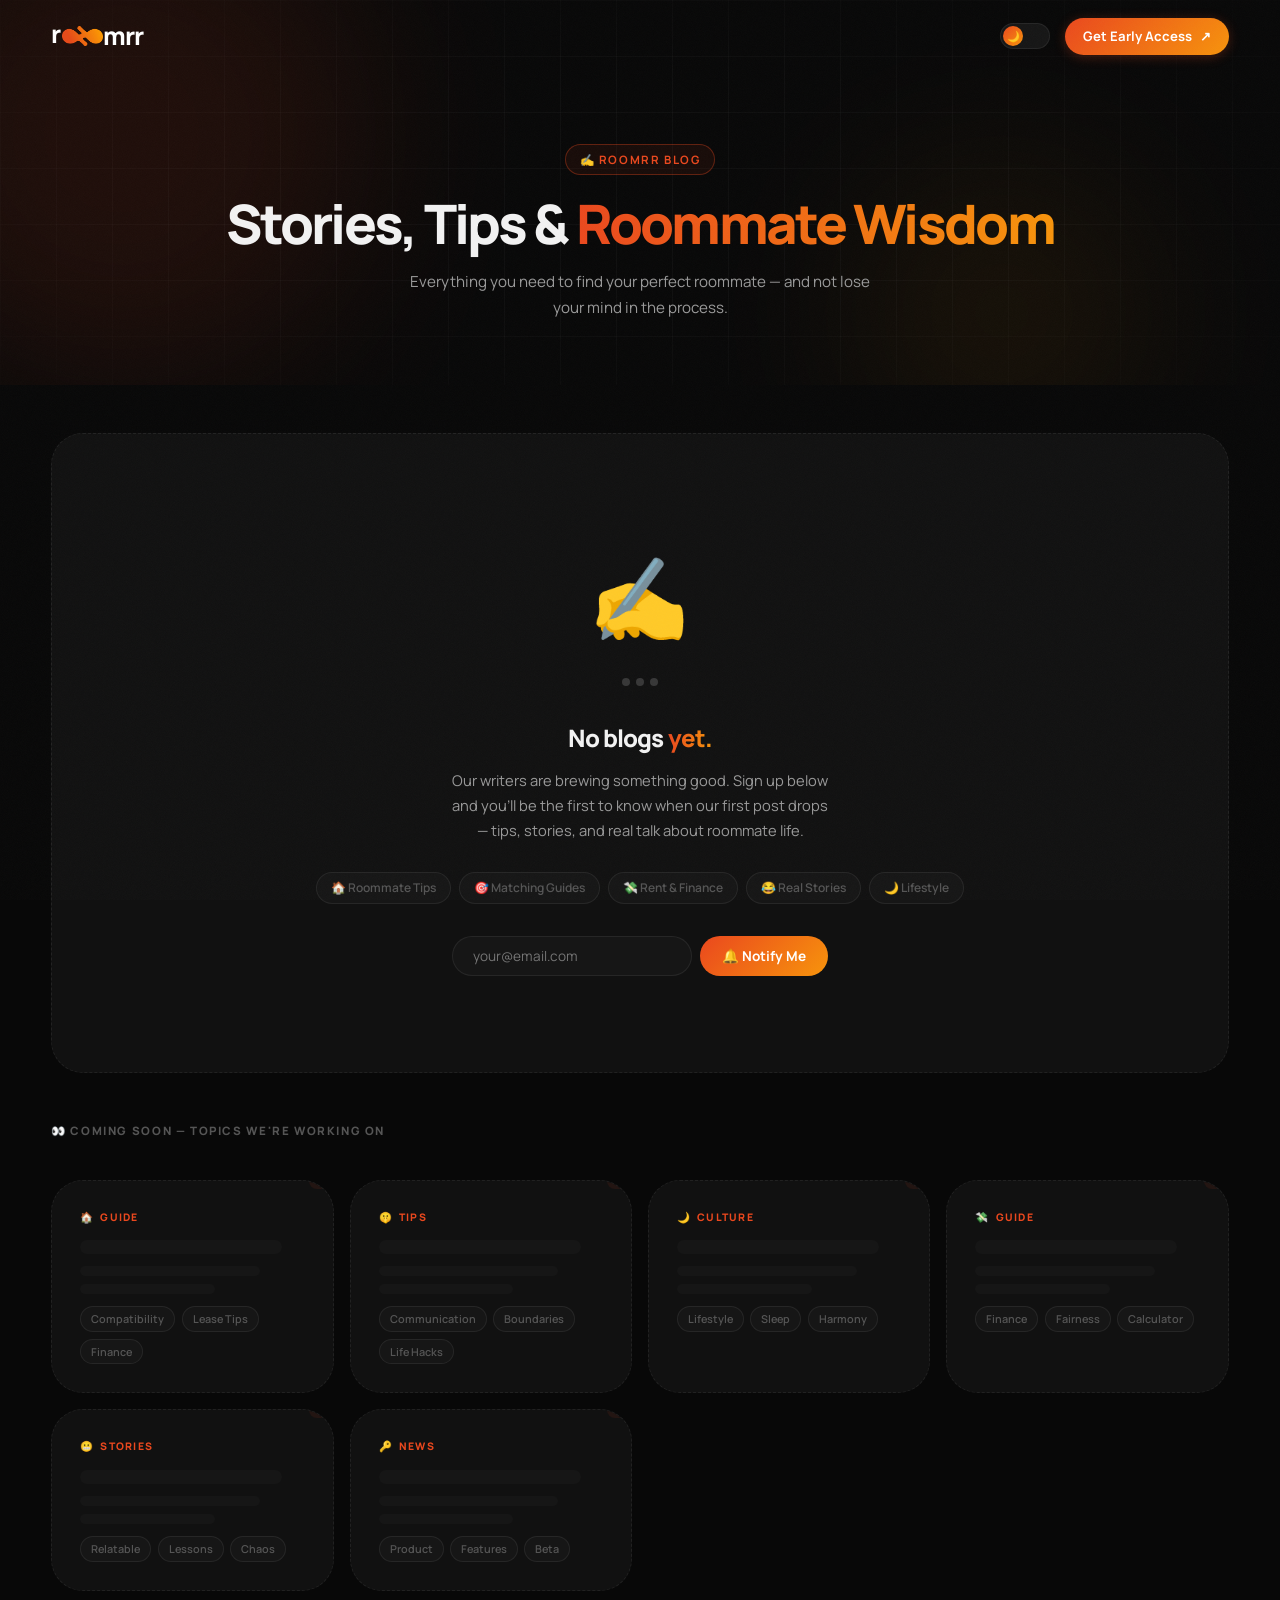
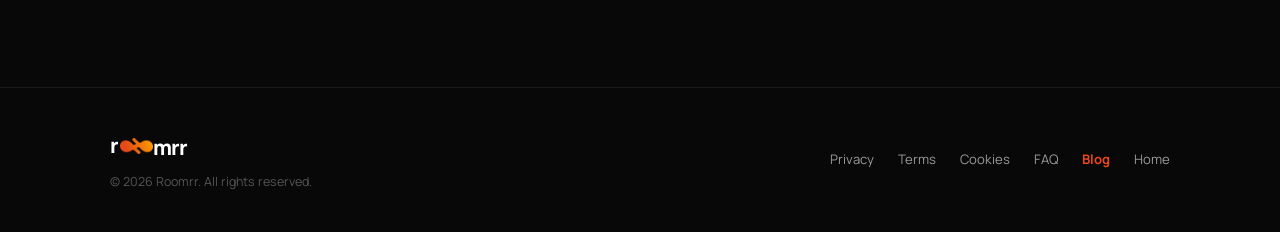
<file: blogs.html>
<!DOCTYPE html>
<html lang="en" data-theme="dark">
<head>
  <meta charset="UTF-8" />
  <meta name="viewport" content="width=device-width, initial-scale=1.0" />
  <title>Blog — Roomrr</title>
  <meta name="description" content="Roomrr Blog — tips, stories, and guides for finding your perfect roommate." />
  <style>
    @import url('https://fonts.googleapis.com/css2?family=Manrope:wght@200..800&display=swap');
    :root{--orange:#ea481e;--yellow:#f7940c;--black:#010101;--green:#4ade80;--red:#ef4444;--grad-brand:linear-gradient(135deg,var(--orange),var(--yellow));--grad-brand-text:linear-gradient(90deg,var(--orange),var(--yellow));--radius-sm:10px;--radius-md:16px;--radius-lg:24px;--radius-xl:32px;--radius-full:9999px;--transition:.28s cubic-bezier(.4,0,.2,1);--transition-spring:.5s cubic-bezier(.34,1.56,.64,1);--font:'Manrope',sans-serif;}
    [data-theme="dark"]{--bg:#080808;--bg-2:#0e0e0e;--bg-3:#161616;--bg-card:#111111;--border:rgba(255,255,255,.07);--border-hover:rgba(255,255,255,.16);--text:#f2f2f2;--text-2:#9a9a9a;--text-3:#555555;--nav-bg:rgba(8,8,8,.88);--glow-orange:rgba(234,72,30,.28);}
    [data-theme="light"]{--bg:#f9f8f6;--bg-2:#f3f2ef;--bg-3:#eceae5;--bg-card:#ffffff;--border:rgba(0,0,0,.07);--border-hover:rgba(0,0,0,.18);--text:#0a0a0a;--text-2:#5a5a5a;--text-3:#999999;--nav-bg:rgba(249,248,246,.92);--glow-orange:rgba(234,72,30,.12);}
    *,*::before,*::after{box-sizing:border-box;margin:0;padding:0;}
    html{scroll-behavior:smooth;font-size:16px;}
    body{font-family:var(--font);background:var(--bg);color:var(--text);line-height:1.65;overflow-x:hidden;transition:background .55s,color .55s;}
    a{text-decoration:none;color:inherit;} ul{list-style:none;}

    .noise-overlay{position:fixed;inset:0;z-index:99999;pointer-events:none;opacity:.028;background-image:url("data:image/svg+xml,%3Csvg viewBox='0 0 256 256' xmlns='http://www.w3.org/2000/svg'%3E%3Cfilter id='noise'%3E%3CfeTurbulence type='fractalNoise' baseFrequency='0.85' numOctaves='4' stitchTiles='stitch'/%3E%3C/filter%3E%3Crect width='100%25' height='100%25' filter='url(%23noise)'/%3E%3C/svg%3E");background-size:180px 180px;}
    .scroll-progress{position:fixed;top:0;left:0;height:2.5px;width:0%;background:var(--grad-brand);z-index:99998;border-radius:0 2px 2px 0;transition:width .08s linear;box-shadow:0 0 8px var(--orange);}
    .navbar{position:fixed;top:0;left:0;right:0;z-index:1000;padding:1.1rem 0;transition:background var(--transition),backdrop-filter var(--transition),box-shadow var(--transition),padding var(--transition);}
    .navbar.scrolled{background:var(--nav-bg);backdrop-filter:blur(24px) saturate(180%);-webkit-backdrop-filter:blur(24px) saturate(180%);box-shadow:0 1px 0 var(--border);padding:.7rem 0;}
    .nav-inner{width:min(1200px,92%);margin:0 auto;display:flex;align-items:center;gap:2rem;}
    .nav-logo{display:inline-flex;align-items:center;gap:0;text-decoration:none;margin-right:auto;}
    .logo-letter{font-family:var(--font);font-size:1.55rem;font-weight:800;letter-spacing:-.04em;color:#fff;line-height:1;}
    [data-theme="light"] .logo-letter{color:var(--black);}
    .logo-img{height:1.25rem;width:auto;display:block;object-fit:contain;margin-top:-1px;}
    .nav-actions{display:flex;align-items:center;gap:.9rem;}
    .theme-toggle{position:relative;cursor:pointer;}
    .theme-toggle input{position:absolute;opacity:0;width:0;height:0;}
    .toggle-track{display:flex;align-items:center;width:50px;height:26px;background:var(--bg-3);border:1px solid var(--border);border-radius:var(--radius-full);padding:2px;cursor:pointer;transition:background var(--transition);}
    .toggle-thumb{width:20px;height:20px;background:var(--grad-brand);border-radius:50%;display:flex;align-items:center;justify-content:center;font-size:.65rem;transition:transform var(--transition-spring);position:relative;overflow:hidden;}
    .toggle-icon{position:absolute;transition:opacity var(--transition),transform var(--transition);}
    .toggle-icon.moon{opacity:1;transform:scale(1);} .toggle-icon.sun{opacity:0;transform:scale(.5);}
    input:checked~.toggle-track .toggle-thumb{transform:translateX(24px);}
    input:checked~.toggle-track .toggle-icon.moon{opacity:0;transform:scale(.5);}
    input:checked~.toggle-track .toggle-icon.sun{opacity:1;transform:scale(1);}
    .btn{display:inline-flex;align-items:center;gap:8px;font-family:var(--font);font-size:.82rem;font-weight:700;padding:8px 18px;border-radius:var(--radius-full);border:none;outline:none;transition:transform var(--transition-spring),box-shadow var(--transition);white-space:nowrap;cursor:pointer;}
    .btn-primary{background:var(--grad-brand);color:#fff;box-shadow:0 2px 12px var(--glow-orange);}
    .btn-primary:hover{transform:translateY(-1px);box-shadow:0 4px 20px var(--glow-orange);}
    .gradient-text{background:var(--grad-brand-text);-webkit-background-clip:text;-webkit-text-fill-color:transparent;background-clip:text;}

    /* HERO */
    .blog-hero{min-height:320px;display:flex;flex-direction:column;align-items:center;justify-content:center;text-align:center;padding:9rem 5% 4rem;position:relative;overflow:hidden;}
    .blog-hero-bg{position:absolute;inset:0;pointer-events:none;z-index:0;}
    .mesh-blob{position:absolute;border-radius:50%;filter:blur(90px);}
    .blob-1{width:500px;height:500px;background:var(--orange);opacity:.1;top:-30%;left:-10%;animation:blobPulse 9s ease-in-out infinite;}
    .blob-2{width:300px;height:300px;background:var(--yellow);opacity:.07;bottom:-20%;right:10%;animation:blobPulse 11s ease-in-out infinite reverse;}
    .grid-overlay{position:absolute;inset:0;background-image:linear-gradient(var(--border) 1px,transparent 1px),linear-gradient(90deg,var(--border) 1px,transparent 1px);background-size:56px 56px;opacity:.4;mask-image:radial-gradient(ellipse 80% 80% at 50% 50%,black 40%,transparent 100%);}
    @keyframes blobPulse{0%,100%{transform:scale(1) translate(0,0);}35%{transform:scale(1.08) translate(18px,-18px);}68%{transform:scale(.94) translate(-12px,14px);}}
    .blog-hero-label{display:inline-flex;align-items:center;gap:6px;font-size:.72rem;font-weight:700;text-transform:uppercase;letter-spacing:.14em;color:var(--orange);border:1px solid rgba(234,72,30,.35);background:rgba(234,72,30,.07);padding:5px 14px;border-radius:var(--radius-full);margin-bottom:1.2rem;position:relative;z-index:1;animation:fadeUp .6s ease both;}
    .blog-hero h1{font-size:clamp(2rem,5vw,3.4rem);font-weight:800;letter-spacing:-.05em;line-height:1.08;position:relative;z-index:1;animation:fadeUp .6s .1s ease both;}
    .blog-hero p{font-size:.95rem;color:var(--text-2);margin-top:1rem;max-width:480px;line-height:1.7;position:relative;z-index:1;animation:fadeUp .6s .2s ease both;}
    @keyframes fadeUp{from{opacity:0;transform:translateY(24px);}to{opacity:1;transform:translateY(0);}}

    /* MAIN */
    .blog-main{width:min(1200px,92%);margin:0 auto;padding:3rem 0 6rem;}

    /* FILTER BAR */
    .blog-filters{display:flex;align-items:center;gap:.7rem;flex-wrap:wrap;margin-bottom:2.5rem;}
    .filter-btn{display:inline-flex;align-items:center;gap:6px;font-family:var(--font);font-size:.78rem;font-weight:700;padding:7px 16px;border-radius:var(--radius-full);border:1.5px solid var(--border);background:none;color:var(--text-2);cursor:pointer;transition:all var(--transition);}
    .filter-btn:hover{border-color:var(--orange);color:var(--orange);}
    .filter-btn.active{background:var(--grad-brand);border-color:transparent;color:#fff;}
    .blog-count{margin-left:auto;font-size:.78rem;color:var(--text-3);font-weight:600;}

    /* GRID */
    .blog-grid{display:grid;grid-template-columns:repeat(auto-fill,minmax(340px,1fr));gap:1.5rem;}

    /* BLOG CARD */
    .blog-card{background:var(--bg-card);border:1px solid var(--border);border-radius:var(--radius-xl);overflow:hidden;transition:transform var(--transition-spring),border-color var(--transition),box-shadow var(--transition);cursor:pointer;position:relative;}
    .blog-card::before{content:'';position:absolute;inset:-1px;border-radius:inherit;background:var(--grad-brand);z-index:-1;opacity:0;transition:opacity var(--transition);}
    .blog-card:hover::before{opacity:1;}
    .blog-card:hover{transform:translateY(-6px);box-shadow:0 20px 50px var(--glow-orange);}
    .blog-card-img{width:100%;height:200px;object-fit:cover;display:block;background:var(--bg-3);}
    .blog-card-img-placeholder{width:100%;height:200px;background:var(--bg-3);display:flex;align-items:center;justify-content:center;font-size:3rem;}
    .blog-card-body{padding:22px;}
    .blog-card-meta{display:flex;align-items:center;gap:8px;margin-bottom:10px;flex-wrap:wrap;}
    .blog-tag{font-size:.65rem;font-weight:700;text-transform:uppercase;letter-spacing:.08em;color:var(--orange);background:rgba(234,72,30,.08);border:1px solid rgba(234,72,30,.18);padding:3px 10px;border-radius:var(--radius-full);}
    .blog-date{font-size:.72rem;color:var(--text-3);font-weight:500;}
    .blog-read-time{font-size:.72rem;color:var(--text-3);font-weight:500;}
    .blog-card h2{font-size:1rem;font-weight:800;letter-spacing:-.03em;line-height:1.35;margin-bottom:10px;}
    .blog-card p{font-size:.84rem;color:var(--text-2);line-height:1.7;display:-webkit-box;-webkit-line-clamp:3;-webkit-box-orient:vertical;overflow:hidden;}
    .blog-card-footer{display:flex;align-items:center;justify-content:space-between;margin-top:16px;padding-top:14px;border-top:1px solid var(--border);}
    .blog-author{display:flex;align-items:center;gap:8px;}
    .blog-author-avatar{width:28px;height:28px;border-radius:50%;background:var(--grad-brand);display:flex;align-items:center;justify-content:center;font-size:.8rem;flex-shrink:0;overflow:hidden;}
    .blog-author-avatar img{width:100%;height:100%;object-fit:cover;}
    .blog-author-name{font-size:.76rem;font-weight:600;color:var(--text-2);}
    .blog-read-link{font-size:.76rem;font-weight:700;color:var(--orange);display:flex;align-items:center;gap:4px;transition:gap var(--transition);}
    .blog-card:hover .blog-read-link{gap:8px;}

    /* FEATURED CARD */
    .blog-card.featured{grid-column:1/-1;}
    .blog-card.featured .blog-card-img-placeholder{height:280px;}
    .blog-card.featured h2{font-size:1.3rem;}

    /* EMPTY STATE */
    .blog-empty{display:flex;flex-direction:column;align-items:center;justify-content:center;text-align:center;padding:6rem 2rem;border:1px dashed var(--border);border-radius:var(--radius-xl);background:var(--bg-card);}
    .blog-empty-visual{position:relative;margin-bottom:2rem;}
    .blog-empty-emoji{font-size:5rem;display:block;animation:floatEmpty 4s ease-in-out infinite;}
    @keyframes floatEmpty{0%,100%{transform:translateY(0) rotate(-3deg);}50%{transform:translateY(-14px) rotate(3deg);}}
    .blog-empty-dots{display:flex;justify-content:center;gap:6px;margin-top:1rem;}
    .blog-empty-dot{width:8px;height:8px;border-radius:50%;background:var(--border-hover);animation:dotPulse 1.5s ease-in-out infinite;}
    .blog-empty-dot:nth-child(2){animation-delay:.2s;}
    .blog-empty-dot:nth-child(3){animation-delay:.4s;}
    @keyframes dotPulse{0%,100%{opacity:.3;transform:scale(1);}50%{opacity:1;transform:scale(1.3);background:var(--orange);}}
    .blog-empty h2{font-size:1.5rem;font-weight:800;letter-spacing:-.04em;margin-bottom:.7rem;}
    .blog-empty p{font-size:.92rem;color:var(--text-2);max-width:380px;line-height:1.7;margin-bottom:1.8rem;}
    .blog-empty-tags{display:flex;flex-wrap:wrap;justify-content:center;gap:.5rem;margin-bottom:2rem;}
    .blog-empty-tag{font-size:.75rem;font-weight:600;color:var(--text-3);border:1px solid var(--border);padding:5px 14px;border-radius:var(--radius-full);background:var(--bg-3);}
    .blog-notify-form{display:flex;gap:.5rem;flex-wrap:wrap;justify-content:center;}
    .blog-notify-input{background:var(--bg-3);border:1.5px solid var(--border);border-radius:var(--radius-full);padding:10px 20px;font-family:var(--font);font-size:.85rem;color:var(--text);outline:none;transition:border-color var(--transition);min-width:240px;}
    .blog-notify-input:focus{border-color:var(--orange);}
    .blog-notify-btn{background:var(--grad-brand);color:#fff;border:none;border-radius:var(--radius-full);padding:10px 22px;font-family:var(--font);font-size:.85rem;font-weight:700;cursor:pointer;transition:transform var(--transition-spring),box-shadow var(--transition);}
    .blog-notify-btn:hover{transform:translateY(-2px);box-shadow:0 4px 20px var(--glow-orange);}
    .blog-notify-success{font-size:.82rem;color:var(--green);font-weight:600;margin-top:.8rem;display:none;}

    /* COMING SOON CARDS (skeleton teasers) */
    .coming-soon-grid{display:grid;grid-template-columns:repeat(auto-fill,minmax(280px,1fr));gap:1rem;margin-top:2.5rem;}
    .coming-soon-card{background:var(--bg-card);border:1px dashed var(--border);border-radius:var(--radius-xl);padding:28px;position:relative;overflow:hidden;}
    .coming-soon-card::before{content:'';position:absolute;top:0;right:0;font-size:.6rem;font-weight:800;text-transform:uppercase;letter-spacing:.1em;background:rgba(234,72,30,.08);color:var(--orange);padding:4px 12px;border-radius:0 0 0 var(--radius-sm);}
    .skel-line{height:10px;background:var(--bg-3);border-radius:var(--radius-full);margin-bottom:8px;animation:skelShimmer 1.8s ease-in-out infinite;}
    .skel-line.w80{width:80%;}
    .skel-line.w60{width:60%;}
    .skel-line.w90{width:90%;}
    .skel-line.w40{width:40%;}
    .skel-line.tall{height:14px;margin-bottom:12px;}
    @keyframes skelShimmer{0%,100%{opacity:.4;}50%{opacity:.9;}}
    .coming-soon-label{font-size:.65rem;font-weight:800;text-transform:uppercase;letter-spacing:.12em;color:var(--orange);margin-bottom:14px;display:flex;align-items:center;gap:6px;}
    .coming-soon-topics{display:flex;flex-wrap:wrap;gap:.4rem;margin-top:12px;}
    .coming-soon-topic{font-size:.68rem;font-weight:600;color:var(--text-3);background:var(--bg-3);border:1px solid var(--border);padding:3px 10px;border-radius:var(--radius-full);}

    /* FOOTER */
    .footer{background:var(--bg);border-top:1px solid var(--border);padding:2.5rem 5%;}
    .footer-inner{width:min(1200px,92%);margin:0 auto;display:flex;justify-content:space-between;align-items:center;flex-wrap:wrap;gap:1rem;}
    .footer-logo-wrap{display:flex;align-items:center;gap:0;}
    .footer-logo-letter{font-family:var(--font);font-size:1.3rem;font-weight:800;letter-spacing:-.04em;color:#fff;}
    [data-theme="light"] .footer-logo-letter{color:var(--black);}
    .footer-logo-img{height:1rem;width:auto;display:block;object-fit:contain;margin-top:-1px;}
    .footer-copy{font-size:.78rem;color:var(--text-3);}
    .footer-links-row{display:flex;gap:1.5rem;}
    .footer-links-row a{font-size:.82rem;color:var(--text-2);transition:color var(--transition);}
    .footer-links-row a:hover,.footer-links-row a.active{color:var(--orange);}
    .footer-links-row a.active{font-weight:700;}
    .back-to-top{position:fixed;bottom:2rem;right:2rem;width:48px;height:48px;border-radius:50%;background:var(--grad-brand);color:#fff;border:none;display:flex;align-items:center;justify-content:center;box-shadow:0 4px 20px rgba(234,72,30,.28);z-index:9000;cursor:pointer;opacity:0;visibility:hidden;transform:translateY(12px);transition:opacity .28s,visibility .28s,transform .5s cubic-bezier(.34,1.56,.64,1),box-shadow .28s;}
    .back-to-top.visible{opacity:1;visibility:visible;transform:translateY(0);}
    .back-to-top:hover{box-shadow:0 8px 32px rgba(234,72,30,.4);transform:translateY(-3px);}
    @media(max-width:600px){.blog-hero{padding:8rem 5% 3rem;}.blog-grid{grid-template-columns:1fr;}.coming-soon-grid{grid-template-columns:1fr;}.footer-inner{flex-direction:column;align-items:flex-start;}.footer-links-row{flex-wrap:wrap;gap:1rem;}}
  </style>
</head>
<body>
  <div class="noise-overlay" aria-hidden="true"></div>
  <div class="scroll-progress" id="scrollProgress"></div>

  <nav class="navbar" id="navbar">
    <div class="nav-inner">
      <a href="index.html" class="nav-logo" aria-label="Roomrr home">
        <span class="logo-letter" style="margin-right:2px;margin-bottom:4px">r</span>
        <img src="logo.png" class="logo-img" alt="" aria-hidden="true" />
        <span class="logo-letter">mrr</span>
      </a>
      <div class="nav-actions">
        <label class="theme-toggle" aria-label="Toggle dark/light mode">
          <input type="checkbox" id="themeToggle" />
          <span class="toggle-track"><span class="toggle-thumb"><span class="toggle-icon moon">🌙</span><span class="toggle-icon sun">☀️</span></span></span>
        </label>
        <a href="index.html#waitlist" class="btn btn-primary"><span>Get Early Access</span><span>↗</span></a>
      </div>
    </div>
  </nav>

  <section class="blog-hero">
    <div class="blog-hero-bg">
      <div class="mesh-blob blob-1"></div>
      <div class="mesh-blob blob-2"></div>
      <div class="grid-overlay"></div>
    </div>
    <div class="blog-hero-label">✍️ Roomrr Blog</div>
    <h1>Stories, Tips &amp; <span class="gradient-text">Roommate Wisdom</span></h1>
    <p>Everything you need to find your perfect roommate — and not lose your mind in the process.</p>
  </section>

  <main class="blog-main" id="blogMain">
    <!-- Filters rendered by JS -->
    <div id="blogFilters"></div>
    <!-- Blog grid rendered by JS -->
    <div id="blogGrid"></div>
  </main>

  <footer class="footer">
    <div class="footer-inner">
      <div>
        <div class="footer-logo-wrap">
          <span class="footer-logo-letter" style="margin-right:2px;margin-bottom:4px">r</span>
          <img src="logo.png" class="footer-logo-img" alt="" aria-hidden="true" />
          <span class="footer-logo-letter">mrr</span>
        </div>
        <div class="footer-copy" style="margin-top:6px;">© 2026 Roomrr. All rights reserved.</div>
      </div>
      <nav class="footer-links-row" aria-label="Footer links">
        <a href="privacy_policy.html">Privacy</a>
        <a href="terms_of_service.html">Terms</a>
        <a href="cookies.html">Cookies</a>
        <a href="faq.html">FAQ</a>
        <a href="blog.html" class="active">Blog</a>
        <a href="index.html">Home</a>
      </nav>
    </div>
  </footer>

  <button class="back-to-top" id="backToTop" aria-label="Back to top">
    <svg width="20" height="20" viewBox="0 0 20 20" fill="none"><path d="M10 15V5M10 5L5 10M10 5L15 10" stroke="currentColor" stroke-width="2.2" stroke-linecap="round" stroke-linejoin="round"/></svg>
  </button>

  <script>
    /* ============================================================
       ROOMRR BLOG — DATA STORE
       To add a blog post, add an object to the BLOG_POSTS array.
       Leave the array empty to show the "No blogs yet" state.
       ============================================================

       Each post object shape:
       {
         id:        (string)  unique slug, e.g. "how-to-find-roommate"
         title:     (string)  post title
         excerpt:   (string)  short description (2-3 sentences)
         category:  (string)  one of: "Tips", "Stories", "Guide", "News", "Culture"
         emoji:     (string)  emoji used as cover image placeholder
         author:    (string)  author display name
         authorAvatar: (string) emoji avatar for author, or image URL
         date:      (string)  human-readable date e.g. "April 10, 2026"
         readTime:  (string)  e.g. "5 min read"
         featured:  (boolean) if true, card spans full width (first featured only)
         url:       (string)  link to the full article (use "#" if not published yet)
       }
    ============================================================ */

    var BLOG_POSTS = [
      // ← Add blog posts here. Leave empty for the "No blogs yet" state.
      // Example (uncomment to test):
      // {
      //   id: "how-to-find-perfect-roommate",
      //   title: "How to Find Your Perfect Roommate in 2026 (Without Losing Your Mind)",
      //   excerpt: "Finding a good roommate feels impossible — until you know what to actually look for. We break down the 7 questions you need to ask before signing any lease together.",
      //   category: "Guide",
      //   emoji: "🏠",
      //   author: "Roomrr Team",
      //   authorAvatar: "🏠",
      //   date: "April 10, 2026",
      //   readTime: "6 min read",
      //   featured: true,
      //   url: "#"
      // },
    ];

    /* ============================================================
       UPCOMING TOPICS — shown in the empty state
       These give readers a preview of what's coming.
    ============================================================ */
    var UPCOMING_TOPICS = [
      { emoji: "🏠", label: "Guide", title: "7 Questions to Ask Before Signing a Lease Together", topics: ["Compatibility", "Lease Tips", "Finance"] },
      { emoji: "🤫", label: "Tips", title: "How to Set Household Rules Without Feeling Awkward", topics: ["Communication", "Boundaries", "Life Hacks"] },
      { emoji: "🌙", label: "Culture", title: "Night Owl vs. Early Riser: Can You Make It Work?", topics: ["Lifestyle", "Sleep", "Harmony"] },
      { emoji: "💸", label: "Guide", title: "Splitting Rent Fairly: Every Method Explained", topics: ["Finance", "Fairness", "Calculator"] },
      { emoji: "😬", label: "Stories", title: "Real Roommate Disaster Stories (And What We Learned)", topics: ["Relatable", "Lessons", "Chaos"] },
      { emoji: "🔑", label: "News", title: "Roomrr Is Launching — Here's What's Coming", topics: ["Product", "Features", "Beta"] },
    ];

    /* ============================================================
       RENDER ENGINE
    ============================================================ */

    var ALL_CATEGORIES = ['All'];
    if (BLOG_POSTS.length > 0) {
      BLOG_POSTS.forEach(function(p) {
        if (!ALL_CATEGORIES.includes(p.category)) ALL_CATEGORIES.push(p.category);
      });
    }

    var activeFilter = 'All';

    function renderFilters() {
      if (BLOG_POSTS.length === 0) { document.getElementById('blogFilters').innerHTML = ''; return; }
      var html = '<div class="blog-filters">';
      ALL_CATEGORIES.forEach(function(cat) {
        html += '<button class="filter-btn' + (cat === activeFilter ? ' active' : '') + '" data-cat="' + cat + '">' + cat + '</button>';
      });
      html += '<span class="blog-count" id="blogCount"></span></div>';
      document.getElementById('blogFilters').innerHTML = html;
      document.querySelectorAll('.filter-btn').forEach(function(btn) {
        btn.addEventListener('click', function() {
          activeFilter = btn.dataset.cat;
          document.querySelectorAll('.filter-btn').forEach(function(b) { b.classList.remove('active'); });
          btn.classList.add('active');
          renderGrid();
        });
      });
    }

    function renderGrid() {
      var grid = document.getElementById('blogGrid');
      if (BLOG_POSTS.length === 0) {
        grid.innerHTML = renderEmpty();
        bindNotifyForm();
        return;
      }
      var filtered = activeFilter === 'All' ? BLOG_POSTS : BLOG_POSTS.filter(function(p) { return p.category === activeFilter; });
      var countEl = document.getElementById('blogCount');
      if (countEl) countEl.textContent = filtered.length + ' post' + (filtered.length !== 1 ? 's' : '');
      if (filtered.length === 0) {
        grid.innerHTML = '<div style="text-align:center;padding:4rem 2rem;color:var(--text-3);font-size:.9rem;">No posts in this category yet. Check back soon!</div>';
        return;
      }
      var html = '<div class="blog-grid">';
      filtered.forEach(function(post, idx) {
        var isFeatured = post.featured && idx === 0;
        html += renderCard(post, isFeatured);
      });
      html += '</div>';
      grid.innerHTML = html;
    }

    function renderCard(post, isFeatured) {
      return '<article class="blog-card' + (isFeatured ? ' featured' : '') + '" onclick="window.location.href=\'' + post.url + '\'" role="link" tabindex="0">' +
        '<div class="blog-card-img-placeholder">' + post.emoji + '</div>' +
        '<div class="blog-card-body">' +
          '<div class="blog-card-meta">' +
            '<span class="blog-tag">' + post.category + '</span>' +
            '<span class="blog-date">' + post.date + '</span>' +
            '<span class="blog-read-time">· ' + post.readTime + '</span>' +
          '</div>' +
          '<h2>' + post.title + '</h2>' +
          '<p>' + post.excerpt + '</p>' +
          '<div class="blog-card-footer">' +
            '<div class="blog-author">' +
              '<div class="blog-author-avatar">' + post.authorAvatar + '</div>' +
              '<span class="blog-author-name">' + post.author + '</span>' +
            '</div>' +
            '<span class="blog-read-link">Read more <span>→</span></span>' +
          '</div>' +
        '</div>' +
      '</article>';
    }

    function renderEmpty() {
      var skeletonCards = UPCOMING_TOPICS.map(function(t) {
        return '<div class="coming-soon-card">' +
          '<div class="coming-soon-label"><span>' + t.emoji + '</span>' + t.label + '</div>' +
          '<div class="skel-line tall w90"></div>' +
          '<div class="skel-line w80"></div>' +
          '<div class="skel-line w60"></div>' +
          '<div class="coming-soon-topics">' +
            t.topics.map(function(tp) { return '<span class="coming-soon-topic">' + tp + '</span>'; }).join('') +
          '</div>' +
        '</div>';
      }).join('');

      return '<div class="blog-empty">' +
          '<div class="blog-empty-visual">' +
            '<span class="blog-empty-emoji">✍️</span>' +
            '<div class="blog-empty-dots"><div class="blog-empty-dot"></div><div class="blog-empty-dot"></div><div class="blog-empty-dot"></div></div>' +
          '</div>' +
          '<h2>No blogs <span class="gradient-text">yet.</span></h2>' +
          '<p>Our writers are brewing something good. Sign up below and you\'ll be the first to know when our first post drops — tips, stories, and real talk about roommate life.</p>' +
          '<div class="blog-empty-tags">' +
            '<span class="blog-empty-tag">🏠 Roommate Tips</span>' +
            '<span class="blog-empty-tag">🎯 Matching Guides</span>' +
            '<span class="blog-empty-tag">💸 Rent &amp; Finance</span>' +
            '<span class="blog-empty-tag">😂 Real Stories</span>' +
            '<span class="blog-empty-tag">🌙 Lifestyle</span>' +
          '</div>' +
          '<form class="blog-notify-form" id="notifyForm" novalidate>' +
            '<input type="email" class="blog-notify-input" id="notifyEmail" placeholder="your@email.com" required />' +
            '<button type="submit" class="blog-notify-btn">🔔 Notify Me</button>' +
          '</form>' +
          '<p class="blog-notify-success" id="notifySuccess">🎉 You\'re on the list! We\'ll ping you when the first post goes live.</p>' +
        '</div>' +
        '<div style="margin-top:3rem;">' +
          '<div style="font-size:.72rem;font-weight:800;text-transform:uppercase;letter-spacing:.14em;color:var(--text-3);margin-bottom:1.2rem;">👀 Coming soon — topics we\'re working on</div>' +
          '<div class="coming-soon-grid">' + skeletonCards + '</div>' +
        '</div>';
    }

    function bindNotifyForm() {
      var form = document.getElementById('notifyForm');
      if (!form) return;
      form.addEventListener('submit', function(e) {
        e.preventDefault();
        var email = document.getElementById('notifyEmail').value.trim();
        var re = /^[^\s@]+@[^\s@]+\.[^\s@]+$/;
        if (!email || !re.test(email)) {
          document.getElementById('notifyEmail').style.borderColor = 'var(--red)';
          return;
        }
        // Store locally
        try { var b = JSON.parse(localStorage.getItem('roomrr_blog_notify')||'[]'); b.push({email:email,ts:new Date().toISOString()}); localStorage.setItem('roomrr_blog_notify',JSON.stringify(b)); } catch(e) {}
        form.style.display = 'none';
        var s = document.getElementById('notifySuccess');
        if (s) s.style.display = 'block';
      });
    }

    /* ============================================================
       INIT
    ============================================================ */
    renderFilters();
    renderGrid();

    /* ============================================================
       UTILITIES
    ============================================================ */
    (function(){var t=document.getElementById('themeToggle'),h=document.documentElement,s=localStorage.getItem('roomr-theme')||'dark';h.setAttribute('data-theme',s);if(t)t.checked=(s==='light');if(t)t.addEventListener('change',function(){var n=t.checked?'light':'dark';h.setAttribute('data-theme',n);localStorage.setItem('roomr-theme',n);});})();
    (function(){var nb=document.getElementById('navbar');window.addEventListener('scroll',function(){if(nb)nb.classList.toggle('scrolled',window.scrollY>60);},{passive:true});})();
    (function(){var bar=document.getElementById('scrollProgress');window.addEventListener('scroll',function(){var sc=document.documentElement.scrollHeight-window.innerHeight;bar.style.width=(sc>0?(window.scrollY/sc)*100:0)+'%';},{passive:true});})();
    (function(){var btt=document.getElementById('backToTop');window.addEventListener('scroll',function(){btt.classList.toggle('visible',window.scrollY>400);},{passive:true});btt.addEventListener('click',function(){window.scrollTo({top:0,behavior:'smooth'});});})();
  </script>
</body>
</html>
</file>
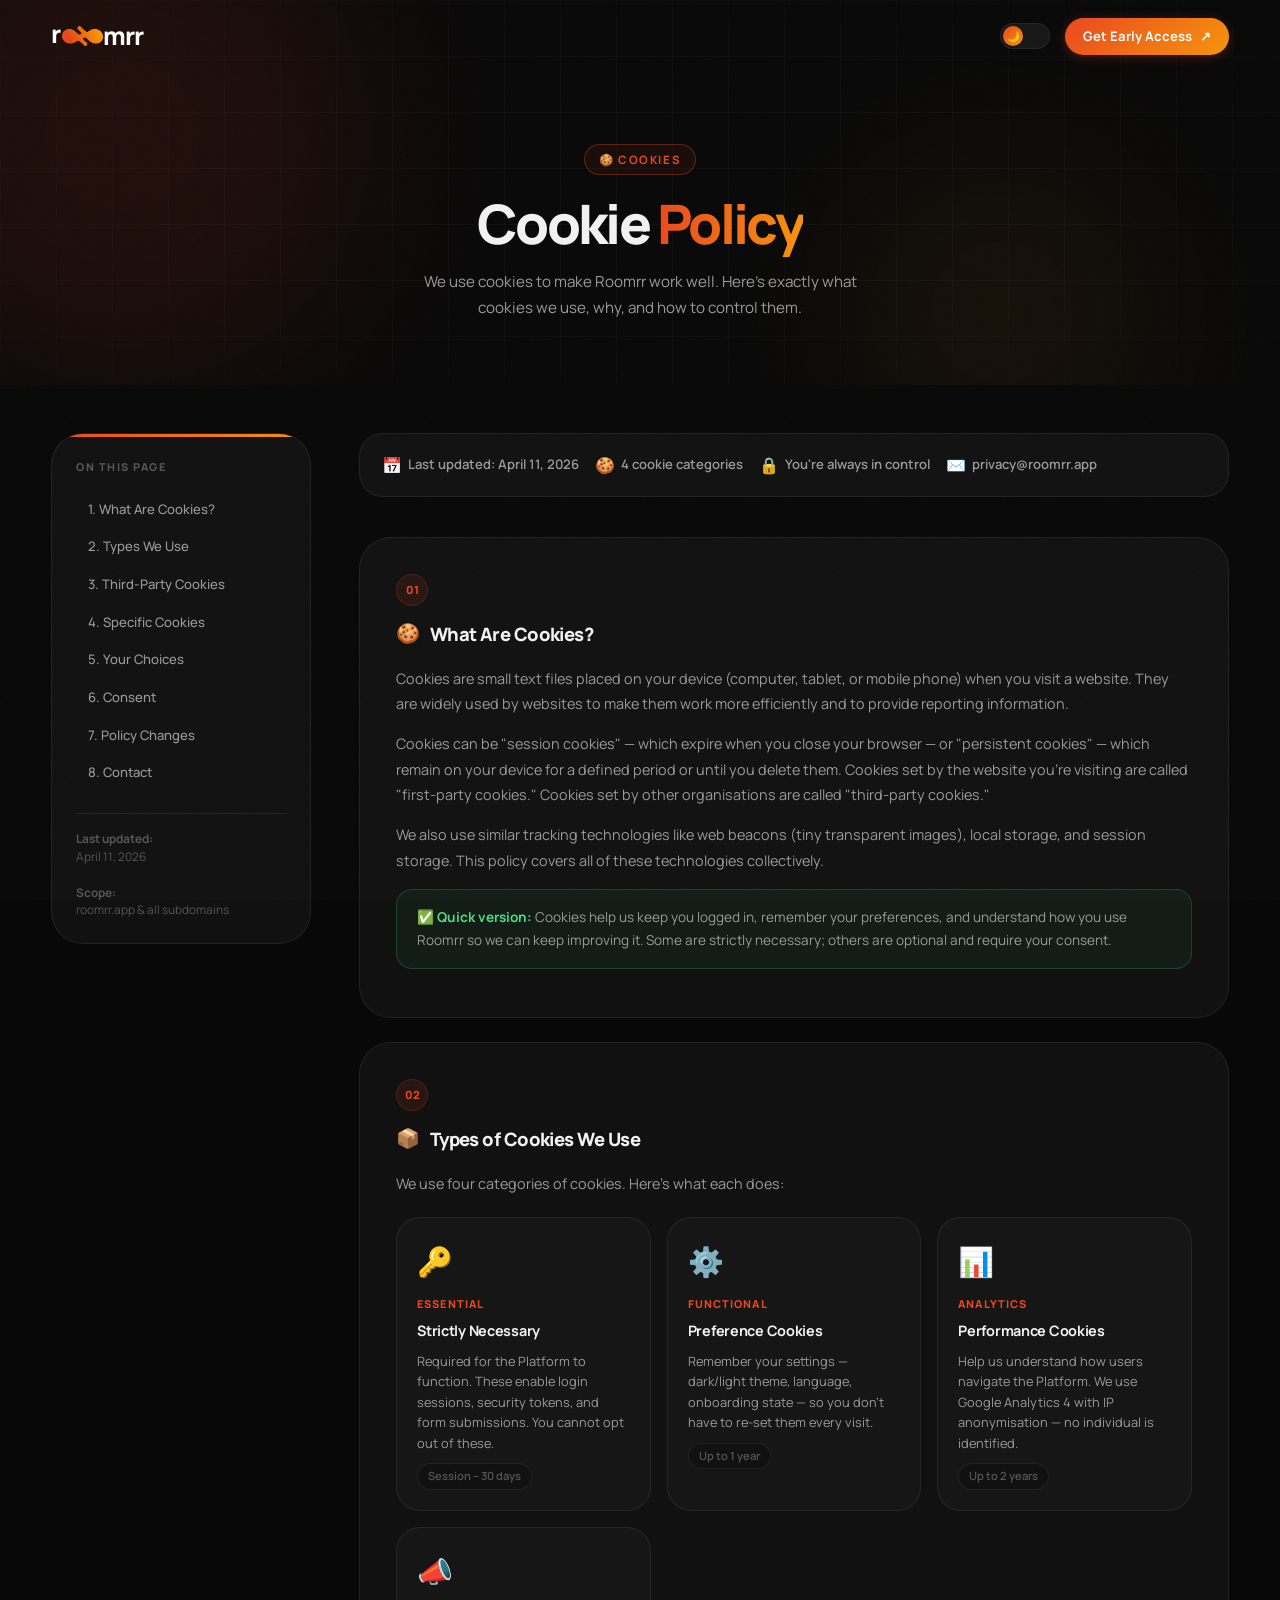
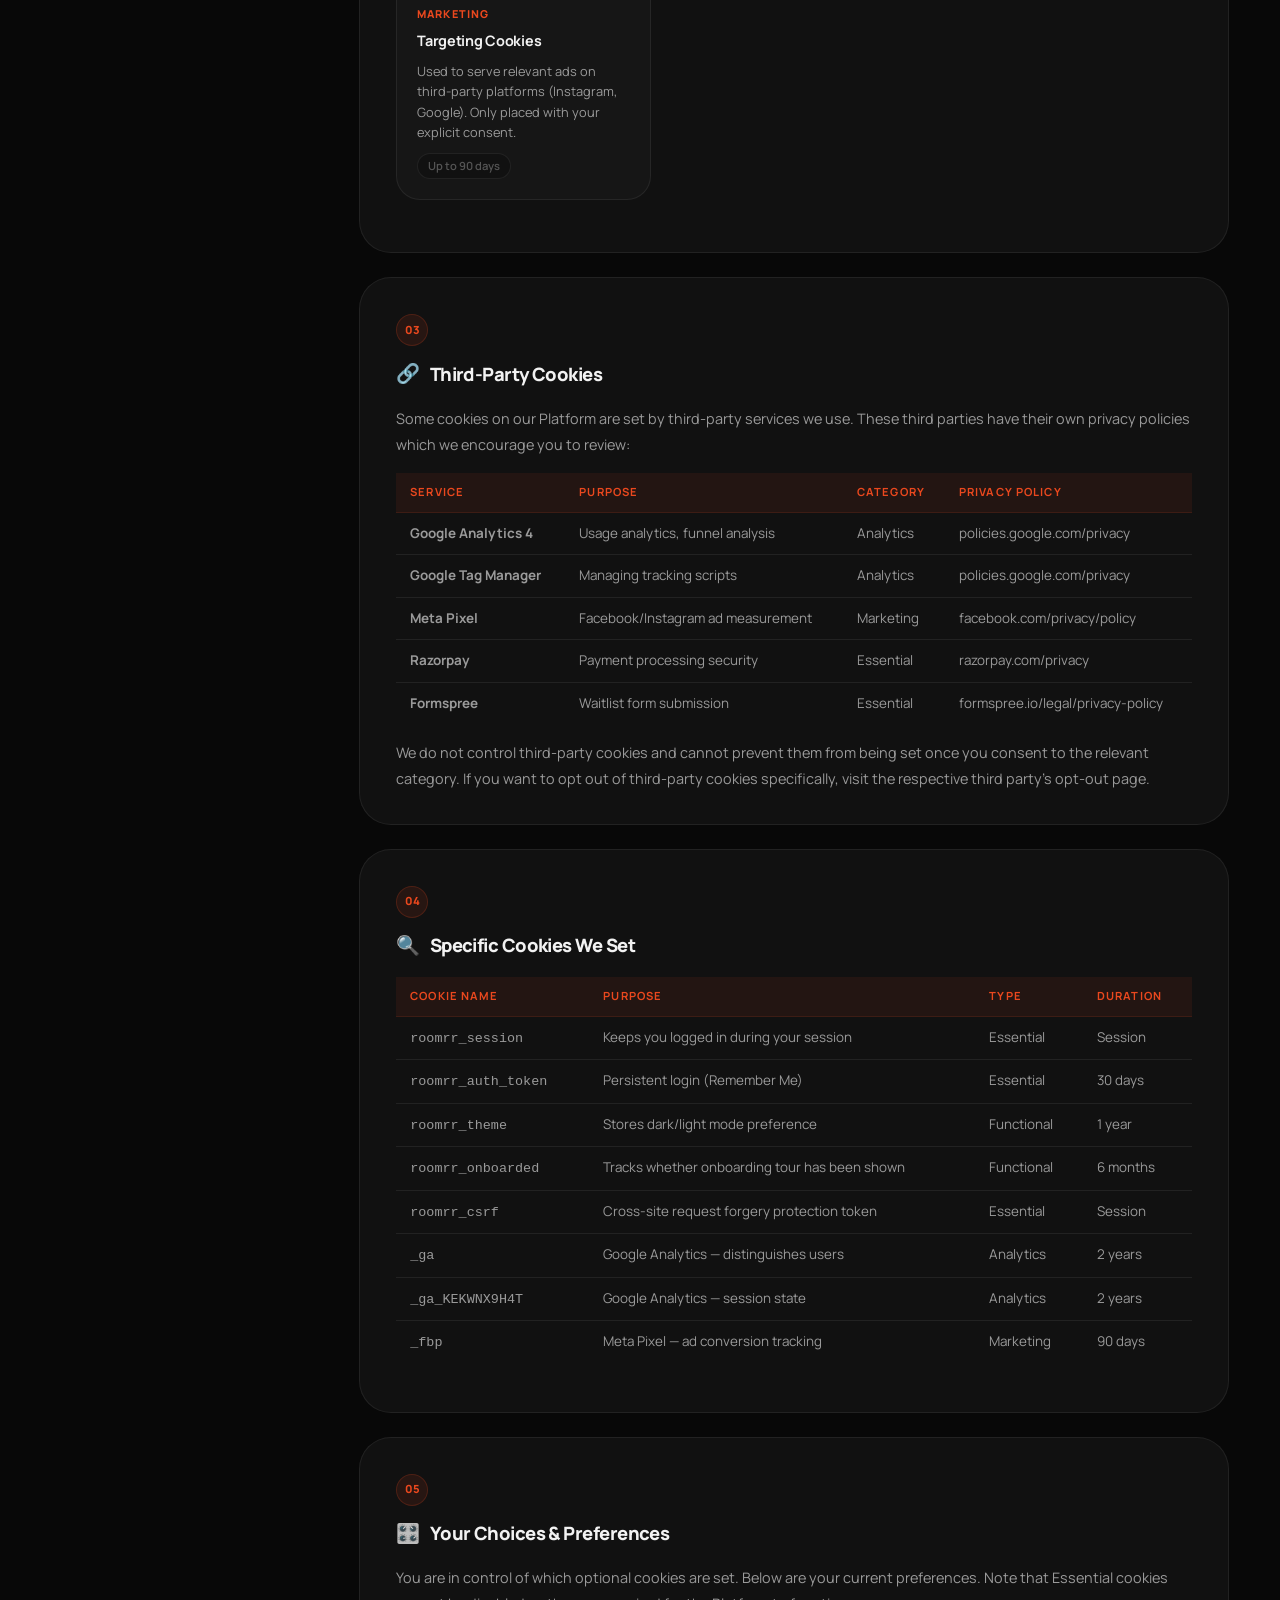
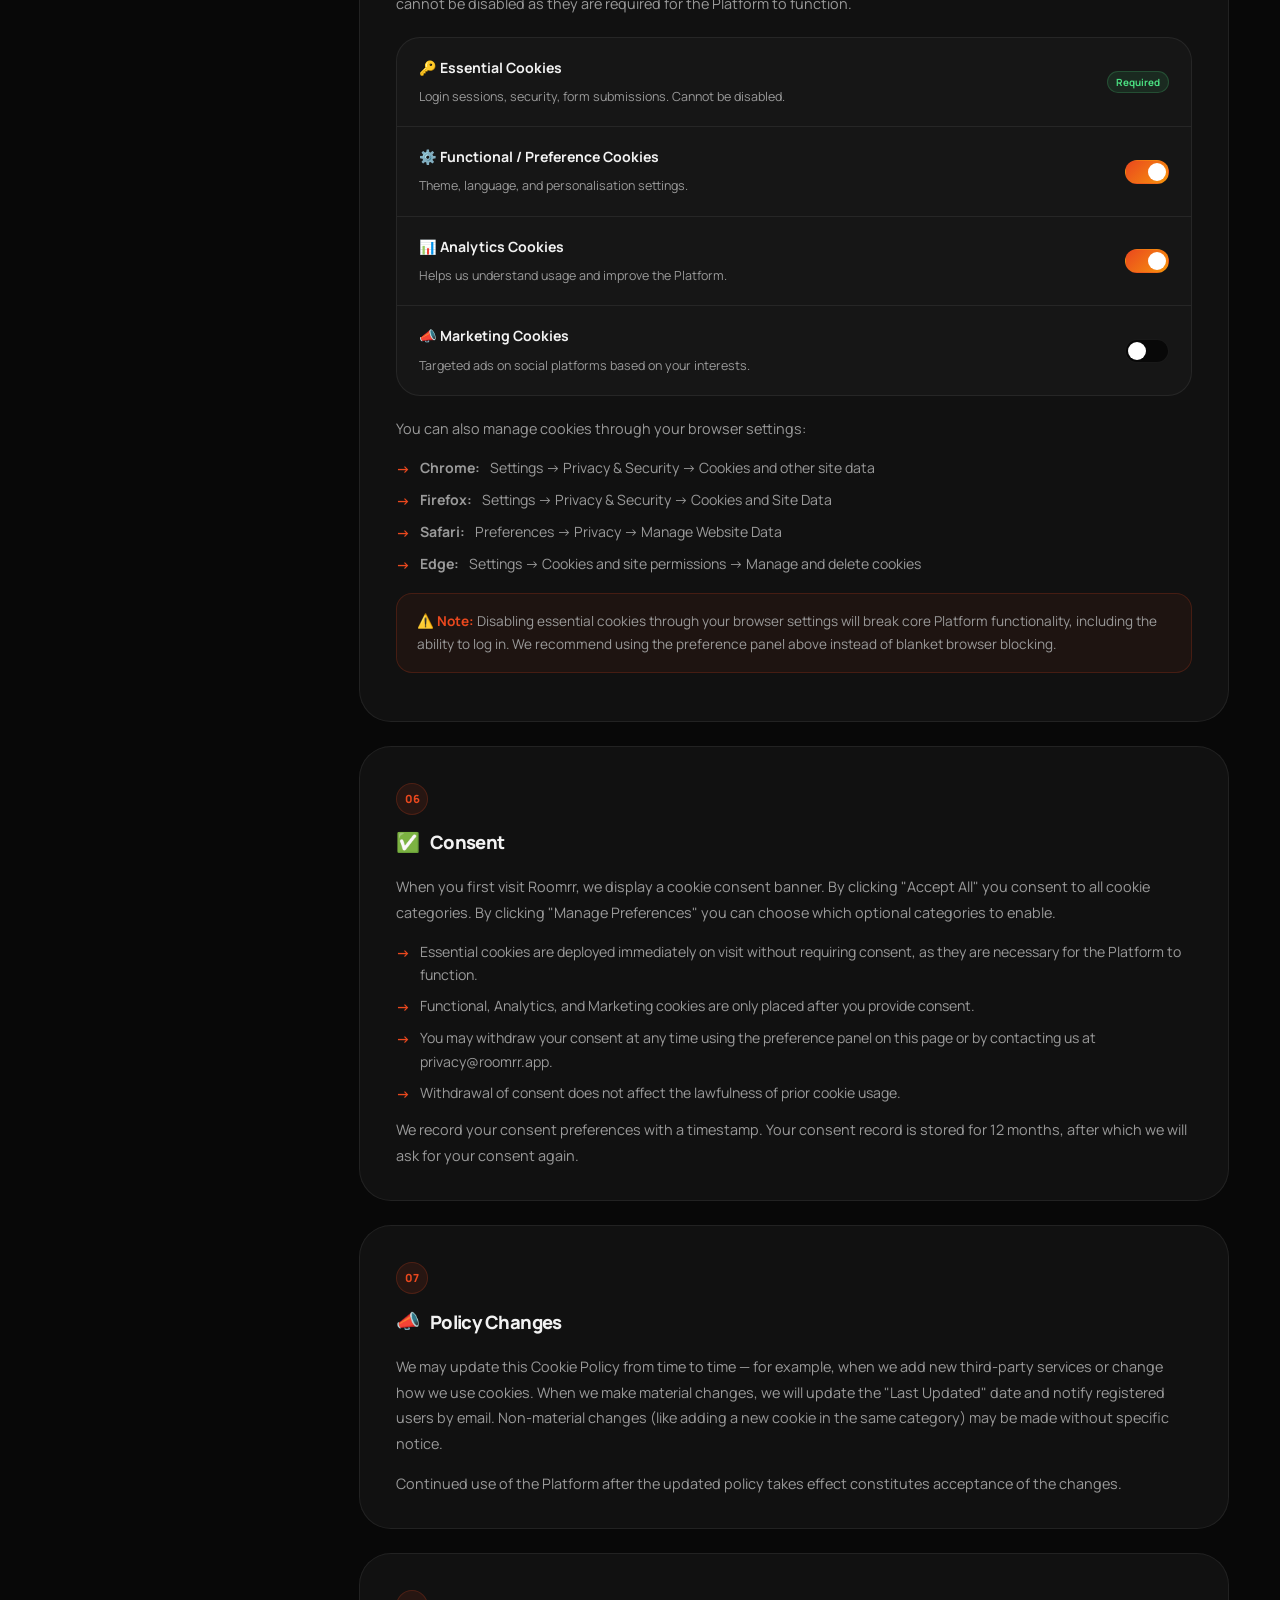
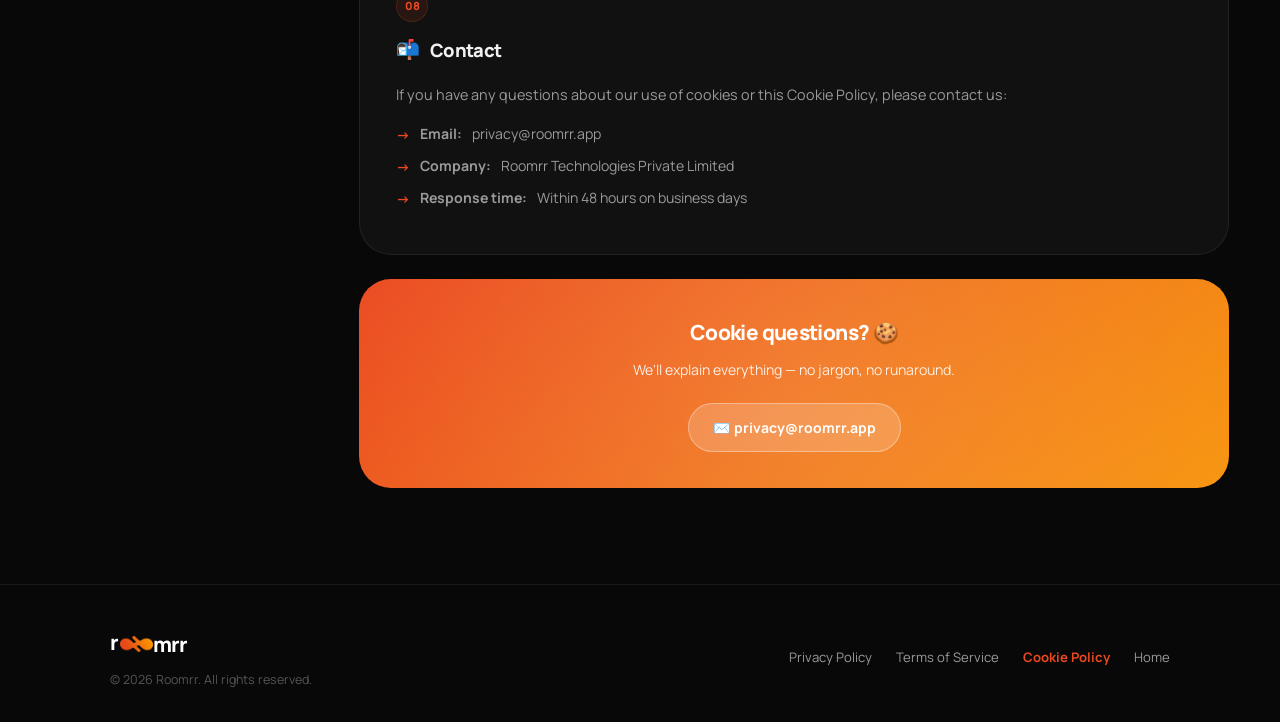
<file: cookies.html>
<!DOCTYPE html>
<html lang="en" data-theme="dark">
<head>
  <meta charset="UTF-8" />
  <meta name="viewport" content="width=device-width, initial-scale=1.0" />
  <title>Cookie Policy — Roomrr</title>
  <meta name="description" content="Roomrr's Cookie Policy — how we use cookies and tracking technologies." />
  <style>
    @import url('https://fonts.googleapis.com/css2?family=Manrope:wght@200..800&display=swap');
    :root{--orange:#ea481e;--yellow:#f7940c;--black:#010101;--green:#4ade80;--red:#ef4444;--grad-brand:linear-gradient(135deg,var(--orange),var(--yellow));--grad-brand-text:linear-gradient(90deg,var(--orange),var(--yellow));--radius-sm:10px;--radius-md:16px;--radius-lg:24px;--radius-xl:32px;--radius-full:9999px;--transition:.28s cubic-bezier(.4,0,.2,1);--transition-spring:.5s cubic-bezier(.34,1.56,.64,1);--font:'Manrope',sans-serif;}
    [data-theme="dark"]{--bg:#080808;--bg-2:#0e0e0e;--bg-3:#161616;--bg-card:#111111;--border:rgba(255,255,255,.07);--border-hover:rgba(255,255,255,.16);--text:#f2f2f2;--text-2:#9a9a9a;--text-3:#555555;--nav-bg:rgba(8,8,8,.88);--glow-orange:rgba(234,72,30,.28);}
    [data-theme="light"]{--bg:#f9f8f6;--bg-2:#f3f2ef;--bg-3:#eceae5;--bg-card:#ffffff;--border:rgba(0,0,0,.07);--border-hover:rgba(0,0,0,.18);--text:#0a0a0a;--text-2:#5a5a5a;--text-3:#999999;--nav-bg:rgba(249,248,246,.92);--glow-orange:rgba(234,72,30,.12);}
    *,*::before,*::after{box-sizing:border-box;margin:0;padding:0;}
    html{scroll-behavior:smooth;font-size:16px;}
    body{font-family:var(--font);background:var(--bg);color:var(--text);line-height:1.65;overflow-x:hidden;transition:background .55s,color .55s;}
    a{text-decoration:none;color:inherit;} ul{list-style:none;}

    .noise-overlay{position:fixed;inset:0;z-index:99999;pointer-events:none;opacity:.028;background-image:url("data:image/svg+xml,%3Csvg viewBox='0 0 256 256' xmlns='http://www.w3.org/2000/svg'%3E%3Cfilter id='noise'%3E%3CfeTurbulence type='fractalNoise' baseFrequency='0.85' numOctaves='4' stitchTiles='stitch'/%3E%3C/filter%3E%3Crect width='100%25' height='100%25' filter='url(%23noise)'/%3E%3C/svg%3E");background-size:180px 180px;}
    .scroll-progress{position:fixed;top:0;left:0;height:2.5px;width:0%;background:var(--grad-brand);z-index:99998;border-radius:0 2px 2px 0;transition:width .08s linear;box-shadow:0 0 8px var(--orange);}
    .navbar{position:fixed;top:0;left:0;right:0;z-index:1000;padding:1.1rem 0;transition:background var(--transition),backdrop-filter var(--transition),box-shadow var(--transition),padding var(--transition);}
    .navbar.scrolled{background:var(--nav-bg);backdrop-filter:blur(24px) saturate(180%);-webkit-backdrop-filter:blur(24px) saturate(180%);box-shadow:0 1px 0 var(--border);padding:.7rem 0;}
    .nav-inner{width:min(1200px,92%);margin:0 auto;display:flex;align-items:center;gap:2rem;}
    .nav-logo{display:inline-flex;align-items:center;gap:0;text-decoration:none;margin-right:auto;}
    .logo-letter{font-family:var(--font);font-size:1.55rem;font-weight:800;letter-spacing:-.04em;color:#fff;line-height:1;}
    [data-theme="light"] .logo-letter{color:var(--black);}
    .logo-img{height:1.25rem;width:auto;display:block;object-fit:contain;margin-top:-1px;}
    .nav-actions{display:flex;align-items:center;gap:.9rem;}
    .theme-toggle{position:relative;cursor:pointer;}
    .theme-toggle input{position:absolute;opacity:0;width:0;height:0;}
    .toggle-track{display:flex;align-items:center;width:50px;height:26px;background:var(--bg-3);border:1px solid var(--border);border-radius:var(--radius-full);padding:2px;cursor:pointer;transition:background var(--transition);}
    .toggle-thumb{width:20px;height:20px;background:var(--grad-brand);border-radius:50%;display:flex;align-items:center;justify-content:center;font-size:.65rem;transition:transform var(--transition-spring);position:relative;overflow:hidden;}
    .toggle-icon{position:absolute;transition:opacity var(--transition),transform var(--transition);}
    .toggle-icon.moon{opacity:1;transform:scale(1);} .toggle-icon.sun{opacity:0;transform:scale(.5);}
    input:checked~.toggle-track .toggle-thumb{transform:translateX(24px);}
    input:checked~.toggle-track .toggle-icon.moon{opacity:0;transform:scale(.5);}
    input:checked~.toggle-track .toggle-icon.sun{opacity:1;transform:scale(1);}
    .btn{display:inline-flex;align-items:center;gap:8px;font-family:var(--font);font-size:.82rem;font-weight:700;padding:8px 18px;border-radius:var(--radius-full);border:none;outline:none;transition:transform var(--transition-spring),box-shadow var(--transition);white-space:nowrap;cursor:pointer;}
    .btn-primary{background:var(--grad-brand);color:#fff;box-shadow:0 2px 12px var(--glow-orange);}
    .btn-primary:hover{transform:translateY(-1px);box-shadow:0 4px 20px var(--glow-orange);}

    .policy-hero{min-height:260px;display:flex;flex-direction:column;align-items:center;justify-content:center;text-align:center;padding:9rem 5% 4rem;position:relative;overflow:hidden;}
    .policy-hero-bg{position:absolute;inset:0;pointer-events:none;z-index:0;}
    .mesh-blob{position:absolute;border-radius:50%;filter:blur(90px);}
    .blob-1{width:500px;height:500px;background:var(--orange);opacity:.1;top:-30%;left:-10%;animation:blobPulse 9s ease-in-out infinite;}
    .blob-2{width:300px;height:300px;background:var(--yellow);opacity:.07;bottom:-20%;right:10%;animation:blobPulse 11s ease-in-out infinite reverse;}
    .grid-overlay{position:absolute;inset:0;background-image:linear-gradient(var(--border) 1px,transparent 1px),linear-gradient(90deg,var(--border) 1px,transparent 1px);background-size:56px 56px;opacity:.4;mask-image:radial-gradient(ellipse 80% 80% at 50% 50%,black 40%,transparent 100%);}
    @keyframes blobPulse{0%,100%{transform:scale(1) translate(0,0);}35%{transform:scale(1.08) translate(18px,-18px);}68%{transform:scale(.94) translate(-12px,14px);}}
    .policy-hero-label{display:inline-flex;align-items:center;gap:6px;font-size:.72rem;font-weight:700;text-transform:uppercase;letter-spacing:.14em;color:var(--orange);border:1px solid rgba(234,72,30,.35);background:rgba(234,72,30,.07);padding:5px 14px;border-radius:var(--radius-full);margin-bottom:1.2rem;position:relative;z-index:1;animation:fadeUp .6s ease both;}
    .policy-hero h1{font-size:clamp(2rem,5vw,3.4rem);font-weight:800;letter-spacing:-.05em;line-height:1.08;position:relative;z-index:1;animation:fadeUp .6s .1s ease both;}
    .gradient-text{background:var(--grad-brand-text);-webkit-background-clip:text;-webkit-text-fill-color:transparent;background-clip:text;}
    .policy-hero p{font-size:.95rem;color:var(--text-2);margin-top:1rem;max-width:480px;line-height:1.7;position:relative;z-index:1;animation:fadeUp .6s .2s ease both;}
    @keyframes fadeUp{from{opacity:0;transform:translateY(24px);}to{opacity:1;transform:translateY(0);}}

    .policy-layout{width:min(1200px,92%);margin:0 auto;display:grid;grid-template-columns:260px 1fr;gap:3rem;padding:3rem 0 6rem;align-items:start;}
    .toc{position:sticky;top:100px;background:var(--bg-card);border:1px solid var(--border);border-radius:var(--radius-xl);padding:24px;overflow:hidden;}
    .toc::before{content:'';position:absolute;top:0;left:0;right:0;height:3px;background:var(--grad-brand);}
    .toc-title{font-size:.68rem;font-weight:800;text-transform:uppercase;letter-spacing:.14em;color:var(--text-3);margin-bottom:1rem;}
    .toc ul{display:flex;flex-direction:column;gap:2px;}
    .toc a{display:block;font-size:.82rem;font-weight:500;color:var(--text-2);padding:7px 10px;border-radius:var(--radius-sm);transition:background var(--transition),color var(--transition),padding-left var(--transition);border-left:2px solid transparent;}
    .toc a:hover,.toc a.active{background:rgba(234,72,30,.07);color:var(--orange);border-left-color:var(--orange);padding-left:14px;}
    .toc-footer{margin-top:1.4rem;padding-top:1rem;border-top:1px solid var(--border);font-size:.74rem;color:var(--text-3);line-height:1.5;}
    .policy-content{min-width:0;}
    .info-bar{display:flex;flex-wrap:wrap;gap:1rem;background:var(--bg-card);border:1px solid var(--border);border-radius:var(--radius-lg);padding:18px 22px;margin-bottom:2.5rem;font-size:.82rem;color:var(--text-2);}
    .info-chip{display:flex;align-items:center;gap:6px;font-weight:600;}
    .info-chip span:first-child{font-size:1rem;}
    .policy-section{background:var(--bg-card);border:1px solid var(--border);border-radius:var(--radius-xl);padding:36px 36px 32px;margin-bottom:1.5rem;position:relative;overflow:hidden;transition:border-color var(--transition),box-shadow var(--transition);}
    .policy-section:hover{border-color:var(--border-hover);box-shadow:0 8px 32px rgba(0,0,0,.1);}
    .policy-section::before{content:'';position:absolute;top:0;left:0;width:3px;bottom:0;background:var(--grad-brand);border-radius:0 2px 2px 0;opacity:0;transition:opacity var(--transition);}
    .policy-section:hover::before{opacity:1;}
    .section-num{display:inline-flex;align-items:center;justify-content:center;width:32px;height:32px;border-radius:50%;background:rgba(234,72,30,.1);border:1px solid rgba(234,72,30,.2);font-size:.7rem;font-weight:800;color:var(--orange);margin-bottom:12px;}
    .policy-section h2{font-size:1.15rem;font-weight:800;letter-spacing:-.03em;margin-bottom:16px;display:flex;align-items:center;gap:10px;}
    .section-icon{font-size:1.2rem;}
    .policy-section p{font-size:.9rem;color:var(--text-2);line-height:1.78;margin-bottom:14px;}
    .policy-section p:last-child{margin-bottom:0;}
    .policy-list{list-style:none;display:flex;flex-direction:column;gap:8px;margin:12px 0;padding-left:0;}
    .policy-list li{display:flex;align-items:flex-start;gap:10px;font-size:.88rem;color:var(--text-2);line-height:1.65;}
    .policy-list li::before{content:'→';color:var(--orange);font-weight:700;flex-shrink:0;margin-top:1px;}
    .highlight-box{background:rgba(234,72,30,.06);border:1px solid rgba(234,72,30,.2);border-radius:var(--radius-md);padding:16px 20px;margin:16px 0;font-size:.85rem;color:var(--text-2);line-height:1.7;}
    .highlight-box strong{color:var(--orange);}
    .green-box{background:rgba(74,222,128,.05);border:1px solid rgba(74,222,128,.2);border-radius:var(--radius-md);padding:16px 20px;margin:16px 0;font-size:.85rem;color:var(--text-2);line-height:1.7;}
    .green-box strong{color:var(--green);}

    /* COOKIE TYPE CARDS */
    .cookie-cards{display:grid;grid-template-columns:repeat(auto-fit,minmax(220px,1fr));gap:1rem;margin:20px 0;}
    .cookie-card{background:var(--bg-3);border:1px solid var(--border);border-radius:var(--radius-lg);padding:20px;transition:border-color var(--transition),transform var(--transition-spring);}
    .cookie-card:hover{border-color:var(--orange);transform:translateY(-4px);}
    .cookie-card-icon{font-size:1.8rem;margin-bottom:10px;display:block;}
    .cookie-card-type{font-size:.68rem;font-weight:800;text-transform:uppercase;letter-spacing:.1em;color:var(--orange);margin-bottom:6px;display:block;}
    .cookie-card h3{font-size:.9rem;font-weight:700;margin-bottom:8px;letter-spacing:-.02em;}
    .cookie-card p{font-size:.8rem;color:var(--text-2);line-height:1.6;margin-bottom:8px;}
    .cookie-card-duration{font-size:.7rem;font-weight:600;color:var(--text-3);background:var(--bg-card);padding:3px 10px;border-radius:var(--radius-full);display:inline-block;border:1px solid var(--border);}

    /* TOGGLE PANEL */
    .pref-panel{background:var(--bg-3);border:1px solid var(--border);border-radius:var(--radius-lg);overflow:hidden;margin:20px 0;}
    .pref-row{display:flex;align-items:center;justify-content:space-between;padding:18px 22px;border-bottom:1px solid var(--border);gap:1rem;}
    .pref-row:last-child{border-bottom:none;}
    .pref-info strong{display:block;font-size:.88rem;font-weight:700;margin-bottom:3px;}
    .pref-info span{font-size:.78rem;color:var(--text-2);}
    .pref-toggle{position:relative;flex-shrink:0;}
    .pref-toggle input{position:absolute;opacity:0;width:0;height:0;}
    .pref-toggle-track{display:flex;align-items:center;width:44px;height:24px;background:var(--bg);border:1px solid var(--border);border-radius:var(--radius-full);padding:2px;cursor:pointer;transition:background var(--transition);}
    .pref-toggle input:checked~.pref-toggle-track{background:var(--grad-brand);border-color:transparent;}
    .pref-toggle-thumb{width:18px;height:18px;background:#fff;border-radius:50%;transition:transform var(--transition-spring);}
    .pref-toggle input:checked~.pref-toggle-track .pref-toggle-thumb{transform:translateX(20px);}
    .required-badge{font-size:.62rem;font-weight:700;color:var(--green);background:rgba(74,222,128,.1);border:1px solid rgba(74,222,128,.2);padding:2px 8px;border-radius:var(--radius-full);}

    .policy-table{width:100%;border-collapse:collapse;margin:16px 0;font-size:.84rem;}
    .policy-table th{background:rgba(234,72,30,.08);color:var(--orange);font-size:.7rem;font-weight:700;text-transform:uppercase;letter-spacing:.1em;padding:10px 14px;text-align:left;border-bottom:1px solid rgba(234,72,30,.2);}
    .policy-table td{padding:10px 14px;border-bottom:1px solid var(--border);color:var(--text-2);vertical-align:top;line-height:1.6;}
    .policy-table tr:last-child td{border-bottom:none;}
    .policy-table tr:hover td{background:rgba(255,255,255,.02);}

    .contact-card{background:var(--grad-brand);border-radius:var(--radius-xl);padding:36px;text-align:center;color:#fff;margin-top:1.5rem;position:relative;overflow:hidden;}
    .contact-card::before{content:'';position:absolute;inset:-40%;background:radial-gradient(circle,rgba(255,255,255,.12),transparent 70%);pointer-events:none;}
    .contact-card h3{font-size:1.3rem;font-weight:800;letter-spacing:-.03em;margin-bottom:8px;position:relative;z-index:1;}
    .contact-card p{font-size:.88rem;opacity:.88;margin-bottom:1.4rem;position:relative;z-index:1;}
    .contact-card a{display:inline-flex;align-items:center;gap:8px;background:rgba(255,255,255,.18);border:1.5px solid rgba(255,255,255,.35);color:#fff;font-weight:700;font-size:.88rem;padding:12px 24px;border-radius:var(--radius-full);transition:background var(--transition),transform var(--transition-spring);position:relative;z-index:1;}
    .contact-card a:hover{background:rgba(255,255,255,.28);transform:translateY(-2px);}

    .footer{background:var(--bg);border-top:1px solid var(--border);padding:2.5rem 5%;}
    .footer-inner{width:min(1200px,92%);margin:0 auto;display:flex;justify-content:space-between;align-items:center;flex-wrap:wrap;gap:1rem;}
    .footer-logo-wrap{display:flex;align-items:center;gap:0;}
    .footer-logo-letter{font-family:var(--font);font-size:1.3rem;font-weight:800;letter-spacing:-.04em;color:#fff;}
    [data-theme="light"] .footer-logo-letter{color:var(--black);}
    .footer-logo-img{height:1rem;width:auto;display:block;object-fit:contain;margin-top:-1px;}
    .footer-copy{font-size:.78rem;color:var(--text-3);}
    .footer-links-row{display:flex;gap:1.5rem;}
    .footer-links-row a{font-size:.82rem;color:var(--text-2);transition:color var(--transition);}
    .footer-links-row a:hover{color:var(--orange);}
    .footer-links-row a.active{color:var(--orange);font-weight:700;}
    .back-to-top{position:fixed;bottom:2rem;right:2rem;width:48px;height:48px;border-radius:50%;background:var(--grad-brand);color:#fff;border:none;display:flex;align-items:center;justify-content:center;box-shadow:0 4px 20px rgba(234,72,30,.28);z-index:9000;cursor:pointer;opacity:0;visibility:hidden;transform:translateY(12px);transition:opacity .28s,visibility .28s,transform .5s cubic-bezier(.34,1.56,.64,1),box-shadow .28s;}
    .back-to-top.visible{opacity:1;visibility:visible;transform:translateY(0);}
    .back-to-top:hover{box-shadow:0 8px 32px rgba(234,72,30,.4);transform:translateY(-3px);}
    @media(max-width:900px){.policy-layout{grid-template-columns:1fr;}.toc{position:static;}}
    @media(max-width:600px){.policy-section{padding:24px 20px;}.policy-hero{padding:8rem 5% 3rem;}.cookie-cards{grid-template-columns:1fr;}.footer-inner{flex-direction:column;align-items:flex-start;}.footer-links-row{flex-wrap:wrap;gap:1rem;}}
  </style>
</head>
<body>
  <div class="noise-overlay" aria-hidden="true"></div>
  <div class="scroll-progress" id="scrollProgress"></div>

  <nav class="navbar" id="navbar">
    <div class="nav-inner">
      <a href="index.html" class="nav-logo" aria-label="Roomrr home">
        <span class="logo-letter" style="margin-right:2px;margin-bottom:4px">r</span>
        <img src="logo.png" class="logo-img" alt="" aria-hidden="true" />
        <span class="logo-letter">mrr</span>
      </a>
      <div class="nav-actions">
        <label class="theme-toggle" aria-label="Toggle dark/light mode">
          <input type="checkbox" id="themeToggle" />
          <span class="toggle-track"><span class="toggle-thumb"><span class="toggle-icon moon">🌙</span><span class="toggle-icon sun">☀️</span></span></span>
        </label>
        <a href="index.html#waitlist" class="btn btn-primary"><span>Get Early Access</span><span>↗</span></a>
      </div>
    </div>
  </nav>

  <section class="policy-hero">
    <div class="policy-hero-bg">
      <div class="mesh-blob blob-1"></div>
      <div class="mesh-blob blob-2"></div>
      <div class="grid-overlay"></div>
    </div>
    <div class="policy-hero-label">🍪 Cookies</div>
    <h1>Cookie <span class="gradient-text">Policy</span></h1>
    <p>We use cookies to make Roomrr work well. Here's exactly what cookies we use, why, and how to control them.</p>
  </section>

  <main class="policy-layout">
    <aside class="toc" aria-label="Table of contents">
      <div class="toc-title">On this page</div>
      <ul>
        <li><a href="#what-are-cookies" class="toc-link">1. What Are Cookies?</a></li>
        <li><a href="#types" class="toc-link">2. Types We Use</a></li>
        <li><a href="#third-party-cookies" class="toc-link">3. Third-Party Cookies</a></li>
        <li><a href="#specific-cookies" class="toc-link">4. Specific Cookies</a></li>
        <li><a href="#your-choices" class="toc-link">5. Your Choices</a></li>
        <li><a href="#consent" class="toc-link">6. Consent</a></li>
        <li><a href="#changes" class="toc-link">7. Policy Changes</a></li>
        <li><a href="#contact" class="toc-link">8. Contact</a></li>
      </ul>
      <div class="toc-footer"><strong>Last updated:</strong><br/>April 11, 2026<br/><br/><strong>Scope:</strong><br/>roomrr.app &amp; all subdomains</div>
    </aside>

    <div class="policy-content">
      <div class="info-bar">
        <div class="info-chip"><span>📅</span><span>Last updated: April 11, 2026</span></div>
        <div class="info-chip"><span>🍪</span><span>4 cookie categories</span></div>
        <div class="info-chip"><span>🔒</span><span>You're always in control</span></div>
        <div class="info-chip"><span>✉️</span><span>privacy@roomrr.app</span></div>
      </div>

      <section class="policy-section" id="what-are-cookies">
        <div class="section-num">01</div>
        <h2><span class="section-icon">🍪</span> What Are Cookies?</h2>
        <p>Cookies are small text files placed on your device (computer, tablet, or mobile phone) when you visit a website. They are widely used by websites to make them work more efficiently and to provide reporting information.</p>
        <p>Cookies can be "session cookies" — which expire when you close your browser — or "persistent cookies" — which remain on your device for a defined period or until you delete them. Cookies set by the website you're visiting are called "first-party cookies." Cookies set by other organisations are called "third-party cookies."</p>
        <p>We also use similar tracking technologies like web beacons (tiny transparent images), local storage, and session storage. This policy covers all of these technologies collectively.</p>
        <div class="green-box"><strong>✅ Quick version:</strong> Cookies help us keep you logged in, remember your preferences, and understand how you use Roomrr so we can keep improving it. Some are strictly necessary; others are optional and require your consent.</div>
      </section>

      <section class="policy-section" id="types">
        <div class="section-num">02</div>
        <h2><span class="section-icon">📦</span> Types of Cookies We Use</h2>
        <p>We use four categories of cookies. Here's what each does:</p>
        <div class="cookie-cards">
          <div class="cookie-card">
            <span class="cookie-card-icon">🔑</span>
            <span class="cookie-card-type">Essential</span>
            <h3>Strictly Necessary</h3>
            <p>Required for the Platform to function. These enable login sessions, security tokens, and form submissions. You cannot opt out of these.</p>
            <span class="cookie-card-duration">Session – 30 days</span>
          </div>
          <div class="cookie-card">
            <span class="cookie-card-icon">⚙️</span>
            <span class="cookie-card-type">Functional</span>
            <h3>Preference Cookies</h3>
            <p>Remember your settings — dark/light theme, language, onboarding state — so you don't have to re-set them every visit.</p>
            <span class="cookie-card-duration">Up to 1 year</span>
          </div>
          <div class="cookie-card">
            <span class="cookie-card-icon">📊</span>
            <span class="cookie-card-type">Analytics</span>
            <h3>Performance Cookies</h3>
            <p>Help us understand how users navigate the Platform. We use Google Analytics 4 with IP anonymisation — no individual is identified.</p>
            <span class="cookie-card-duration">Up to 2 years</span>
          </div>
          <div class="cookie-card">
            <span class="cookie-card-icon">📣</span>
            <span class="cookie-card-type">Marketing</span>
            <h3>Targeting Cookies</h3>
            <p>Used to serve relevant ads on third-party platforms (Instagram, Google). Only placed with your explicit consent.</p>
            <span class="cookie-card-duration">Up to 90 days</span>
          </div>
        </div>
      </section>

      <section class="policy-section" id="third-party-cookies">
        <div class="section-num">03</div>
        <h2><span class="section-icon">🔗</span> Third-Party Cookies</h2>
        <p>Some cookies on our Platform are set by third-party services we use. These third parties have their own privacy policies which we encourage you to review:</p>
        <table class="policy-table">
          <thead>
            <tr><th>Service</th><th>Purpose</th><th>Category</th><th>Privacy Policy</th></tr>
          </thead>
          <tbody>
            <tr><td><strong>Google Analytics 4</strong></td><td>Usage analytics, funnel analysis</td><td>Analytics</td><td>policies.google.com/privacy</td></tr>
            <tr><td><strong>Google Tag Manager</strong></td><td>Managing tracking scripts</td><td>Analytics</td><td>policies.google.com/privacy</td></tr>
            <tr><td><strong>Meta Pixel</strong></td><td>Facebook/Instagram ad measurement</td><td>Marketing</td><td>facebook.com/privacy/policy</td></tr>
            <tr><td><strong>Razorpay</strong></td><td>Payment processing security</td><td>Essential</td><td>razorpay.com/privacy</td></tr>
            <tr><td><strong>Formspree</strong></td><td>Waitlist form submission</td><td>Essential</td><td>formspree.io/legal/privacy-policy</td></tr>
          </tbody>
        </table>
        <p>We do not control third-party cookies and cannot prevent them from being set once you consent to the relevant category. If you want to opt out of third-party cookies specifically, visit the respective third party's opt-out page.</p>
      </section>

      <section class="policy-section" id="specific-cookies">
        <div class="section-num">04</div>
        <h2><span class="section-icon">🔍</span> Specific Cookies We Set</h2>
        <table class="policy-table">
          <thead>
            <tr><th>Cookie Name</th><th>Purpose</th><th>Type</th><th>Duration</th></tr>
          </thead>
          <tbody>
            <tr><td><code>roomrr_session</code></td><td>Keeps you logged in during your session</td><td>Essential</td><td>Session</td></tr>
            <tr><td><code>roomrr_auth_token</code></td><td>Persistent login (Remember Me)</td><td>Essential</td><td>30 days</td></tr>
            <tr><td><code>roomrr_theme</code></td><td>Stores dark/light mode preference</td><td>Functional</td><td>1 year</td></tr>
            <tr><td><code>roomrr_onboarded</code></td><td>Tracks whether onboarding tour has been shown</td><td>Functional</td><td>6 months</td></tr>
            <tr><td><code>roomrr_csrf</code></td><td>Cross-site request forgery protection token</td><td>Essential</td><td>Session</td></tr>
            <tr><td><code>_ga</code></td><td>Google Analytics — distinguishes users</td><td>Analytics</td><td>2 years</td></tr>
            <tr><td><code>_ga_KEKWNX9H4T</code></td><td>Google Analytics — session state</td><td>Analytics</td><td>2 years</td></tr>
            <tr><td><code>_fbp</code></td><td>Meta Pixel — ad conversion tracking</td><td>Marketing</td><td>90 days</td></tr>
          </tbody>
        </table>
      </section>

      <section class="policy-section" id="your-choices">
        <div class="section-num">05</div>
        <h2><span class="section-icon">🎛️</span> Your Choices & Preferences</h2>
        <p>You are in control of which optional cookies are set. Below are your current preferences. Note that Essential cookies cannot be disabled as they are required for the Platform to function.</p>

        <div class="pref-panel">
          <div class="pref-row">
            <div class="pref-info">
              <strong>🔑 Essential Cookies</strong>
              <span>Login sessions, security, form submissions. Cannot be disabled.</span>
            </div>
            <div style="display:flex;align-items:center;gap:8px;">
              <span class="required-badge">Required</span>
            </div>
          </div>
          <div class="pref-row">
            <div class="pref-info">
              <strong>⚙️ Functional / Preference Cookies</strong>
              <span>Theme, language, and personalisation settings.</span>
            </div>
            <label class="pref-toggle" aria-label="Toggle functional cookies">
              <input type="checkbox" id="funcCookie" checked />
              <span class="pref-toggle-track"><span class="pref-toggle-thumb"></span></span>
            </label>
          </div>
          <div class="pref-row">
            <div class="pref-info">
              <strong>📊 Analytics Cookies</strong>
              <span>Helps us understand usage and improve the Platform.</span>
            </div>
            <label class="pref-toggle" aria-label="Toggle analytics cookies">
              <input type="checkbox" id="analyticsCookie" checked />
              <span class="pref-toggle-track"><span class="pref-toggle-thumb"></span></span>
            </label>
          </div>
          <div class="pref-row">
            <div class="pref-info">
              <strong>📣 Marketing Cookies</strong>
              <span>Targeted ads on social platforms based on your interests.</span>
            </div>
            <label class="pref-toggle" aria-label="Toggle marketing cookies">
              <input type="checkbox" id="marketingCookie" />
              <span class="pref-toggle-track"><span class="pref-toggle-thumb"></span></span>
            </label>
          </div>
        </div>

        <p>You can also manage cookies through your browser settings:</p>
        <ul class="policy-list">
          <li><strong>Chrome:</strong> Settings → Privacy &amp; Security → Cookies and other site data</li>
          <li><strong>Firefox:</strong> Settings → Privacy &amp; Security → Cookies and Site Data</li>
          <li><strong>Safari:</strong> Preferences → Privacy → Manage Website Data</li>
          <li><strong>Edge:</strong> Settings → Cookies and site permissions → Manage and delete cookies</li>
        </ul>
        <div class="highlight-box"><strong>⚠️ Note:</strong> Disabling essential cookies through your browser settings will break core Platform functionality, including the ability to log in. We recommend using the preference panel above instead of blanket browser blocking.</div>
      </section>

      <section class="policy-section" id="consent">
        <div class="section-num">06</div>
        <h2><span class="section-icon">✅</span> Consent</h2>
        <p>When you first visit Roomrr, we display a cookie consent banner. By clicking "Accept All" you consent to all cookie categories. By clicking "Manage Preferences" you can choose which optional categories to enable.</p>
        <ul class="policy-list">
          <li>Essential cookies are deployed immediately on visit without requiring consent, as they are necessary for the Platform to function.</li>
          <li>Functional, Analytics, and Marketing cookies are only placed after you provide consent.</li>
          <li>You may withdraw your consent at any time using the preference panel on this page or by contacting us at privacy@roomrr.app.</li>
          <li>Withdrawal of consent does not affect the lawfulness of prior cookie usage.</li>
        </ul>
        <p>We record your consent preferences with a timestamp. Your consent record is stored for 12 months, after which we will ask for your consent again.</p>
      </section>

      <section class="policy-section" id="changes">
        <div class="section-num">07</div>
        <h2><span class="section-icon">📣</span> Policy Changes</h2>
        <p>We may update this Cookie Policy from time to time — for example, when we add new third-party services or change how we use cookies. When we make material changes, we will update the "Last Updated" date and notify registered users by email. Non-material changes (like adding a new cookie in the same category) may be made without specific notice.</p>
        <p>Continued use of the Platform after the updated policy takes effect constitutes acceptance of the changes.</p>
      </section>

      <section class="policy-section" id="contact">
        <div class="section-num">08</div>
        <h2><span class="section-icon">📬</span> Contact</h2>
        <p>If you have any questions about our use of cookies or this Cookie Policy, please contact us:</p>
        <ul class="policy-list">
          <li><strong>Email:</strong> privacy@roomrr.app</li>
          <li><strong>Company:</strong> Roomrr Technologies Private Limited</li>
          <li><strong>Response time:</strong> Within 48 hours on business days</li>
        </ul>
      </section>

      <div class="contact-card">
        <h3>Cookie questions? 🍪</h3>
        <p>We'll explain everything — no jargon, no runaround.</p>
        <a href="mailto:privacy@roomrr.app">✉️ privacy@roomrr.app</a>
      </div>
    </div>
  </main>

  <footer class="footer">
    <div class="footer-inner">
      <div>
        <div class="footer-logo-wrap">
          <span class="footer-logo-letter" style="margin-right:2px;margin-bottom:4px">r</span>
          <img src="logo.png" class="footer-logo-img" alt="" aria-hidden="true" />
          <span class="footer-logo-letter">mrr</span>
        </div>
        <div class="footer-copy" style="margin-top:6px;">© 2026 Roomrr. All rights reserved.</div>
      </div>
      <nav class="footer-links-row" aria-label="Legal links">
        <a href="privacy_policy.html">Privacy Policy</a>
        <a href="terms_of_service.html">Terms of Service</a>
        <a href="cookies.html" class="active">Cookie Policy</a>
        <a href="index.html">Home</a>
      </nav>
    </div>
  </footer>

  <button class="back-to-top" id="backToTop" aria-label="Back to top">
    <svg width="20" height="20" viewBox="0 0 20 20" fill="none"><path d="M10 15V5M10 5L5 10M10 5L15 10" stroke="currentColor" stroke-width="2.2" stroke-linecap="round" stroke-linejoin="round"/></svg>
  </button>

  <script>
    (function(){var t=document.getElementById('themeToggle'),h=document.documentElement,s=localStorage.getItem('roomr-theme')||'dark';h.setAttribute('data-theme',s);if(t)t.checked=(s==='light');if(t)t.addEventListener('change',function(){var n=t.checked?'light':'dark';h.setAttribute('data-theme',n);localStorage.setItem('roomr-theme',n);});})();
    (function(){var nb=document.getElementById('navbar');window.addEventListener('scroll',function(){if(nb)nb.classList.toggle('scrolled',window.scrollY>60);},{passive:true});})();
    (function(){var bar=document.getElementById('scrollProgress');window.addEventListener('scroll',function(){var sc=document.documentElement.scrollHeight-window.innerHeight;bar.style.width=(sc>0?(window.scrollY/sc)*100:0)+'%';},{passive:true});})();
    (function(){var btt=document.getElementById('backToTop');window.addEventListener('scroll',function(){btt.classList.toggle('visible',window.scrollY>400);},{passive:true});btt.addEventListener('click',function(){window.scrollTo({top:0,behavior:'smooth'});});})();
    (function(){var links=document.querySelectorAll('.toc-link'),sections=Array.from(document.querySelectorAll('.policy-section'));window.addEventListener('scroll',function(){var y=window.scrollY+120,cur='';sections.forEach(function(s){if(s.offsetTop<=y)cur=s.id;});links.forEach(function(l){l.classList.toggle('active',l.getAttribute('href')==='#'+cur);});},{passive:true});})();
  </script>
</body>
</html>
</file>
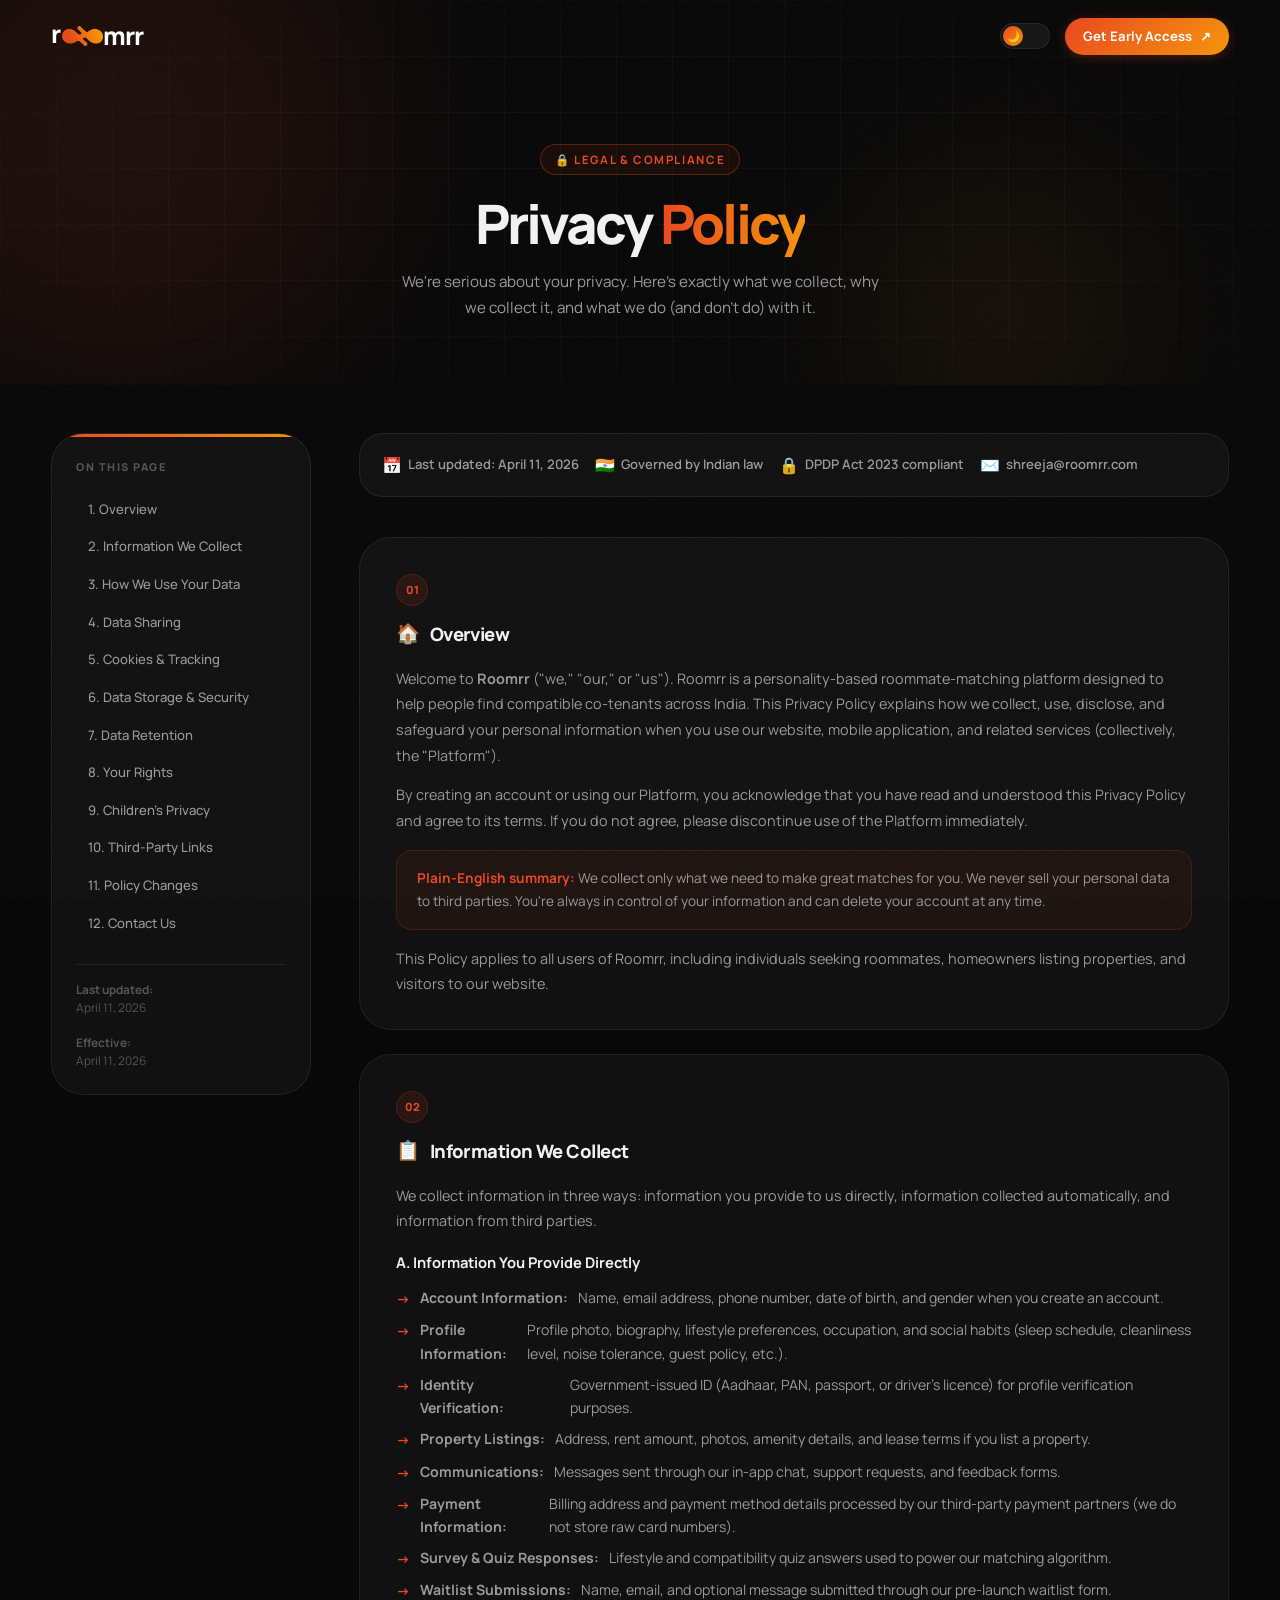
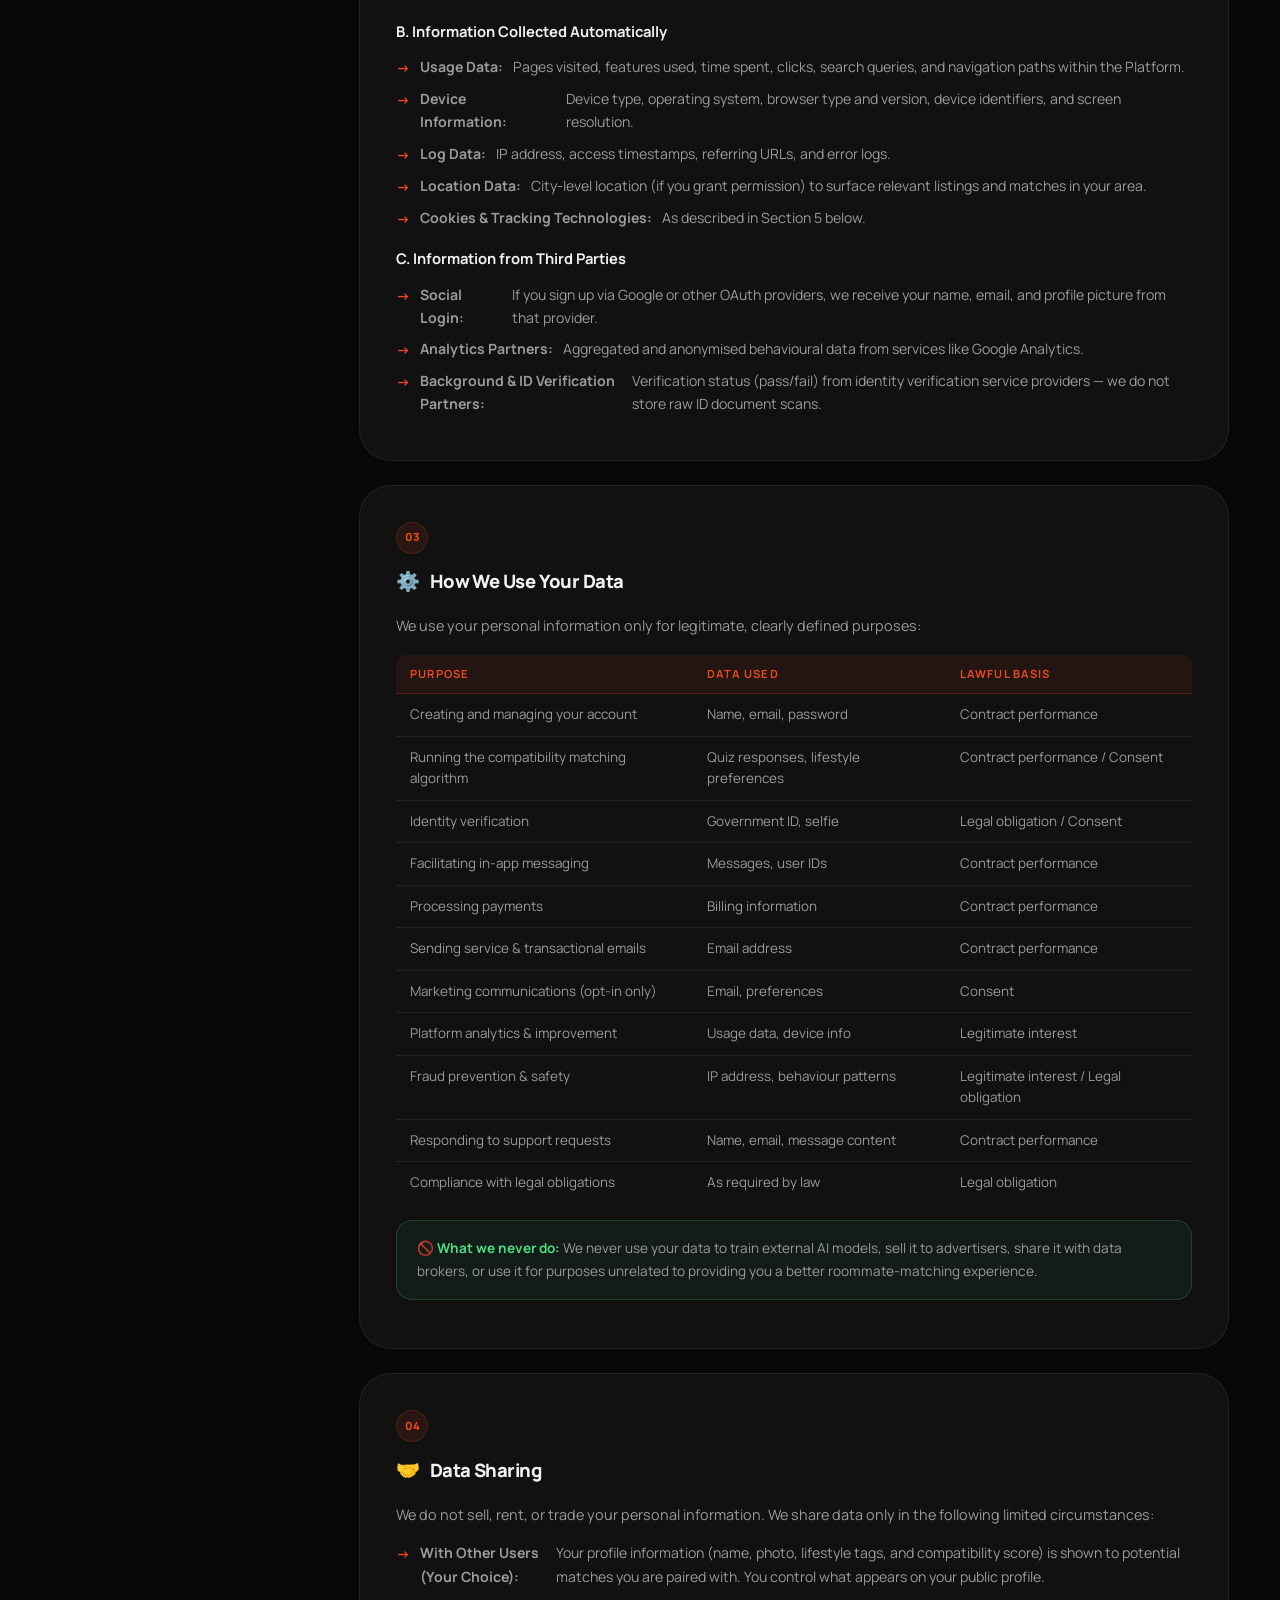
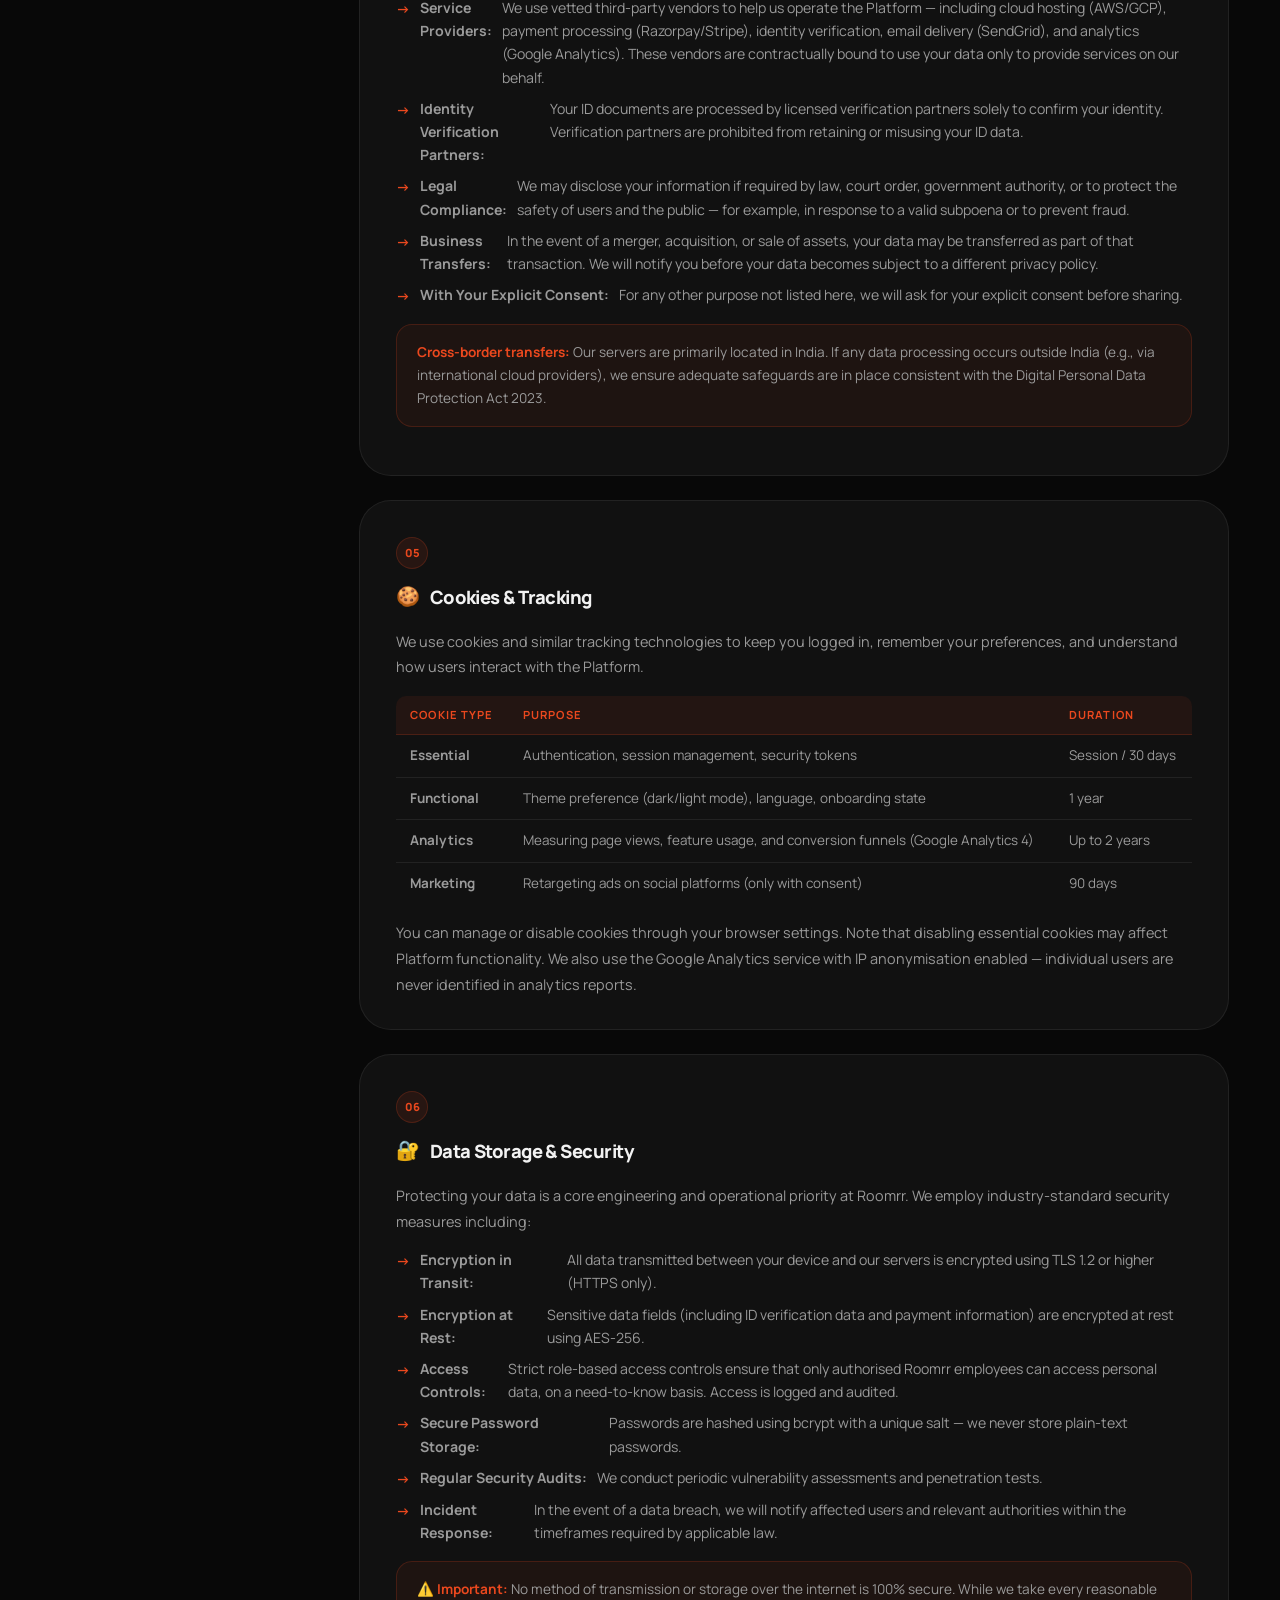
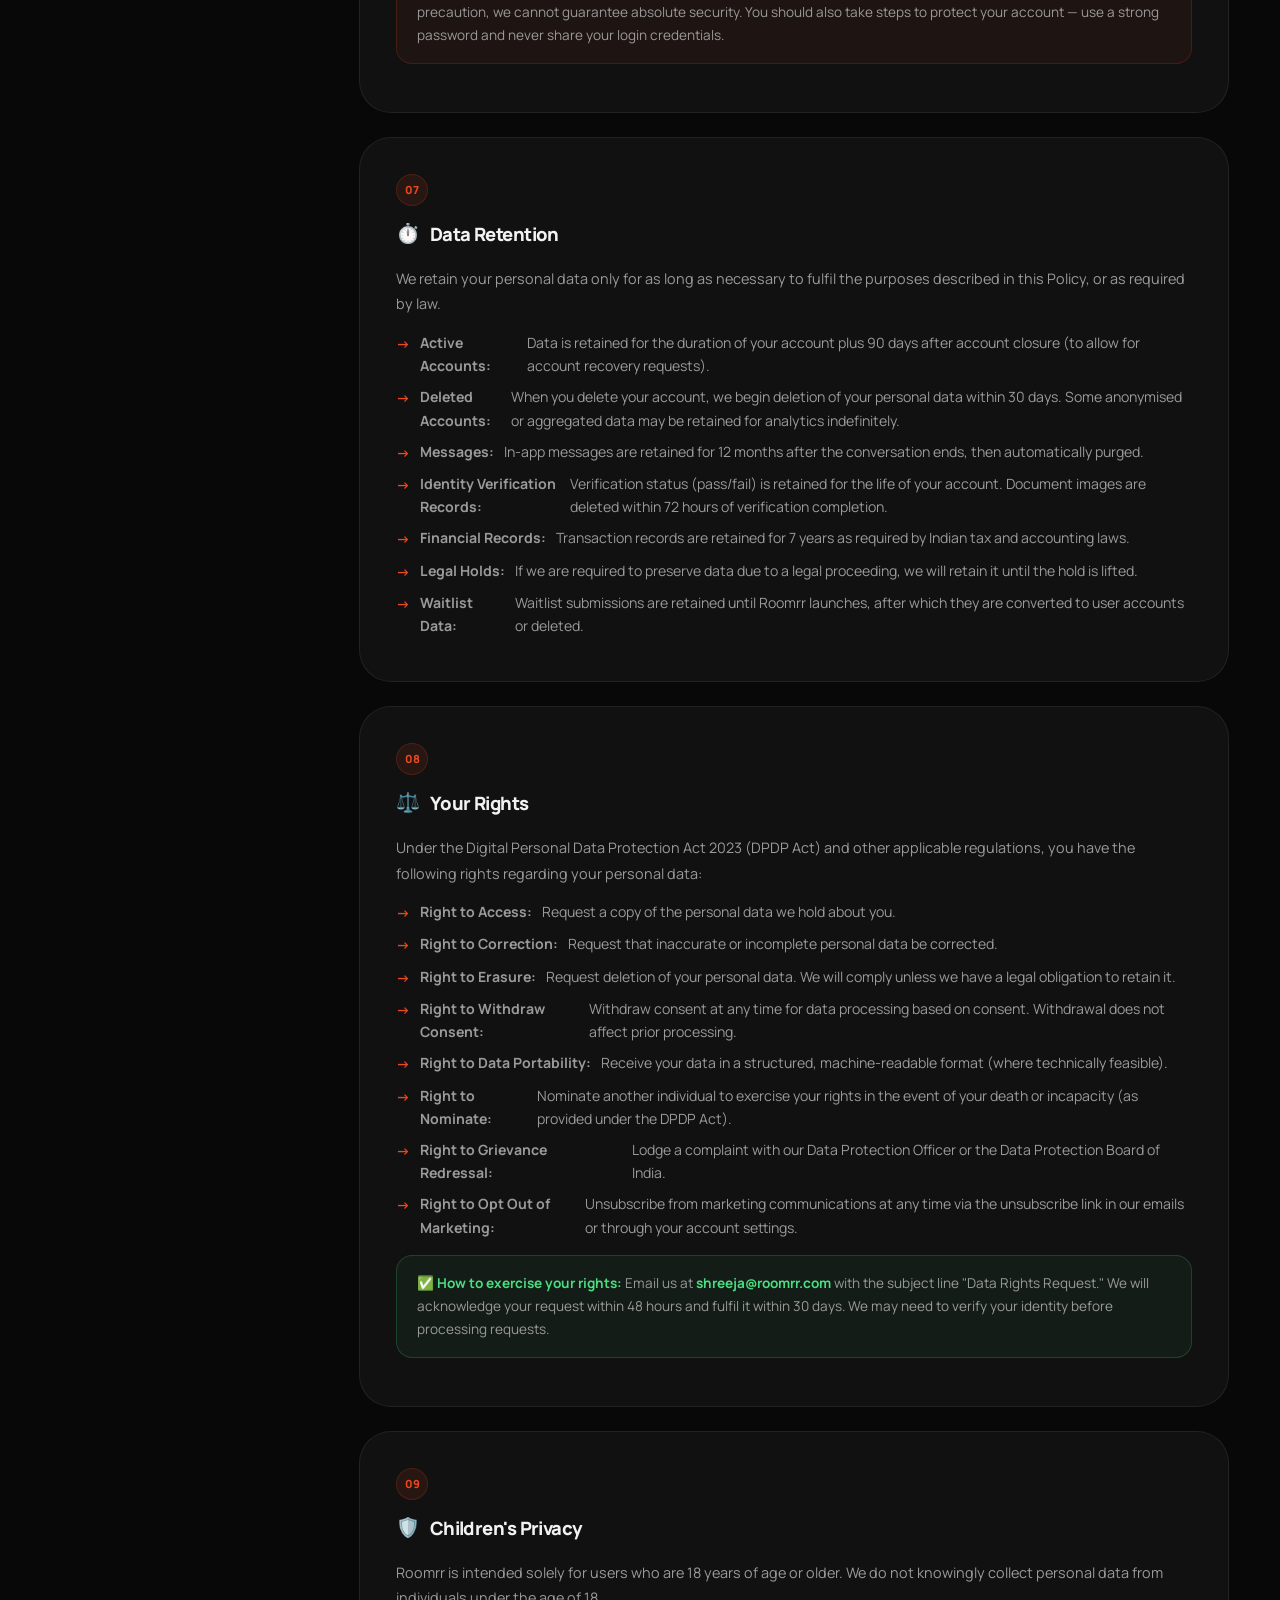
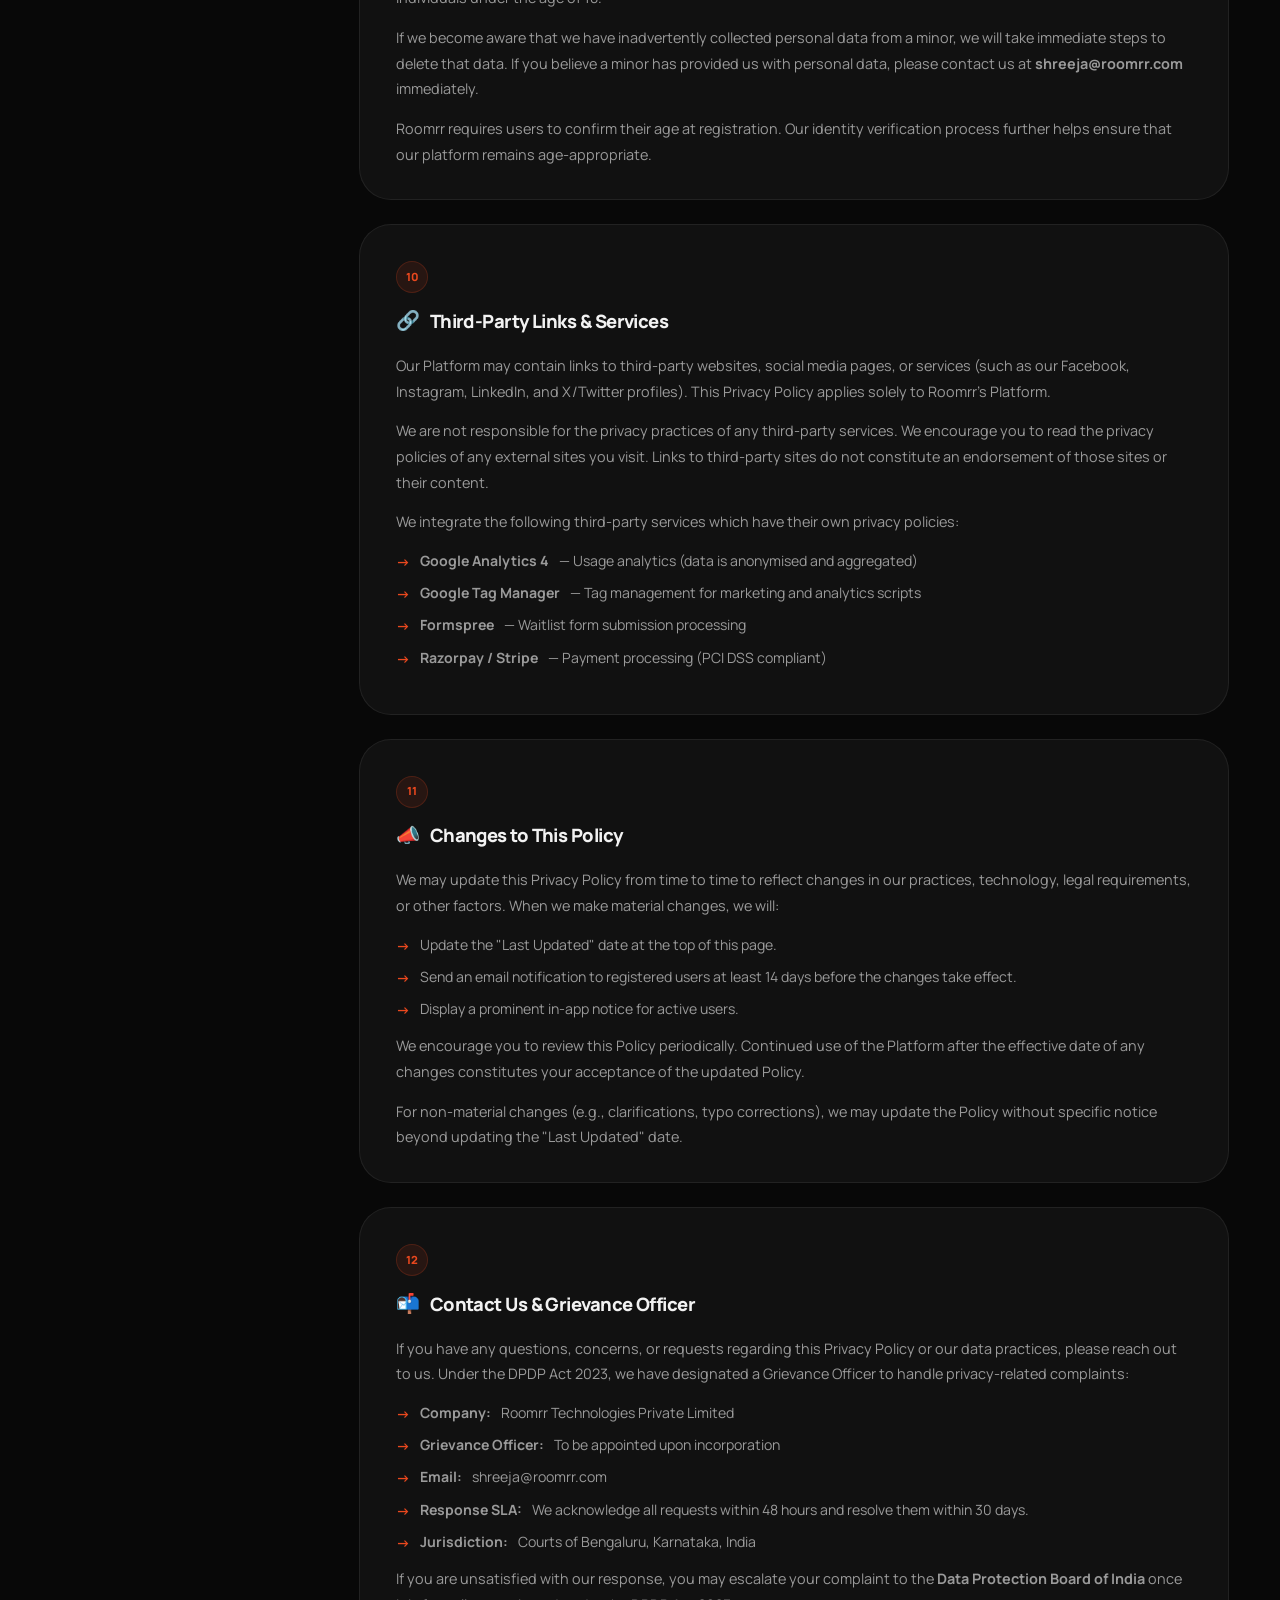
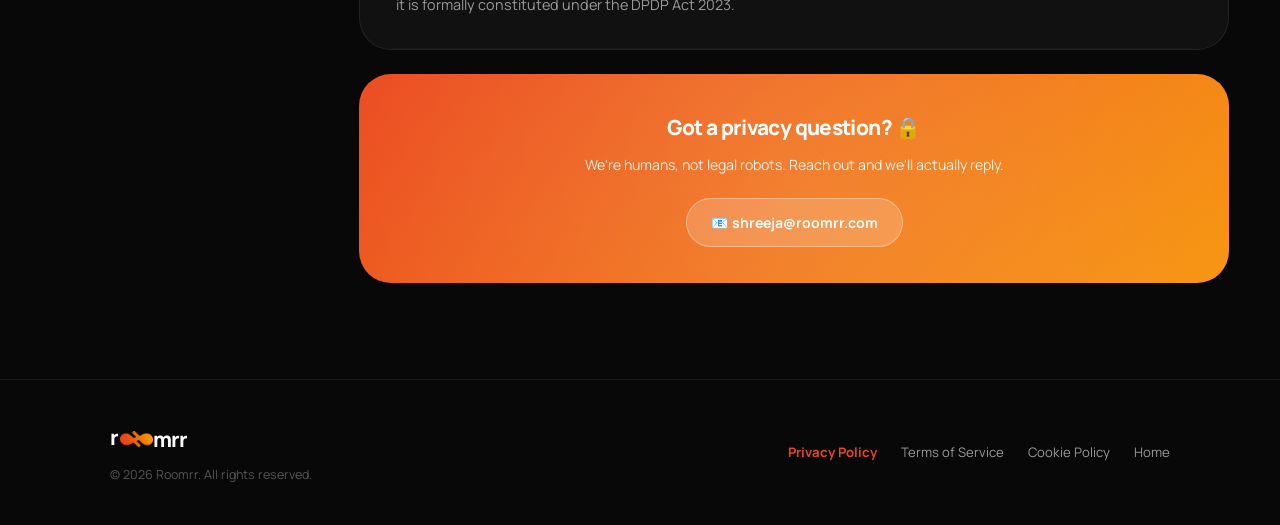
<file: privacy_policy.html>
<!DOCTYPE html>
<html lang="en" data-theme="dark">

<head>
  <meta charset="UTF-8" />
  <meta name="viewport" content="width=device-width, initial-scale=1.0" />
  <title>Privacy Policy — Roomrr</title>
  <meta name="description" content="Roomrr's Privacy Policy — how we collect, use, and protect your data." />
  <style>
    @import url('https://fonts.googleapis.com/css2?family=Manrope:wght@200..800&display=swap');

    :root {
      --orange: #ea481e;
      --yellow: #f7940c;
      --black: #010101;
      --green: #4ade80;
      --red: #ef4444;
      --grad-brand: linear-gradient(135deg, var(--orange), var(--yellow));
      --grad-brand-text: linear-gradient(90deg, var(--orange), var(--yellow));
      --radius-sm: 10px;
      --radius-md: 16px;
      --radius-lg: 24px;
      --radius-xl: 32px;
      --radius-full: 9999px;
      --transition: 0.28s cubic-bezier(0.4, 0, 0.2, 1);
      --transition-spring: 0.5s cubic-bezier(0.34, 1.56, 0.64, 1);
      --font: 'Manrope', sans-serif;
    }

    [data-theme="dark"] {
      --bg: #080808;
      --bg-2: #0e0e0e;
      --bg-3: #161616;
      --bg-card: #111111;
      --border: rgba(255,255,255,0.07);
      --border-hover: rgba(255,255,255,0.16);
      --text: #f2f2f2;
      --text-2: #9a9a9a;
      --text-3: #555555;
      --nav-bg: rgba(8,8,8,0.88);
      --glow-orange: rgba(234,72,30,0.28);
    }

    [data-theme="light"] {
      --bg: #f9f8f6;
      --bg-2: #f3f2ef;
      --bg-3: #eceae5;
      --bg-card: #ffffff;
      --border: rgba(0,0,0,0.07);
      --border-hover: rgba(0,0,0,0.18);
      --text: #0a0a0a;
      --text-2: #5a5a5a;
      --text-3: #999999;
      --nav-bg: rgba(249,248,246,0.92);
      --glow-orange: rgba(234,72,30,0.12);
    }

    *, *::before, *::after { box-sizing: border-box; margin: 0; padding: 0; }
    html { scroll-behavior: smooth; font-size: 16px; }

    body {
      font-family: var(--font);
      background: var(--bg);
      color: var(--text);
      line-height: 1.65;
      overflow-x: hidden;
      transition: background 0.55s, color 0.55s;
    }

    a { text-decoration: none; color: inherit; }
    ul { list-style: none; }

    /* NOISE */
    .noise-overlay {
      position: fixed; inset: 0; z-index: 99999; pointer-events: none; opacity: 0.028;
      background-image: url("data:image/svg+xml,%3Csvg viewBox='0 0 256 256' xmlns='http://www.w3.org/2000/svg'%3E%3Cfilter id='noise'%3E%3CfeTurbulence type='fractalNoise' baseFrequency='0.85' numOctaves='4' stitchTiles='stitch'/%3E%3C/filter%3E%3Crect width='100%25' height='100%25' filter='url(%23noise)'/%3E%3C/svg%3E");
      background-size: 180px 180px;
    }

    /* SCROLL PROGRESS */
    .scroll-progress {
      position: fixed; top: 0; left: 0; height: 2.5px; width: 0%;
      background: var(--grad-brand); z-index: 99998; border-radius: 0 2px 2px 0;
      transition: width 0.08s linear; box-shadow: 0 0 8px var(--orange);
    }

    /* NAV */
    .navbar {
      position: fixed; top: 0; left: 0; right: 0; z-index: 1000;
      padding: 1.1rem 0;
      transition: background var(--transition), backdrop-filter var(--transition), box-shadow var(--transition), padding var(--transition);
    }
    .navbar.scrolled {
      background: var(--nav-bg);
      backdrop-filter: blur(24px) saturate(180%);
      -webkit-backdrop-filter: blur(24px) saturate(180%);
      box-shadow: 0 1px 0 var(--border);
      padding: 0.7rem 0;
    }
    .nav-inner {
      width: min(1200px, 92%); margin: 0 auto;
      display: flex; align-items: center; gap: 2rem;
    }
    .nav-logo {
      display: inline-flex; align-items: center; gap: 0;
      text-decoration: none; margin-right: auto;
    }
    .logo-letter {
      font-family: var(--font); font-size: 1.55rem; font-weight: 800;
      letter-spacing: -0.04em; color: #ffffff; line-height: 1;
    }
    [data-theme="light"] .logo-letter { color: var(--black); }
    .logo-img { height: 1.25rem; width: auto; display: block; object-fit: contain; margin-top: -1px; }

    .nav-actions { display: flex; align-items: center; gap: 0.9rem; }

    .theme-toggle { position: relative; cursor: pointer; }
    .theme-toggle input { position: absolute; opacity: 0; width: 0; height: 0; }
    .toggle-track {
      display: flex; align-items: center; width: 50px; height: 26px;
      background: var(--bg-3); border: 1px solid var(--border);
      border-radius: var(--radius-full); padding: 2px; cursor: pointer;
      transition: background var(--transition);
    }
    .toggle-thumb {
      width: 20px; height: 20px; background: var(--grad-brand); border-radius: 50%;
      display: flex; align-items: center; justify-content: center;
      font-size: 0.65rem; transition: transform var(--transition-spring);
      position: relative; overflow: hidden;
    }
    .toggle-icon { position: absolute; transition: opacity var(--transition), transform var(--transition); }
    .toggle-icon.moon { opacity: 1; transform: scale(1); }
    .toggle-icon.sun { opacity: 0; transform: scale(0.5); }
    input:checked ~ .toggle-track .toggle-thumb { transform: translateX(24px); }
    input:checked ~ .toggle-track .toggle-icon.moon { opacity: 0; transform: scale(0.5); }
    input:checked ~ .toggle-track .toggle-icon.sun { opacity: 1; transform: scale(1); }

    .btn {
      display: inline-flex; align-items: center; gap: 8px;
      font-family: var(--font); font-size: 0.82rem; font-weight: 700;
      padding: 8px 18px; border-radius: var(--radius-full); border: none; outline: none;
      transition: transform var(--transition-spring), box-shadow var(--transition);
      white-space: nowrap; cursor: pointer;
    }
    .btn-primary {
      background: var(--grad-brand); color: #fff;
      box-shadow: 0 2px 12px var(--glow-orange);
    }
    .btn-primary:hover { transform: translateY(-1px); box-shadow: 0 4px 20px var(--glow-orange); }

    /* HERO BANNER */
    .policy-hero {
      min-height: 260px;
      display: flex; flex-direction: column; align-items: center; justify-content: center;
      text-align: center; padding: 9rem 5% 4rem;
      position: relative; overflow: hidden;
    }
    .policy-hero-bg {
      position: absolute; inset: 0; pointer-events: none; z-index: 0;
    }
    .mesh-blob {
      position: absolute; border-radius: 50%; filter: blur(90px);
    }
    .blob-1 {
      width: 500px; height: 500px; background: var(--orange); opacity: 0.1;
      top: -30%; left: -10%; animation: blobPulse 9s ease-in-out infinite;
    }
    .blob-2 {
      width: 300px; height: 300px; background: var(--yellow); opacity: 0.07;
      bottom: -20%; right: 10%; animation: blobPulse 11s ease-in-out infinite reverse;
    }
    .grid-overlay {
      position: absolute; inset: 0;
      background-image: linear-gradient(var(--border) 1px, transparent 1px),
                        linear-gradient(90deg, var(--border) 1px, transparent 1px);
      background-size: 56px 56px; opacity: 0.4;
      mask-image: radial-gradient(ellipse 80% 80% at 50% 50%, black 40%, transparent 100%);
    }
    @keyframes blobPulse {
      0%,100% { transform: scale(1) translate(0,0); }
      35% { transform: scale(1.08) translate(18px,-18px); }
      68% { transform: scale(0.94) translate(-12px,14px); }
    }
    .policy-hero-label {
      display: inline-flex; align-items: center; gap: 6px;
      font-size: 0.72rem; font-weight: 700; text-transform: uppercase; letter-spacing: 0.14em;
      color: var(--orange); border: 1px solid rgba(234,72,30,0.35);
      background: rgba(234,72,30,0.07); padding: 5px 14px;
      border-radius: var(--radius-full); margin-bottom: 1.2rem;
      position: relative; z-index: 1;
      animation: fadeUp 0.6s ease both;
    }
    .policy-hero h1 {
      font-size: clamp(2rem, 5vw, 3.4rem); font-weight: 800;
      letter-spacing: -0.05em; line-height: 1.08;
      position: relative; z-index: 1;
      animation: fadeUp 0.6s 0.1s ease both;
    }
    .gradient-text {
      background: var(--grad-brand-text);
      -webkit-background-clip: text; -webkit-text-fill-color: transparent; background-clip: text;
    }
    .policy-hero p {
      font-size: 0.95rem; color: var(--text-2); margin-top: 1rem; max-width: 480px;
      line-height: 1.7; position: relative; z-index: 1;
      animation: fadeUp 0.6s 0.2s ease both;
    }
    @keyframes fadeUp {
      from { opacity: 0; transform: translateY(24px); }
      to { opacity: 1; transform: translateY(0); }
    }

    /* MAIN LAYOUT */
    .policy-layout {
      width: min(1200px, 92%); margin: 0 auto;
      display: grid; grid-template-columns: 260px 1fr; gap: 3rem;
      padding: 3rem 0 6rem; align-items: start;
    }

    /* SIDEBAR TOC */
    .toc {
      position: sticky; top: 100px;
      background: var(--bg-card); border: 1px solid var(--border);
      border-radius: var(--radius-xl); padding: 24px;
      overflow: hidden;
    }
    .toc::before {
      content: ''; position: absolute; top: 0; left: 0; right: 0; height: 3px;
      background: var(--grad-brand);
    }
    .toc-title {
      font-size: 0.68rem; font-weight: 800; text-transform: uppercase;
      letter-spacing: 0.14em; color: var(--text-3); margin-bottom: 1rem;
    }
    .toc ul { display: flex; flex-direction: column; gap: 2px; }
    .toc a {
      display: block; font-size: 0.82rem; font-weight: 500; color: var(--text-2);
      padding: 7px 10px; border-radius: var(--radius-sm);
      transition: background var(--transition), color var(--transition), padding-left var(--transition);
      border-left: 2px solid transparent;
    }
    .toc a:hover, .toc a.active {
      background: rgba(234,72,30,0.07); color: var(--orange);
      border-left-color: var(--orange); padding-left: 14px;
    }
    .toc-footer {
      margin-top: 1.4rem; padding-top: 1rem; border-top: 1px solid var(--border);
      font-size: 0.74rem; color: var(--text-3); line-height: 1.5;
    }

    /* CONTENT AREA */
    .policy-content { min-width: 0; }

    /* Info Bar */
    .info-bar {
      display: flex; flex-wrap: wrap; gap: 1rem;
      background: var(--bg-card); border: 1px solid var(--border);
      border-radius: var(--radius-lg); padding: 18px 22px;
      margin-bottom: 2.5rem; font-size: 0.82rem; color: var(--text-2);
    }
    .info-chip {
      display: flex; align-items: center; gap: 6px; font-weight: 600;
    }
    .info-chip span:first-child { font-size: 1rem; }

    /* Sections */
    .policy-section {
      background: var(--bg-card); border: 1px solid var(--border);
      border-radius: var(--radius-xl); padding: 36px 36px 32px;
      margin-bottom: 1.5rem; position: relative; overflow: hidden;
      transition: border-color var(--transition), box-shadow var(--transition);
    }
    .policy-section:hover {
      border-color: var(--border-hover);
      box-shadow: 0 8px 32px rgba(0,0,0,0.1);
    }
    .policy-section::before {
      content: ''; position: absolute; top: 0; left: 0; width: 3px; bottom: 0;
      background: var(--grad-brand); border-radius: 0 2px 2px 0; opacity: 0;
      transition: opacity var(--transition);
    }
    .policy-section:hover::before { opacity: 1; }

    .section-num {
      display: inline-flex; align-items: center; justify-content: center;
      width: 32px; height: 32px; border-radius: 50%;
      background: rgba(234,72,30,0.1); border: 1px solid rgba(234,72,30,0.2);
      font-size: 0.7rem; font-weight: 800; color: var(--orange);
      margin-bottom: 12px;
    }
    .policy-section h2 {
      font-size: 1.15rem; font-weight: 800; letter-spacing: -0.03em;
      margin-bottom: 16px; display: flex; align-items: center; gap: 10px;
    }
    .section-icon { font-size: 1.2rem; }

    .policy-section p {
      font-size: 0.9rem; color: var(--text-2); line-height: 1.78; margin-bottom: 14px;
    }
    .policy-section p:last-child { margin-bottom: 0; }

    .policy-list {
      list-style: none; display: flex; flex-direction: column; gap: 8px;
      margin: 12px 0; padding-left: 0;
    }
    .policy-list li {
      display: flex; align-items: flex-start; gap: 10px;
      font-size: 0.88rem; color: var(--text-2); line-height: 1.65;
    }
    .policy-list li::before {
      content: '→'; color: var(--orange); font-weight: 700;
      flex-shrink: 0; margin-top: 1px;
    }

    .highlight-box {
      background: rgba(234,72,30,0.06); border: 1px solid rgba(234,72,30,0.2);
      border-radius: var(--radius-md); padding: 16px 20px;
      margin: 16px 0; font-size: 0.85rem; color: var(--text-2); line-height: 1.7;
    }
    .highlight-box strong { color: var(--orange); }

    .green-box {
      background: rgba(74,222,128,0.05); border: 1px solid rgba(74,222,128,0.2);
      border-radius: var(--radius-md); padding: 16px 20px;
      margin: 16px 0; font-size: 0.85rem; color: var(--text-2); line-height: 1.7;
    }
    .green-box strong { color: var(--green); }

    .policy-table {
      width: 100%; border-collapse: collapse; margin: 16px 0;
      font-size: 0.84rem;
    }
    .policy-table th {
      background: rgba(234,72,30,0.08); color: var(--orange);
      font-size: 0.7rem; font-weight: 700; text-transform: uppercase;
      letter-spacing: 0.1em; padding: 10px 14px; text-align: left;
      border-bottom: 1px solid rgba(234,72,30,0.2);
    }
    .policy-table th:first-child { border-radius: var(--radius-sm) 0 0 0; }
    .policy-table th:last-child { border-radius: 0 var(--radius-sm) 0 0; }
    .policy-table td {
      padding: 10px 14px; border-bottom: 1px solid var(--border);
      color: var(--text-2); vertical-align: top; line-height: 1.6;
    }
    .policy-table tr:last-child td { border-bottom: none; }
    .policy-table tr:hover td { background: rgba(255,255,255,0.02); }

    /* Contact Card */
    .contact-card {
      background: var(--grad-brand); border-radius: var(--radius-xl);
      padding: 36px; text-align: center; color: #fff; margin-top: 1.5rem;
      position: relative; overflow: hidden;
    }
    .contact-card::before {
      content: ''; position: absolute; inset: -40%;
      background: radial-gradient(circle, rgba(255,255,255,0.12), transparent 70%);
      pointer-events: none;
    }
    .contact-card h3 {
      font-size: 1.3rem; font-weight: 800; letter-spacing: -0.03em;
      margin-bottom: 8px; position: relative; z-index: 1;
    }
    .contact-card p {
      font-size: 0.88rem; opacity: 0.88; margin-bottom: 1.4rem;
      position: relative; z-index: 1;
    }
    .contact-card a {
      display: inline-flex; align-items: center; gap: 8px;
      background: rgba(255,255,255,0.18); border: 1.5px solid rgba(255,255,255,0.35);
      color: #fff; font-weight: 700; font-size: 0.88rem;
      padding: 12px 24px; border-radius: var(--radius-full);
      transition: background var(--transition), transform var(--transition-spring);
      position: relative; z-index: 1;
    }
    .contact-card a:hover { background: rgba(255,255,255,0.28); transform: translateY(-2px); }

    /* FOOTER */
    .footer {
      background: var(--bg); border-top: 1px solid var(--border);
      padding: 2.5rem 5%;
    }
    .footer-inner {
      width: min(1200px, 92%); margin: 0 auto;
      display: flex; justify-content: space-between; align-items: center;
      flex-wrap: wrap; gap: 1rem;
    }
    .footer-logo-wrap { display: flex; align-items: center; gap: 0; }
    .footer-logo-letter {
      font-family: var(--font); font-size: 1.3rem; font-weight: 800;
      letter-spacing: -0.04em; color: #fff;
    }
    [data-theme="light"] .footer-logo-letter { color: var(--black); }
    .footer-logo-img { height: 1rem; width: auto; display: block; object-fit: contain; margin-top: -1px; }
    .footer-copy { font-size: 0.78rem; color: var(--text-3); }
    .footer-links-row { display: flex; gap: 1.5rem; }
    .footer-links-row a { font-size: 0.82rem; color: var(--text-2); transition: color var(--transition); }
    .footer-links-row a:hover { color: var(--orange); }
    .footer-links-row a.active { color: var(--orange); font-weight: 700; }

    /* BACK TO TOP */
    .back-to-top {
      position: fixed; bottom: 2rem; right: 2rem; width: 48px; height: 48px;
      border-radius: 50%; background: var(--grad-brand); color: #fff; border: none;
      display: flex; align-items: center; justify-content: center;
      box-shadow: 0 4px 20px rgba(234,72,30,0.28); z-index: 9000; cursor: pointer;
      opacity: 0; visibility: hidden; transform: translateY(12px);
      transition: opacity 0.28s, visibility 0.28s, transform 0.5s cubic-bezier(0.34,1.56,0.64,1), box-shadow 0.28s;
    }
    .back-to-top.visible { opacity: 1; visibility: visible; transform: translateY(0); }
    .back-to-top:hover { box-shadow: 0 8px 32px rgba(234,72,30,0.4); transform: translateY(-3px); }

    /* RESPONSIVE */
    @media (max-width: 900px) {
      .policy-layout { grid-template-columns: 1fr; }
      .toc { position: static; }
    }
    @media (max-width: 600px) {
      .policy-section { padding: 24px 20px; }
      .policy-hero { padding: 8rem 5% 3rem; }
      .footer-inner { flex-direction: column; align-items: flex-start; gap: 0.7rem; }
      .footer-links-row { flex-wrap: wrap; gap: 1rem; }
    }
  </style>
</head>

<body>
  <div class="noise-overlay" aria-hidden="true"></div>
  <div class="scroll-progress" id="scrollProgress"></div>

  <!-- NAVBAR -->
  <nav class="navbar" id="navbar">
    <div class="nav-inner">
      <a href="index.html" class="nav-logo" aria-label="Roomrr home">
        <span class="logo-letter" style="margin-right:2px;margin-bottom:4px">r</span>
        <img src="logo.png" class="logo-img" alt="" aria-hidden="true" />
        <span class="logo-letter">mrr</span>
      </a>
      <div class="nav-actions">
        <label class="theme-toggle" aria-label="Toggle dark/light mode">
          <input type="checkbox" id="themeToggle" />
          <span class="toggle-track">
            <span class="toggle-thumb">
              <span class="toggle-icon moon">🌙</span>
              <span class="toggle-icon sun">☀️</span>
            </span>
          </span>
        </label>
        <a href="index.html#waitlist" class="btn btn-primary">
          <span>Get Early Access</span>
          <span>↗</span>
        </a>
      </div>
    </div>
  </nav>

  <!-- HERO -->
  <section class="policy-hero">
    <div class="policy-hero-bg">
      <div class="mesh-blob blob-1"></div>
      <div class="mesh-blob blob-2"></div>
      <div class="grid-overlay"></div>
    </div>
    <div class="policy-hero-label">🔒 Legal &amp; Compliance</div>
    <h1>Privacy <span class="gradient-text">Policy</span></h1>
    <p>We're serious about your privacy. Here's exactly what we collect, why we collect it, and what we do (and don't do) with it.</p>
  </section>

  <!-- MAIN -->
  <main class="policy-layout">

    <!-- SIDEBAR TOC -->
    <aside class="toc" aria-label="Table of contents">
      <div class="toc-title">On this page</div>
      <ul>
        <li><a href="#overview" class="toc-link">1. Overview</a></li>
        <li><a href="#information-collected" class="toc-link">2. Information We Collect</a></li>
        <li><a href="#how-we-use" class="toc-link">3. How We Use Your Data</a></li>
        <li><a href="#data-sharing" class="toc-link">4. Data Sharing</a></li>
        <li><a href="#cookies" class="toc-link">5. Cookies &amp; Tracking</a></li>
        <li><a href="#data-storage" class="toc-link">6. Data Storage &amp; Security</a></li>
        <li><a href="#retention" class="toc-link">7. Data Retention</a></li>
        <li><a href="#your-rights" class="toc-link">8. Your Rights</a></li>
        <li><a href="#children" class="toc-link">9. Children's Privacy</a></li>
        <li><a href="#third-party" class="toc-link">10. Third-Party Links</a></li>
        <li><a href="#changes" class="toc-link">11. Policy Changes</a></li>
        <li><a href="#contact" class="toc-link">12. Contact Us</a></li>
      </ul>
      <div class="toc-footer">
        <strong>Last updated:</strong><br />April 11, 2026<br /><br />
        <strong>Effective:</strong><br />April 11, 2026
      </div>
    </aside>

    <!-- CONTENT -->
    <div class="policy-content">

      <!-- INFO BAR -->
      <div class="info-bar">
        <div class="info-chip"><span>📅</span><span>Last updated: April 11, 2026</span></div>
        <div class="info-chip"><span>🇮🇳</span><span>Governed by Indian law</span></div>
        <div class="info-chip"><span>🔒</span><span>DPDP Act 2023 compliant</span></div>
        <div class="info-chip"><span>✉️</span><span>shreeja@roomrr.com</span></div>
      </div>

      <!-- 1. OVERVIEW -->
      <section class="policy-section" id="overview">
        <div class="section-num">01</div>
        <h2><span class="section-icon">🏠</span> Overview</h2>
        <p>Welcome to <strong>Roomrr</strong> ("we," "our," or "us"). Roomrr is a personality-based roommate-matching platform designed to help people find compatible co-tenants across India. This Privacy Policy explains how we collect, use, disclose, and safeguard your personal information when you use our website, mobile application, and related services (collectively, the "Platform").</p>
        <p>By creating an account or using our Platform, you acknowledge that you have read and understood this Privacy Policy and agree to its terms. If you do not agree, please discontinue use of the Platform immediately.</p>
        <div class="highlight-box">
          <strong>Plain-English summary:</strong> We collect only what we need to make great matches for you. We never sell your personal data to third parties. You're always in control of your information and can delete your account at any time.
        </div>
        <p>This Policy applies to all users of Roomrr, including individuals seeking roommates, homeowners listing properties, and visitors to our website.</p>
      </section>

      <!-- 2. INFORMATION WE COLLECT -->
      <section class="policy-section" id="information-collected">
        <div class="section-num">02</div>
        <h2><span class="section-icon">📋</span> Information We Collect</h2>
        <p>We collect information in three ways: information you provide to us directly, information collected automatically, and information from third parties.</p>

        <strong style="display:block;margin:16px 0 8px;font-size:0.92rem;">A. Information You Provide Directly</strong>
        <ul class="policy-list">
          <li><strong>Account Information:</strong> Name, email address, phone number, date of birth, and gender when you create an account.</li>
          <li><strong>Profile Information:</strong> Profile photo, biography, lifestyle preferences, occupation, and social habits (sleep schedule, cleanliness level, noise tolerance, guest policy, etc.).</li>
          <li><strong>Identity Verification:</strong> Government-issued ID (Aadhaar, PAN, passport, or driver's licence) for profile verification purposes.</li>
          <li><strong>Property Listings:</strong> Address, rent amount, photos, amenity details, and lease terms if you list a property.</li>
          <li><strong>Communications:</strong> Messages sent through our in-app chat, support requests, and feedback forms.</li>
          <li><strong>Payment Information:</strong> Billing address and payment method details processed by our third-party payment partners (we do not store raw card numbers).</li>
          <li><strong>Survey &amp; Quiz Responses:</strong> Lifestyle and compatibility quiz answers used to power our matching algorithm.</li>
          <li><strong>Waitlist Submissions:</strong> Name, email, and optional message submitted through our pre-launch waitlist form.</li>
        </ul>

        <strong style="display:block;margin:16px 0 8px;font-size:0.92rem;">B. Information Collected Automatically</strong>
        <ul class="policy-list">
          <li><strong>Usage Data:</strong> Pages visited, features used, time spent, clicks, search queries, and navigation paths within the Platform.</li>
          <li><strong>Device Information:</strong> Device type, operating system, browser type and version, device identifiers, and screen resolution.</li>
          <li><strong>Log Data:</strong> IP address, access timestamps, referring URLs, and error logs.</li>
          <li><strong>Location Data:</strong> City-level location (if you grant permission) to surface relevant listings and matches in your area.</li>
          <li><strong>Cookies &amp; Tracking Technologies:</strong> As described in Section 5 below.</li>
        </ul>

        <strong style="display:block;margin:16px 0 8px;font-size:0.92rem;">C. Information from Third Parties</strong>
        <ul class="policy-list">
          <li><strong>Social Login:</strong> If you sign up via Google or other OAuth providers, we receive your name, email, and profile picture from that provider.</li>
          <li><strong>Analytics Partners:</strong> Aggregated and anonymised behavioural data from services like Google Analytics.</li>
          <li><strong>Background &amp; ID Verification Partners:</strong> Verification status (pass/fail) from identity verification service providers — we do not store raw ID document scans.</li>
        </ul>
      </section>

      <!-- 3. HOW WE USE -->
      <section class="policy-section" id="how-we-use">
        <div class="section-num">03</div>
        <h2><span class="section-icon">⚙️</span> How We Use Your Data</h2>
        <p>We use your personal information only for legitimate, clearly defined purposes:</p>

        <table class="policy-table">
          <thead>
            <tr>
              <th>Purpose</th>
              <th>Data Used</th>
              <th>Lawful Basis</th>
            </tr>
          </thead>
          <tbody>
            <tr>
              <td>Creating and managing your account</td>
              <td>Name, email, password</td>
              <td>Contract performance</td>
            </tr>
            <tr>
              <td>Running the compatibility matching algorithm</td>
              <td>Quiz responses, lifestyle preferences</td>
              <td>Contract performance / Consent</td>
            </tr>
            <tr>
              <td>Identity verification</td>
              <td>Government ID, selfie</td>
              <td>Legal obligation / Consent</td>
            </tr>
            <tr>
              <td>Facilitating in-app messaging</td>
              <td>Messages, user IDs</td>
              <td>Contract performance</td>
            </tr>
            <tr>
              <td>Processing payments</td>
              <td>Billing information</td>
              <td>Contract performance</td>
            </tr>
            <tr>
              <td>Sending service &amp; transactional emails</td>
              <td>Email address</td>
              <td>Contract performance</td>
            </tr>
            <tr>
              <td>Marketing communications (opt-in only)</td>
              <td>Email, preferences</td>
              <td>Consent</td>
            </tr>
            <tr>
              <td>Platform analytics &amp; improvement</td>
              <td>Usage data, device info</td>
              <td>Legitimate interest</td>
            </tr>
            <tr>
              <td>Fraud prevention &amp; safety</td>
              <td>IP address, behaviour patterns</td>
              <td>Legitimate interest / Legal obligation</td>
            </tr>
            <tr>
              <td>Responding to support requests</td>
              <td>Name, email, message content</td>
              <td>Contract performance</td>
            </tr>
            <tr>
              <td>Compliance with legal obligations</td>
              <td>As required by law</td>
              <td>Legal obligation</td>
            </tr>
          </tbody>
        </table>

        <div class="green-box">
          <strong>🚫 What we never do:</strong> We never use your data to train external AI models, sell it to advertisers, share it with data brokers, or use it for purposes unrelated to providing you a better roommate-matching experience.
        </div>
      </section>

      <!-- 4. DATA SHARING -->
      <section class="policy-section" id="data-sharing">
        <div class="section-num">04</div>
        <h2><span class="section-icon">🤝</span> Data Sharing</h2>
        <p>We do not sell, rent, or trade your personal information. We share data only in the following limited circumstances:</p>

        <ul class="policy-list">
          <li><strong>With Other Users (Your Choice):</strong> Your profile information (name, photo, lifestyle tags, and compatibility score) is shown to potential matches you are paired with. You control what appears on your public profile.</li>
          <li><strong>Service Providers:</strong> We use vetted third-party vendors to help us operate the Platform — including cloud hosting (AWS/GCP), payment processing (Razorpay/Stripe), identity verification, email delivery (SendGrid), and analytics (Google Analytics). These vendors are contractually bound to use your data only to provide services on our behalf.</li>
          <li><strong>Identity Verification Partners:</strong> Your ID documents are processed by licensed verification partners solely to confirm your identity. Verification partners are prohibited from retaining or misusing your ID data.</li>
          <li><strong>Legal Compliance:</strong> We may disclose your information if required by law, court order, government authority, or to protect the safety of users and the public — for example, in response to a valid subpoena or to prevent fraud.</li>
          <li><strong>Business Transfers:</strong> In the event of a merger, acquisition, or sale of assets, your data may be transferred as part of that transaction. We will notify you before your data becomes subject to a different privacy policy.</li>
          <li><strong>With Your Explicit Consent:</strong> For any other purpose not listed here, we will ask for your explicit consent before sharing.</li>
        </ul>

        <div class="highlight-box">
          <strong>Cross-border transfers:</strong> Our servers are primarily located in India. If any data processing occurs outside India (e.g., via international cloud providers), we ensure adequate safeguards are in place consistent with the Digital Personal Data Protection Act 2023.
        </div>
      </section>

      <!-- 5. COOKIES -->
      <section class="policy-section" id="cookies">
        <div class="section-num">05</div>
        <h2><span class="section-icon">🍪</span> Cookies &amp; Tracking</h2>
        <p>We use cookies and similar tracking technologies to keep you logged in, remember your preferences, and understand how users interact with the Platform.</p>

        <table class="policy-table">
          <thead>
            <tr>
              <th>Cookie Type</th>
              <th>Purpose</th>
              <th>Duration</th>
            </tr>
          </thead>
          <tbody>
            <tr>
              <td><strong>Essential</strong></td>
              <td>Authentication, session management, security tokens</td>
              <td>Session / 30 days</td>
            </tr>
            <tr>
              <td><strong>Functional</strong></td>
              <td>Theme preference (dark/light mode), language, onboarding state</td>
              <td>1 year</td>
            </tr>
            <tr>
              <td><strong>Analytics</strong></td>
              <td>Measuring page views, feature usage, and conversion funnels (Google Analytics 4)</td>
              <td>Up to 2 years</td>
            </tr>
            <tr>
              <td><strong>Marketing</strong></td>
              <td>Retargeting ads on social platforms (only with consent)</td>
              <td>90 days</td>
            </tr>
          </tbody>
        </table>

        <p>You can manage or disable cookies through your browser settings. Note that disabling essential cookies may affect Platform functionality. We also use the Google Analytics service with IP anonymisation enabled — individual users are never identified in analytics reports.</p>
      </section>

      <!-- 6. DATA STORAGE & SECURITY -->
      <section class="policy-section" id="data-storage">
        <div class="section-num">06</div>
        <h2><span class="section-icon">🔐</span> Data Storage &amp; Security</h2>
        <p>Protecting your data is a core engineering and operational priority at Roomrr. We employ industry-standard security measures including:</p>
        <ul class="policy-list">
          <li><strong>Encryption in Transit:</strong> All data transmitted between your device and our servers is encrypted using TLS 1.2 or higher (HTTPS only).</li>
          <li><strong>Encryption at Rest:</strong> Sensitive data fields (including ID verification data and payment information) are encrypted at rest using AES-256.</li>
          <li><strong>Access Controls:</strong> Strict role-based access controls ensure that only authorised Roomrr employees can access personal data, on a need-to-know basis. Access is logged and audited.</li>
          <li><strong>Secure Password Storage:</strong> Passwords are hashed using bcrypt with a unique salt — we never store plain-text passwords.</li>
          <li><strong>Regular Security Audits:</strong> We conduct periodic vulnerability assessments and penetration tests.</li>
          <li><strong>Incident Response:</strong> In the event of a data breach, we will notify affected users and relevant authorities within the timeframes required by applicable law.</li>
        </ul>
        <div class="highlight-box">
          <strong>⚠️ Important:</strong> No method of transmission or storage over the internet is 100% secure. While we take every reasonable precaution, we cannot guarantee absolute security. You should also take steps to protect your account — use a strong password and never share your login credentials.
        </div>
      </section>

      <!-- 7. RETENTION -->
      <section class="policy-section" id="retention">
        <div class="section-num">07</div>
        <h2><span class="section-icon">⏱️</span> Data Retention</h2>
        <p>We retain your personal data only for as long as necessary to fulfil the purposes described in this Policy, or as required by law.</p>
        <ul class="policy-list">
          <li><strong>Active Accounts:</strong> Data is retained for the duration of your account plus 90 days after account closure (to allow for account recovery requests).</li>
          <li><strong>Deleted Accounts:</strong> When you delete your account, we begin deletion of your personal data within 30 days. Some anonymised or aggregated data may be retained for analytics indefinitely.</li>
          <li><strong>Messages:</strong> In-app messages are retained for 12 months after the conversation ends, then automatically purged.</li>
          <li><strong>Identity Verification Records:</strong> Verification status (pass/fail) is retained for the life of your account. Document images are deleted within 72 hours of verification completion.</li>
          <li><strong>Financial Records:</strong> Transaction records are retained for 7 years as required by Indian tax and accounting laws.</li>
          <li><strong>Legal Holds:</strong> If we are required to preserve data due to a legal proceeding, we will retain it until the hold is lifted.</li>
          <li><strong>Waitlist Data:</strong> Waitlist submissions are retained until Roomrr launches, after which they are converted to user accounts or deleted.</li>
        </ul>
      </section>

      <!-- 8. YOUR RIGHTS -->
      <section class="policy-section" id="your-rights">
        <div class="section-num">08</div>
        <h2><span class="section-icon">⚖️</span> Your Rights</h2>
        <p>Under the Digital Personal Data Protection Act 2023 (DPDP Act) and other applicable regulations, you have the following rights regarding your personal data:</p>
        <ul class="policy-list">
          <li><strong>Right to Access:</strong> Request a copy of the personal data we hold about you.</li>
          <li><strong>Right to Correction:</strong> Request that inaccurate or incomplete personal data be corrected.</li>
          <li><strong>Right to Erasure:</strong> Request deletion of your personal data. We will comply unless we have a legal obligation to retain it.</li>
          <li><strong>Right to Withdraw Consent:</strong> Withdraw consent at any time for data processing based on consent. Withdrawal does not affect prior processing.</li>
          <li><strong>Right to Data Portability:</strong> Receive your data in a structured, machine-readable format (where technically feasible).</li>
          <li><strong>Right to Nominate:</strong> Nominate another individual to exercise your rights in the event of your death or incapacity (as provided under the DPDP Act).</li>
          <li><strong>Right to Grievance Redressal:</strong> Lodge a complaint with our Data Protection Officer or the Data Protection Board of India.</li>
          <li><strong>Right to Opt Out of Marketing:</strong> Unsubscribe from marketing communications at any time via the unsubscribe link in our emails or through your account settings.</li>
        </ul>
        <div class="green-box">
          <strong>✅ How to exercise your rights:</strong> Email us at <strong>shreeja@roomrr.com</strong> with the subject line "Data Rights Request." We will acknowledge your request within 48 hours and fulfil it within 30 days. We may need to verify your identity before processing requests.
        </div>
      </section>

      <!-- 9. CHILDREN'S PRIVACY -->
      <section class="policy-section" id="children">
        <div class="section-num">09</div>
        <h2><span class="section-icon">🛡️</span> Children's Privacy</h2>
        <p>Roomrr is intended solely for users who are 18 years of age or older. We do not knowingly collect personal data from individuals under the age of 18.</p>
        <p>If we become aware that we have inadvertently collected personal data from a minor, we will take immediate steps to delete that data. If you believe a minor has provided us with personal data, please contact us at <strong>shreeja@roomrr.com</strong> immediately.</p>
        <p>Roomrr requires users to confirm their age at registration. Our identity verification process further helps ensure that our platform remains age-appropriate.</p>
      </section>

      <!-- 10. THIRD PARTY -->
      <section class="policy-section" id="third-party">
        <div class="section-num">10</div>
        <h2><span class="section-icon">🔗</span> Third-Party Links &amp; Services</h2>
        <p>Our Platform may contain links to third-party websites, social media pages, or services (such as our Facebook, Instagram, LinkedIn, and X/Twitter profiles). This Privacy Policy applies solely to Roomrr's Platform.</p>
        <p>We are not responsible for the privacy practices of any third-party services. We encourage you to read the privacy policies of any external sites you visit. Links to third-party sites do not constitute an endorsement of those sites or their content.</p>
        <p>We integrate the following third-party services which have their own privacy policies:</p>
        <ul class="policy-list">
          <li><strong>Google Analytics 4</strong> — Usage analytics (data is anonymised and aggregated)</li>
          <li><strong>Google Tag Manager</strong> — Tag management for marketing and analytics scripts</li>
          <li><strong>Formspree</strong> — Waitlist form submission processing</li>
          <li><strong>Razorpay / Stripe</strong> — Payment processing (PCI DSS compliant)</li>
        </ul>
      </section>

      <!-- 11. CHANGES -->
      <section class="policy-section" id="changes">
        <div class="section-num">11</div>
        <h2><span class="section-icon">📣</span> Changes to This Policy</h2>
        <p>We may update this Privacy Policy from time to time to reflect changes in our practices, technology, legal requirements, or other factors. When we make material changes, we will:</p>
        <ul class="policy-list">
          <li>Update the "Last Updated" date at the top of this page.</li>
          <li>Send an email notification to registered users at least 14 days before the changes take effect.</li>
          <li>Display a prominent in-app notice for active users.</li>
        </ul>
        <p>We encourage you to review this Policy periodically. Continued use of the Platform after the effective date of any changes constitutes your acceptance of the updated Policy.</p>
        <p>For non-material changes (e.g., clarifications, typo corrections), we may update the Policy without specific notice beyond updating the "Last Updated" date.</p>
      </section>

      <!-- 12. CONTACT -->
      <section class="policy-section" id="contact">
        <div class="section-num">12</div>
        <h2><span class="section-icon">📬</span> Contact Us &amp; Grievance Officer</h2>
        <p>If you have any questions, concerns, or requests regarding this Privacy Policy or our data practices, please reach out to us. Under the DPDP Act 2023, we have designated a Grievance Officer to handle privacy-related complaints:</p>
        <ul class="policy-list">
          <li><strong>Company:</strong> Roomrr Technologies Private Limited</li>
          <li><strong>Grievance Officer:</strong> To be appointed upon incorporation</li>
          <li><strong>Email:</strong> shreeja@roomrr.com</li>
          <li><strong>Response SLA:</strong> We acknowledge all requests within 48 hours and resolve them within 30 days.</li>
          <li><strong>Jurisdiction:</strong> Courts of Bengaluru, Karnataka, India</li>
        </ul>
        <p>If you are unsatisfied with our response, you may escalate your complaint to the <strong>Data Protection Board of India</strong> once it is formally constituted under the DPDP Act 2023.</p>
      </section>

      <!-- CONTACT CTA -->
      <div class="contact-card">
        <h3>Got a privacy question? 🔒</h3>
        <p>We're humans, not legal robots. Reach out and we'll actually reply.</p>
        <a href="mailto:shreeja@roomrr.com">📧 shreeja@roomrr.com</a>
      </div>

    </div>
  </main>

  <!-- FOOTER -->
  <footer class="footer">
    <div class="footer-inner">
      <div>
        <div class="footer-logo-wrap">
          <span class="footer-logo-letter" style="margin-right:2px;margin-bottom:4px">r</span>
          <img src="logo.png" class="footer-logo-img" alt="" aria-hidden="true" />
          <span class="footer-logo-letter">mrr</span>
        </div>
        <div class="footer-copy" style="margin-top:6px;">© 2026 Roomrr. All rights reserved.</div>
      </div>
      <nav class="footer-links-row" aria-label="Legal links">
        <a href="privacy_policy.html" class="active">Privacy Policy</a>
        <a href="#">Terms of Service</a>
        <a href="#">Cookie Policy</a>
        <a href="index.html">Home</a>
      </nav>
    </div>
  </footer>

  <!-- BACK TO TOP -->
  <button class="back-to-top" id="backToTop" aria-label="Back to top">
    <svg width="20" height="20" viewBox="0 0 20 20" fill="none" xmlns="http://www.w3.org/2000/svg">
      <path d="M10 15V5M10 5L5 10M10 5L15 10" stroke="currentColor" stroke-width="2.2" stroke-linecap="round" stroke-linejoin="round"/>
    </svg>
  </button>

  <script>
    // THEME TOGGLE
    (function() {
      var toggle = document.getElementById('themeToggle');
      var html = document.documentElement;
      var saved = localStorage.getItem('roomrr-theme') || 'dark';
      html.setAttribute('data-theme', saved);
      if (toggle) toggle.checked = (saved === 'light');
      if (toggle) toggle.addEventListener('change', function() {
        var t = toggle.checked ? 'light' : 'dark';
        html.setAttribute('data-theme', t);
        localStorage.setItem('roomrr-theme', t);
      });
    })();

    // NAVBAR SCROLL
    (function() {
      var nb = document.getElementById('navbar');
      window.addEventListener('scroll', function() {
        if (nb) nb.classList.toggle('scrolled', window.scrollY > 60);
      }, { passive: true });
    })();

    // SCROLL PROGRESS
    (function() {
      var bar = document.getElementById('scrollProgress');
      window.addEventListener('scroll', function() {
        var sc = document.documentElement.scrollHeight - window.innerHeight;
        bar.style.width = (sc > 0 ? (window.scrollY / sc) * 100 : 0) + '%';
      }, { passive: true });
    })();

    // BACK TO TOP
    (function() {
      var btt = document.getElementById('backToTop');
      window.addEventListener('scroll', function() {
        btt.classList.toggle('visible', window.scrollY > 400);
      }, { passive: true });
      btt.addEventListener('click', function() {
        window.scrollTo({ top: 0, behavior: 'smooth' });
      });
    })();

    // ACTIVE TOC LINK on scroll
    (function() {
      var links = document.querySelectorAll('.toc-link');
      var sections = Array.from(document.querySelectorAll('.policy-section'));
      window.addEventListener('scroll', function() {
        var scrollY = window.scrollY + 120;
        var current = '';
        sections.forEach(function(s) {
          if (s.offsetTop <= scrollY) current = s.id;
        });
        links.forEach(function(l) {
          l.classList.toggle('active', l.getAttribute('href') === '#' + current);
        });
      }, { passive: true });
    })();
  </script>
</body>
</html>
</file>
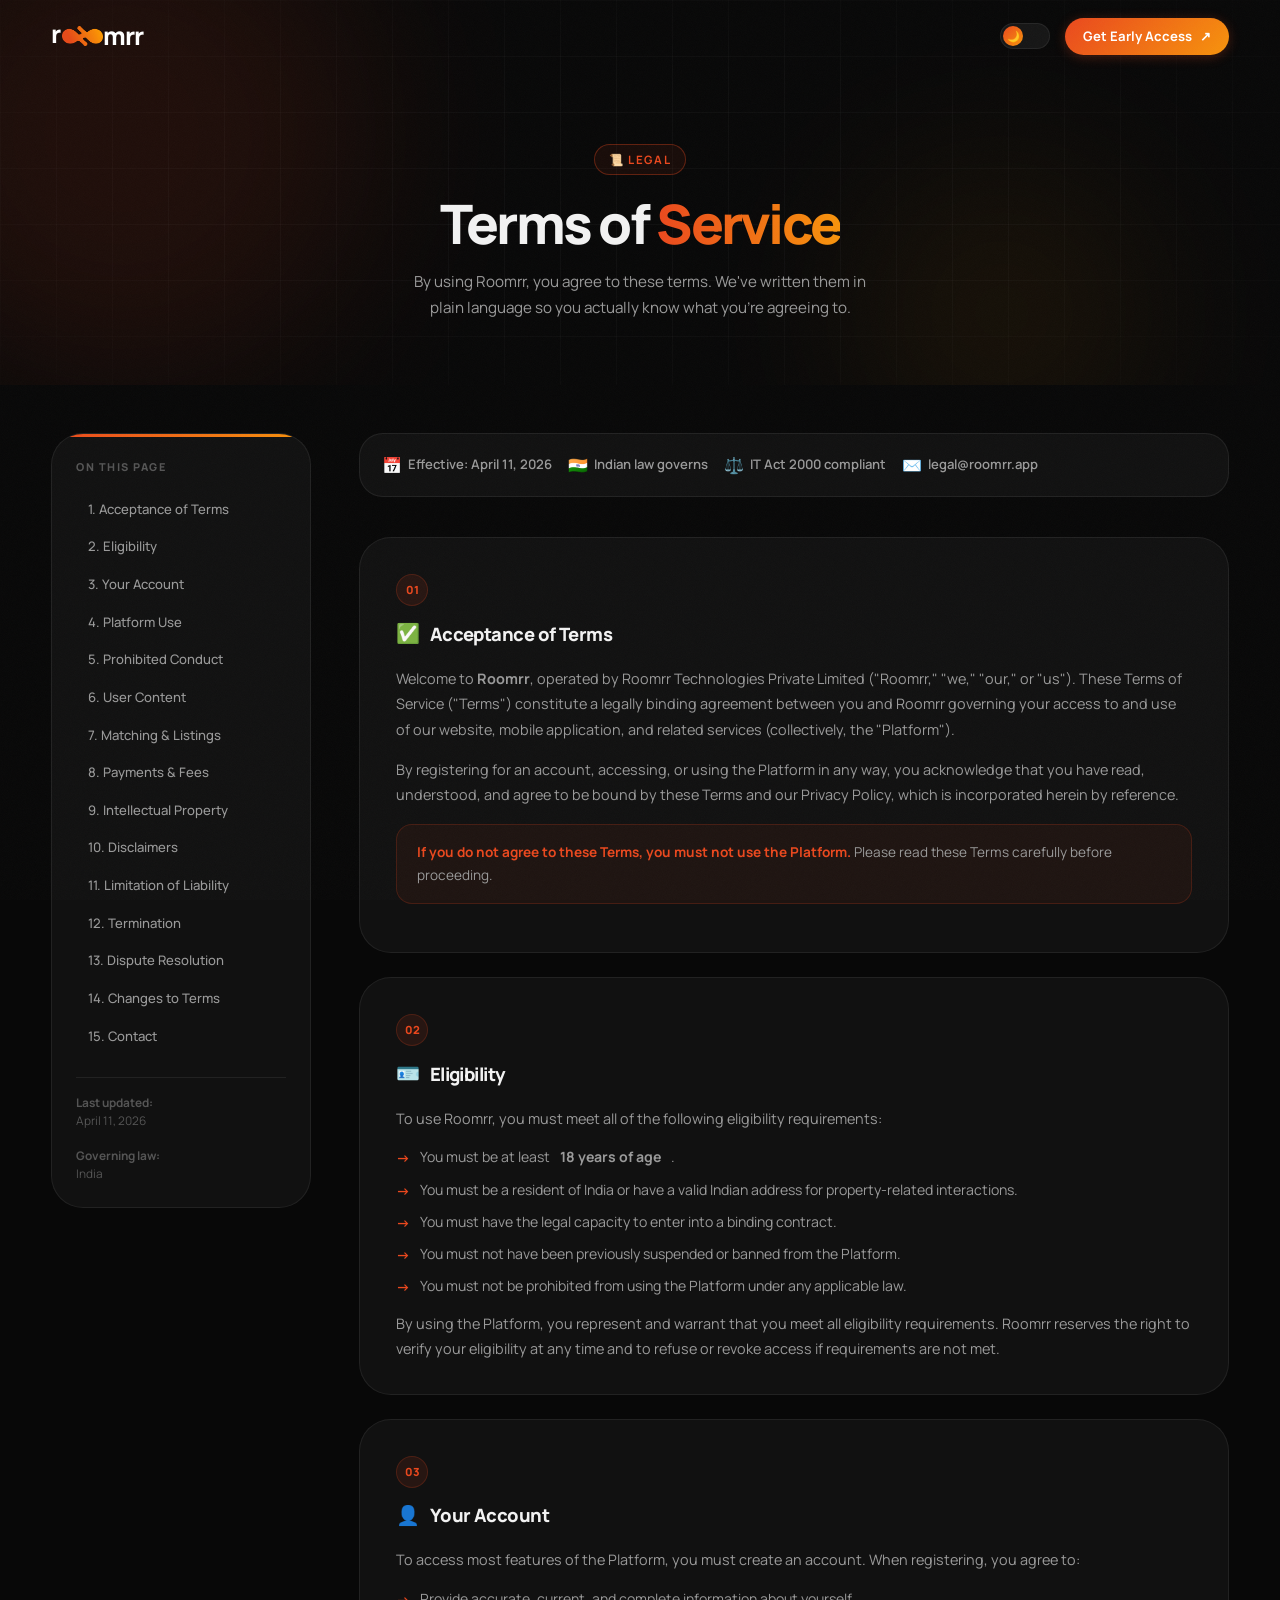
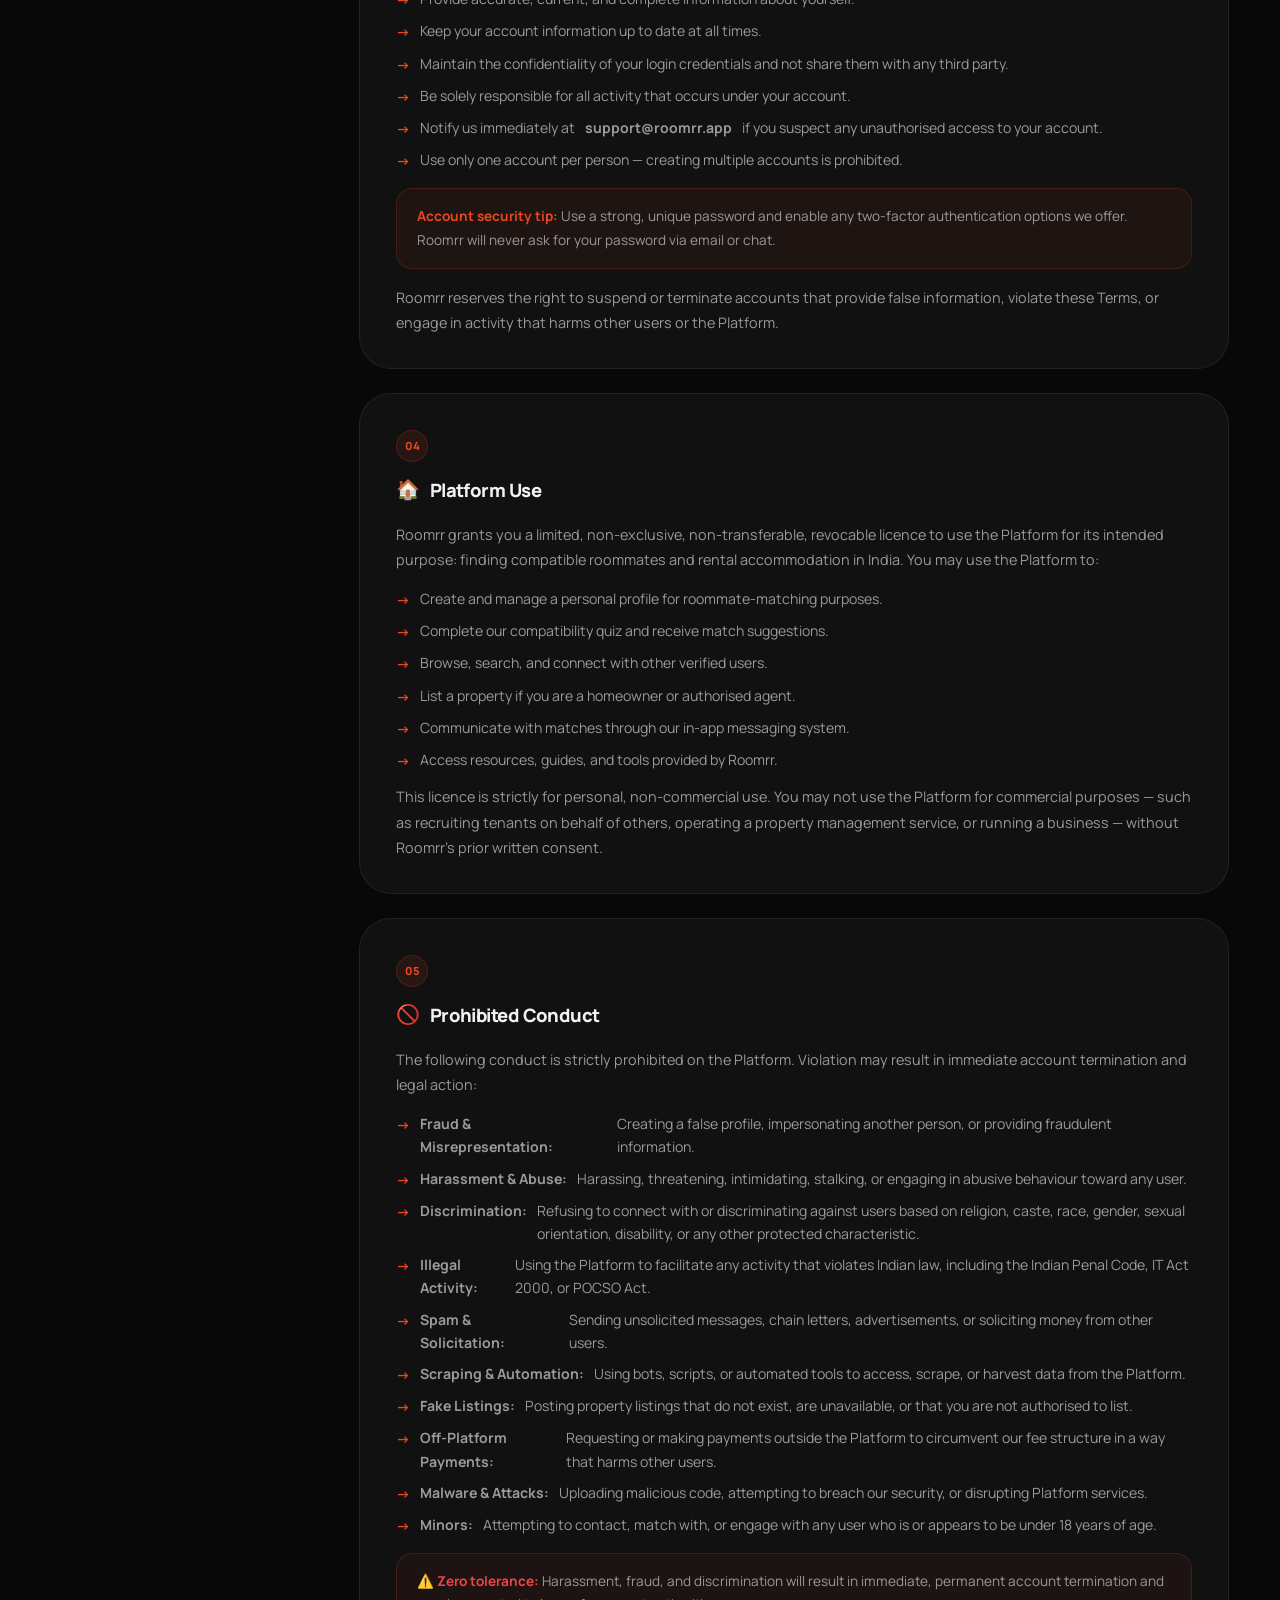
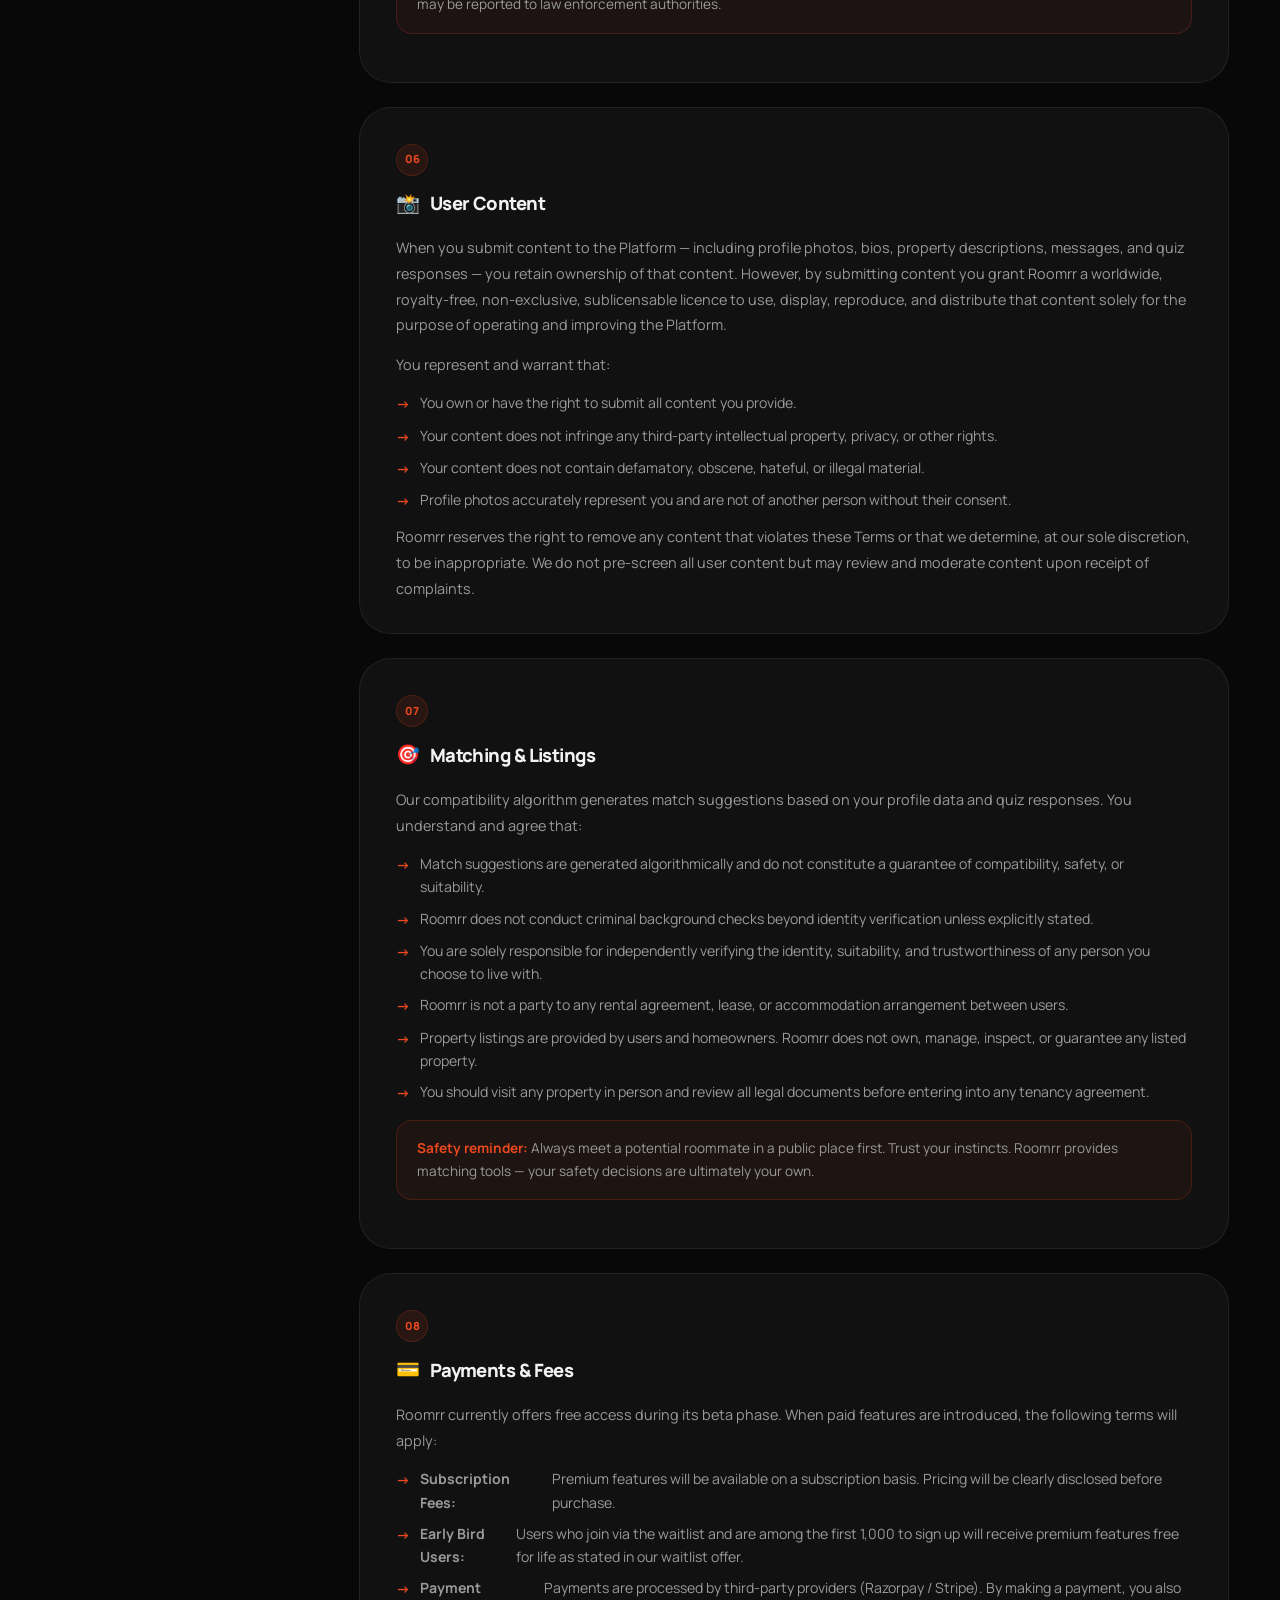
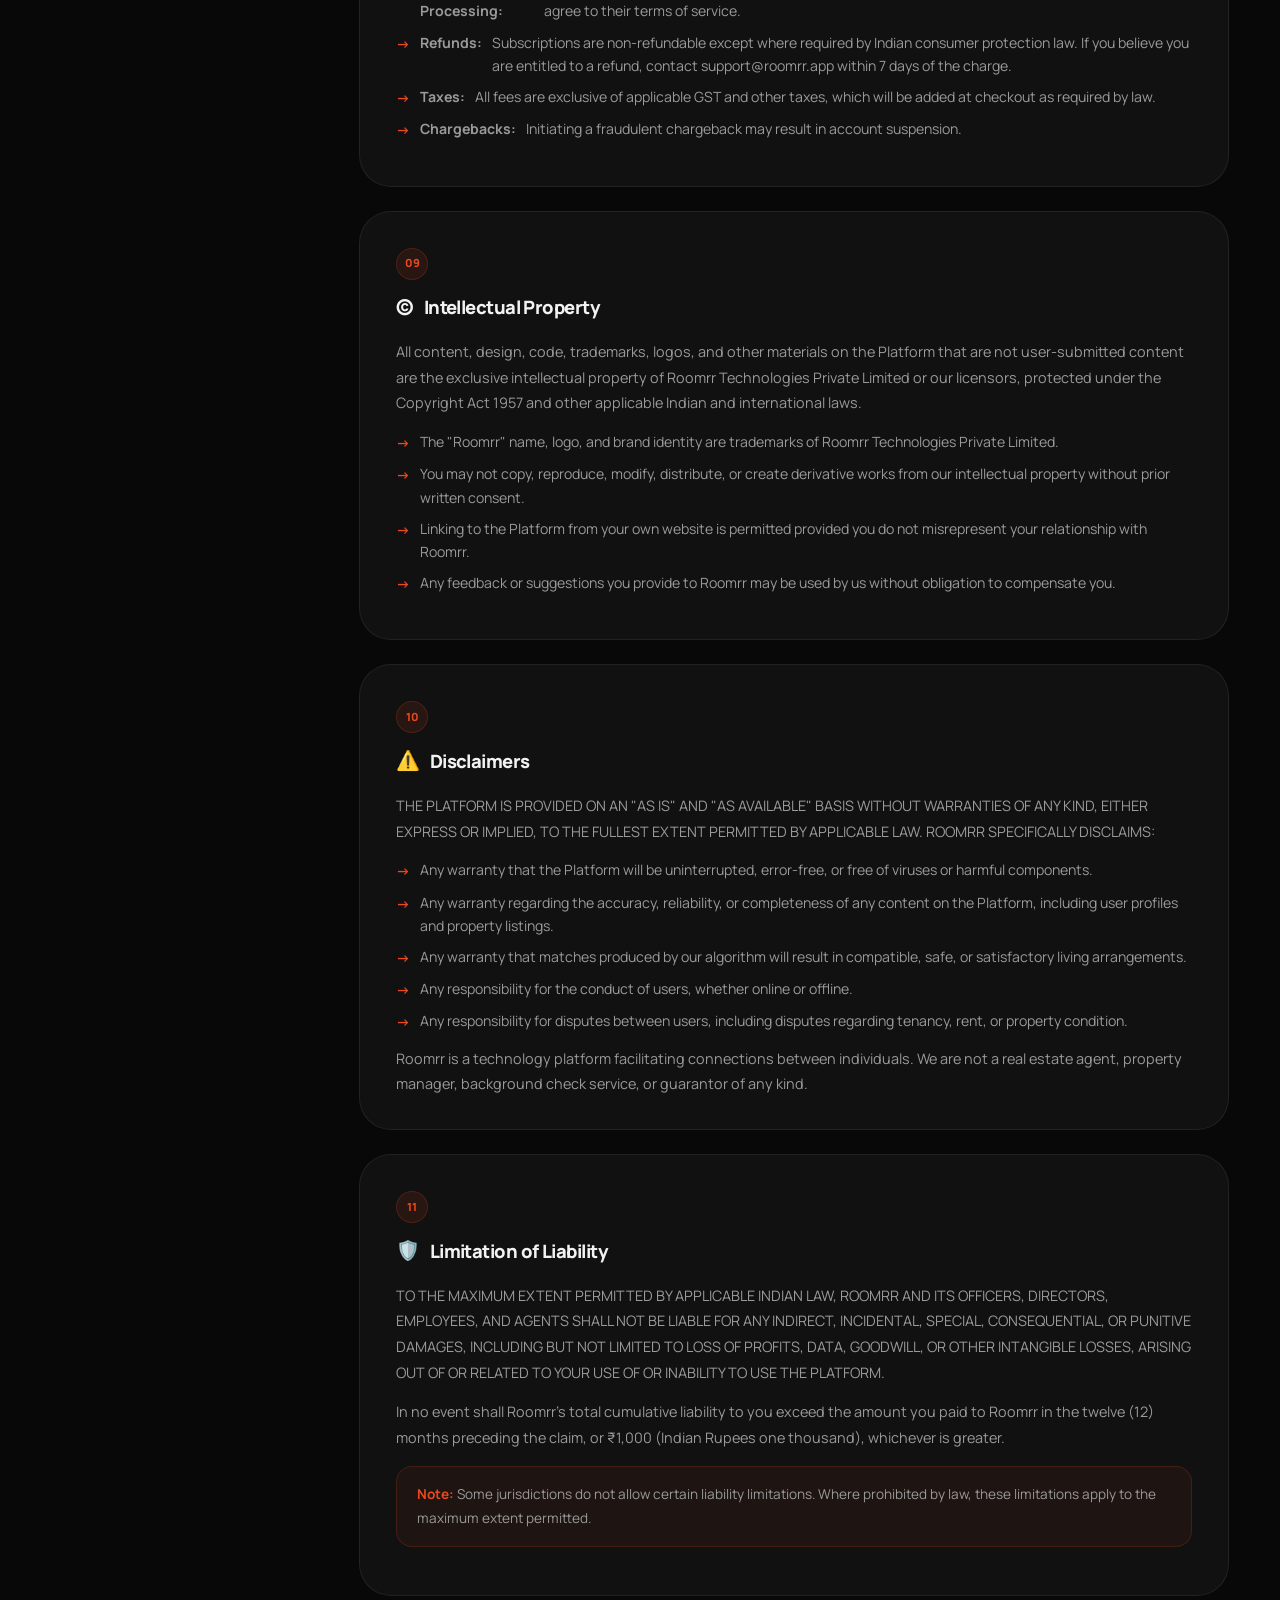
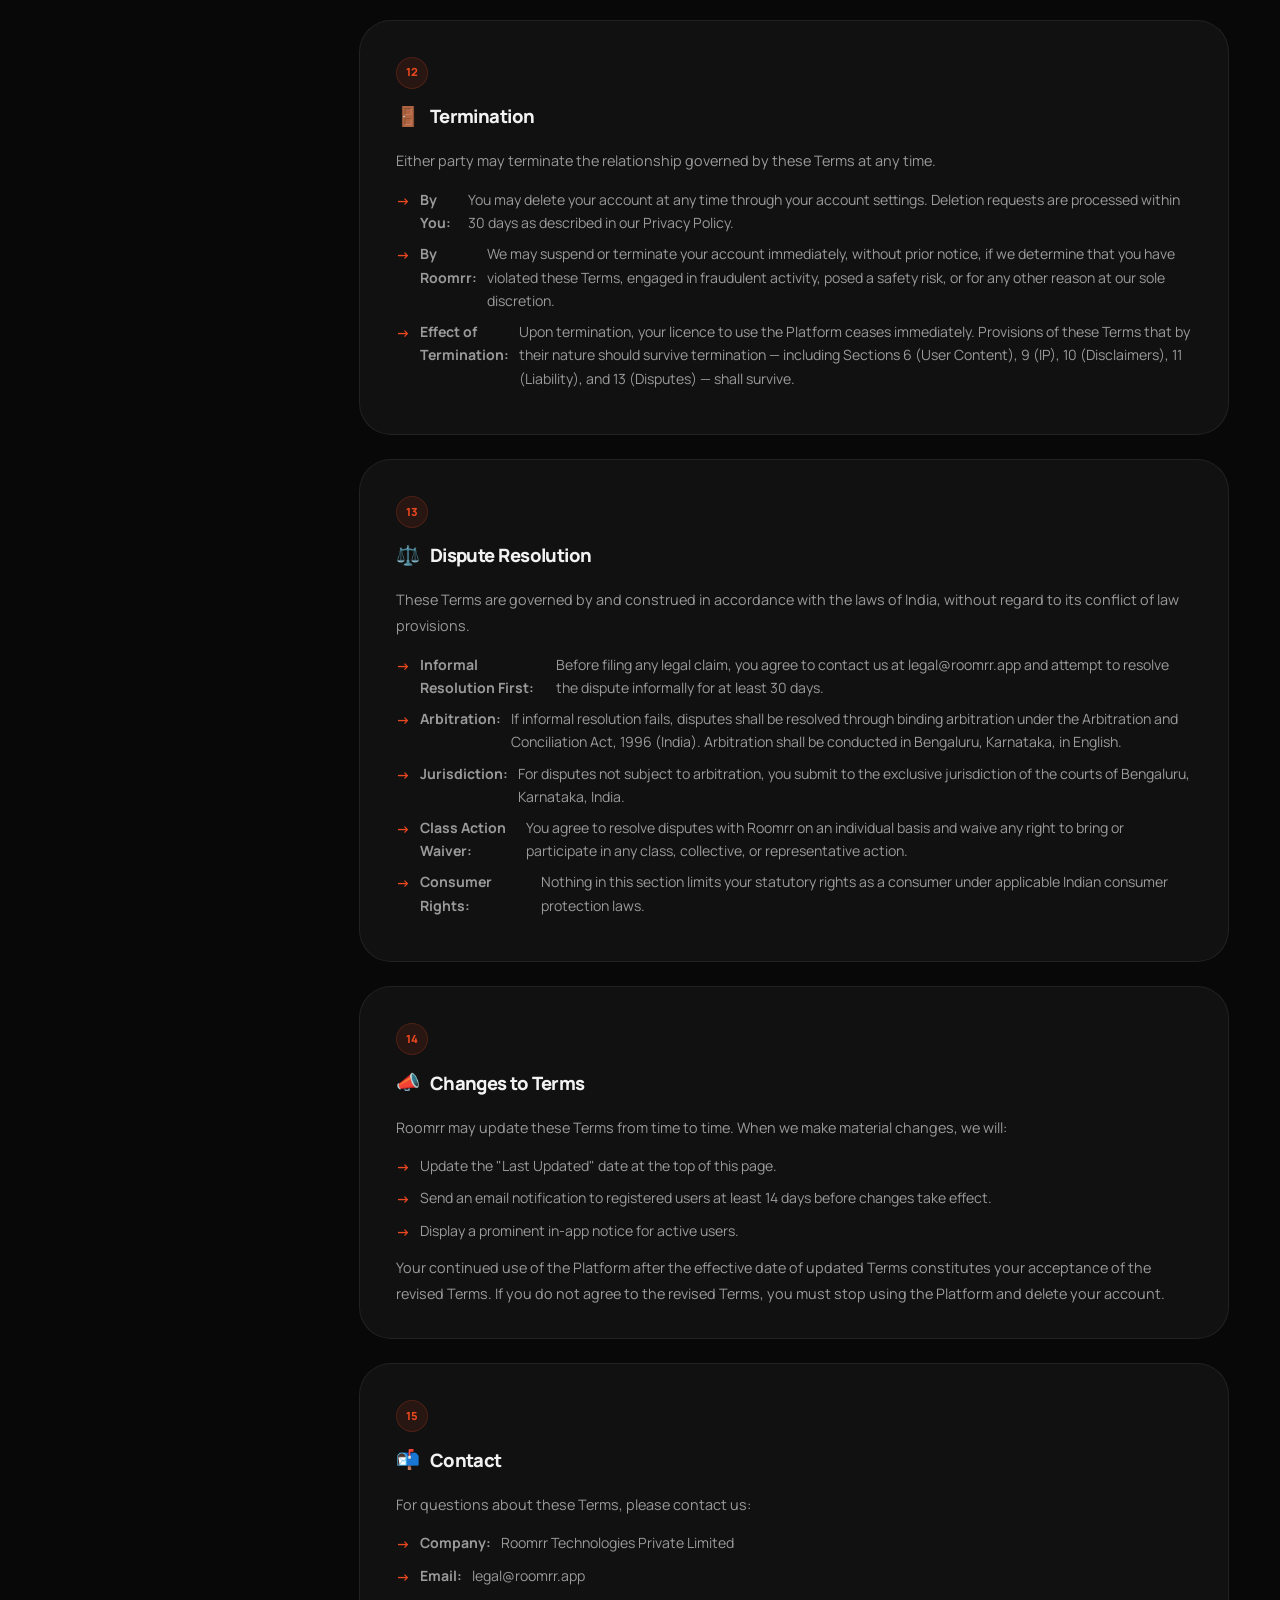
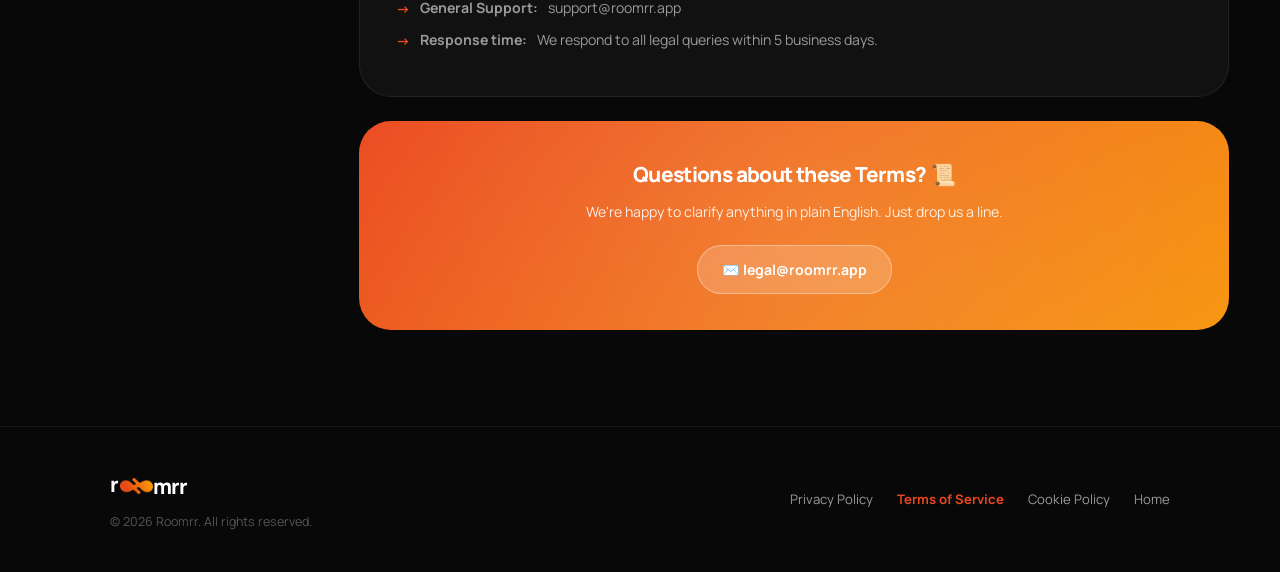
<file: terms_of_service.html>
<!DOCTYPE html>
<html lang="en" data-theme="dark">
<head>
  <meta charset="UTF-8" />
  <meta name="viewport" content="width=device-width, initial-scale=1.0" />
  <title>Terms of Service — Roomrr</title>
  <meta name="description" content="Roomrr's Terms of Service — the rules of the road for using our platform." />
  <style>
    @import url('https://fonts.googleapis.com/css2?family=Manrope:wght@200..800&display=swap');
    :root {
      --orange: #ea481e; --yellow: #f7940c; --black: #010101;
      --green: #4ade80; --red: #ef4444;
      --grad-brand: linear-gradient(135deg, var(--orange), var(--yellow));
      --grad-brand-text: linear-gradient(90deg, var(--orange), var(--yellow));
      --radius-sm: 10px; --radius-md: 16px; --radius-lg: 24px;
      --radius-xl: 32px; --radius-full: 9999px;
      --transition: 0.28s cubic-bezier(0.4,0,0.2,1);
      --transition-spring: 0.5s cubic-bezier(0.34,1.56,0.64,1);
      --font: 'Manrope', sans-serif;
    }
    [data-theme="dark"] {
      --bg: #080808; --bg-2: #0e0e0e; --bg-3: #161616; --bg-card: #111111;
      --border: rgba(255,255,255,0.07); --border-hover: rgba(255,255,255,0.16);
      --text: #f2f2f2; --text-2: #9a9a9a; --text-3: #555555;
      --nav-bg: rgba(8,8,8,0.88); --glow-orange: rgba(234,72,30,0.28);
    }
    [data-theme="light"] {
      --bg: #f9f8f6; --bg-2: #f3f2ef; --bg-3: #eceae5; --bg-card: #ffffff;
      --border: rgba(0,0,0,0.07); --border-hover: rgba(0,0,0,0.18);
      --text: #0a0a0a; --text-2: #5a5a5a; --text-3: #999999;
      --nav-bg: rgba(249,248,246,0.92); --glow-orange: rgba(234,72,30,0.12);
    }
    *,*::before,*::after{box-sizing:border-box;margin:0;padding:0;}
    html{scroll-behavior:smooth;font-size:16px;}
    body{font-family:var(--font);background:var(--bg);color:var(--text);line-height:1.65;overflow-x:hidden;transition:background .55s,color .55s;}
    a{text-decoration:none;color:inherit;} ul{list-style:none;}

    .noise-overlay{position:fixed;inset:0;z-index:99999;pointer-events:none;opacity:0.028;background-image:url("data:image/svg+xml,%3Csvg viewBox='0 0 256 256' xmlns='http://www.w3.org/2000/svg'%3E%3Cfilter id='noise'%3E%3CfeTurbulence type='fractalNoise' baseFrequency='0.85' numOctaves='4' stitchTiles='stitch'/%3E%3C/filter%3E%3Crect width='100%25' height='100%25' filter='url(%23noise)'/%3E%3C/svg%3E");background-size:180px 180px;}
    .scroll-progress{position:fixed;top:0;left:0;height:2.5px;width:0%;background:var(--grad-brand);z-index:99998;border-radius:0 2px 2px 0;transition:width .08s linear;box-shadow:0 0 8px var(--orange);}

    /* NAV */
    .navbar{position:fixed;top:0;left:0;right:0;z-index:1000;padding:1.1rem 0;transition:background var(--transition),backdrop-filter var(--transition),box-shadow var(--transition),padding var(--transition);}
    .navbar.scrolled{background:var(--nav-bg);backdrop-filter:blur(24px) saturate(180%);-webkit-backdrop-filter:blur(24px) saturate(180%);box-shadow:0 1px 0 var(--border);padding:.7rem 0;}
    .nav-inner{width:min(1200px,92%);margin:0 auto;display:flex;align-items:center;gap:2rem;}
    .nav-logo{display:inline-flex;align-items:center;gap:0;text-decoration:none;margin-right:auto;}
    .logo-letter{font-family:var(--font);font-size:1.55rem;font-weight:800;letter-spacing:-0.04em;color:#fff;line-height:1;}
    [data-theme="light"] .logo-letter{color:var(--black);}
    .logo-img{height:1.25rem;width:auto;display:block;object-fit:contain;margin-top:-1px;}
    .nav-actions{display:flex;align-items:center;gap:.9rem;}
    .theme-toggle{position:relative;cursor:pointer;}
    .theme-toggle input{position:absolute;opacity:0;width:0;height:0;}
    .toggle-track{display:flex;align-items:center;width:50px;height:26px;background:var(--bg-3);border:1px solid var(--border);border-radius:var(--radius-full);padding:2px;cursor:pointer;transition:background var(--transition);}
    .toggle-thumb{width:20px;height:20px;background:var(--grad-brand);border-radius:50%;display:flex;align-items:center;justify-content:center;font-size:.65rem;transition:transform var(--transition-spring);position:relative;overflow:hidden;}
    .toggle-icon{position:absolute;transition:opacity var(--transition),transform var(--transition);}
    .toggle-icon.moon{opacity:1;transform:scale(1);} .toggle-icon.sun{opacity:0;transform:scale(.5);}
    input:checked~.toggle-track .toggle-thumb{transform:translateX(24px);}
    input:checked~.toggle-track .toggle-icon.moon{opacity:0;transform:scale(.5);}
    input:checked~.toggle-track .toggle-icon.sun{opacity:1;transform:scale(1);}
    .btn{display:inline-flex;align-items:center;gap:8px;font-family:var(--font);font-size:.82rem;font-weight:700;padding:8px 18px;border-radius:var(--radius-full);border:none;outline:none;transition:transform var(--transition-spring),box-shadow var(--transition);white-space:nowrap;cursor:pointer;}
    .btn-primary{background:var(--grad-brand);color:#fff;box-shadow:0 2px 12px var(--glow-orange);}
    .btn-primary:hover{transform:translateY(-1px);box-shadow:0 4px 20px var(--glow-orange);}

    /* HERO */
    .policy-hero{min-height:260px;display:flex;flex-direction:column;align-items:center;justify-content:center;text-align:center;padding:9rem 5% 4rem;position:relative;overflow:hidden;}
    .policy-hero-bg{position:absolute;inset:0;pointer-events:none;z-index:0;}
    .mesh-blob{position:absolute;border-radius:50%;filter:blur(90px);}
    .blob-1{width:500px;height:500px;background:var(--orange);opacity:.1;top:-30%;left:-10%;animation:blobPulse 9s ease-in-out infinite;}
    .blob-2{width:300px;height:300px;background:var(--yellow);opacity:.07;bottom:-20%;right:10%;animation:blobPulse 11s ease-in-out infinite reverse;}
    .grid-overlay{position:absolute;inset:0;background-image:linear-gradient(var(--border) 1px,transparent 1px),linear-gradient(90deg,var(--border) 1px,transparent 1px);background-size:56px 56px;opacity:.4;mask-image:radial-gradient(ellipse 80% 80% at 50% 50%,black 40%,transparent 100%);}
    @keyframes blobPulse{0%,100%{transform:scale(1) translate(0,0);}35%{transform:scale(1.08) translate(18px,-18px);}68%{transform:scale(.94) translate(-12px,14px);}}
    .policy-hero-label{display:inline-flex;align-items:center;gap:6px;font-size:.72rem;font-weight:700;text-transform:uppercase;letter-spacing:.14em;color:var(--orange);border:1px solid rgba(234,72,30,.35);background:rgba(234,72,30,.07);padding:5px 14px;border-radius:var(--radius-full);margin-bottom:1.2rem;position:relative;z-index:1;animation:fadeUp .6s ease both;}
    .policy-hero h1{font-size:clamp(2rem,5vw,3.4rem);font-weight:800;letter-spacing:-.05em;line-height:1.08;position:relative;z-index:1;animation:fadeUp .6s .1s ease both;}
    .gradient-text{background:var(--grad-brand-text);-webkit-background-clip:text;-webkit-text-fill-color:transparent;background-clip:text;}
    .policy-hero p{font-size:.95rem;color:var(--text-2);margin-top:1rem;max-width:480px;line-height:1.7;position:relative;z-index:1;animation:fadeUp .6s .2s ease both;}
    @keyframes fadeUp{from{opacity:0;transform:translateY(24px);}to{opacity:1;transform:translateY(0);}}

    /* LAYOUT */
    .policy-layout{width:min(1200px,92%);margin:0 auto;display:grid;grid-template-columns:260px 1fr;gap:3rem;padding:3rem 0 6rem;align-items:start;}

    /* TOC */
    .toc{position:sticky;top:100px;background:var(--bg-card);border:1px solid var(--border);border-radius:var(--radius-xl);padding:24px;overflow:hidden;}
    .toc::before{content:'';position:absolute;top:0;left:0;right:0;height:3px;background:var(--grad-brand);}
    .toc-title{font-size:.68rem;font-weight:800;text-transform:uppercase;letter-spacing:.14em;color:var(--text-3);margin-bottom:1rem;}
    .toc ul{display:flex;flex-direction:column;gap:2px;}
    .toc a{display:block;font-size:.82rem;font-weight:500;color:var(--text-2);padding:7px 10px;border-radius:var(--radius-sm);transition:background var(--transition),color var(--transition),padding-left var(--transition);border-left:2px solid transparent;}
    .toc a:hover,.toc a.active{background:rgba(234,72,30,.07);color:var(--orange);border-left-color:var(--orange);padding-left:14px;}
    .toc-footer{margin-top:1.4rem;padding-top:1rem;border-top:1px solid var(--border);font-size:.74rem;color:var(--text-3);line-height:1.5;}

    /* CONTENT */
    .policy-content{min-width:0;}
    .info-bar{display:flex;flex-wrap:wrap;gap:1rem;background:var(--bg-card);border:1px solid var(--border);border-radius:var(--radius-lg);padding:18px 22px;margin-bottom:2.5rem;font-size:.82rem;color:var(--text-2);}
    .info-chip{display:flex;align-items:center;gap:6px;font-weight:600;}
    .info-chip span:first-child{font-size:1rem;}

    .policy-section{background:var(--bg-card);border:1px solid var(--border);border-radius:var(--radius-xl);padding:36px 36px 32px;margin-bottom:1.5rem;position:relative;overflow:hidden;transition:border-color var(--transition),box-shadow var(--transition);}
    .policy-section:hover{border-color:var(--border-hover);box-shadow:0 8px 32px rgba(0,0,0,.1);}
    .policy-section::before{content:'';position:absolute;top:0;left:0;width:3px;bottom:0;background:var(--grad-brand);border-radius:0 2px 2px 0;opacity:0;transition:opacity var(--transition);}
    .policy-section:hover::before{opacity:1;}
    .section-num{display:inline-flex;align-items:center;justify-content:center;width:32px;height:32px;border-radius:50%;background:rgba(234,72,30,.1);border:1px solid rgba(234,72,30,.2);font-size:.7rem;font-weight:800;color:var(--orange);margin-bottom:12px;}
    .policy-section h2{font-size:1.15rem;font-weight:800;letter-spacing:-.03em;margin-bottom:16px;display:flex;align-items:center;gap:10px;}
    .section-icon{font-size:1.2rem;}
    .policy-section p{font-size:.9rem;color:var(--text-2);line-height:1.78;margin-bottom:14px;}
    .policy-section p:last-child{margin-bottom:0;}
    .policy-list{list-style:none;display:flex;flex-direction:column;gap:8px;margin:12px 0;padding-left:0;}
    .policy-list li{display:flex;align-items:flex-start;gap:10px;font-size:.88rem;color:var(--text-2);line-height:1.65;}
    .policy-list li::before{content:'→';color:var(--orange);font-weight:700;flex-shrink:0;margin-top:1px;}
    .highlight-box{background:rgba(234,72,30,.06);border:1px solid rgba(234,72,30,.2);border-radius:var(--radius-md);padding:16px 20px;margin:16px 0;font-size:.85rem;color:var(--text-2);line-height:1.7;}
    .highlight-box strong{color:var(--orange);}
    .green-box{background:rgba(74,222,128,.05);border:1px solid rgba(74,222,128,.2);border-radius:var(--radius-md);padding:16px 20px;margin:16px 0;font-size:.85rem;color:var(--text-2);line-height:1.7;}
    .green-box strong{color:var(--green);}
    .red-box{background:rgba(239,68,68,.05);border:1px solid rgba(239,68,68,.2);border-radius:var(--radius-md);padding:16px 20px;margin:16px 0;font-size:.85rem;color:var(--text-2);line-height:1.7;}
    .red-box strong{color:var(--red);}

    /* CONTACT CARD */
    .contact-card{background:var(--grad-brand);border-radius:var(--radius-xl);padding:36px;text-align:center;color:#fff;margin-top:1.5rem;position:relative;overflow:hidden;}
    .contact-card::before{content:'';position:absolute;inset:-40%;background:radial-gradient(circle,rgba(255,255,255,.12),transparent 70%);pointer-events:none;}
    .contact-card h3{font-size:1.3rem;font-weight:800;letter-spacing:-.03em;margin-bottom:8px;position:relative;z-index:1;}
    .contact-card p{font-size:.88rem;opacity:.88;margin-bottom:1.4rem;position:relative;z-index:1;}
    .contact-card a{display:inline-flex;align-items:center;gap:8px;background:rgba(255,255,255,.18);border:1.5px solid rgba(255,255,255,.35);color:#fff;font-weight:700;font-size:.88rem;padding:12px 24px;border-radius:var(--radius-full);transition:background var(--transition),transform var(--transition-spring);position:relative;z-index:1;}
    .contact-card a:hover{background:rgba(255,255,255,.28);transform:translateY(-2px);}

    /* FOOTER */
    .footer{background:var(--bg);border-top:1px solid var(--border);padding:2.5rem 5%;}
    .footer-inner{width:min(1200px,92%);margin:0 auto;display:flex;justify-content:space-between;align-items:center;flex-wrap:wrap;gap:1rem;}
    .footer-logo-wrap{display:flex;align-items:center;gap:0;}
    .footer-logo-letter{font-family:var(--font);font-size:1.3rem;font-weight:800;letter-spacing:-.04em;color:#fff;}
    [data-theme="light"] .footer-logo-letter{color:var(--black);}
    .footer-logo-img{height:1rem;width:auto;display:block;object-fit:contain;margin-top:-1px;}
    .footer-copy{font-size:.78rem;color:var(--text-3);}
    .footer-links-row{display:flex;gap:1.5rem;}
    .footer-links-row a{font-size:.82rem;color:var(--text-2);transition:color var(--transition);}
    .footer-links-row a:hover{color:var(--orange);}
    .footer-links-row a.active{color:var(--orange);font-weight:700;}
    .back-to-top{position:fixed;bottom:2rem;right:2rem;width:48px;height:48px;border-radius:50%;background:var(--grad-brand);color:#fff;border:none;display:flex;align-items:center;justify-content:center;box-shadow:0 4px 20px rgba(234,72,30,.28);z-index:9000;cursor:pointer;opacity:0;visibility:hidden;transform:translateY(12px);transition:opacity .28s,visibility .28s,transform .5s cubic-bezier(.34,1.56,.64,1),box-shadow .28s;}
    .back-to-top.visible{opacity:1;visibility:visible;transform:translateY(0);}
    .back-to-top:hover{box-shadow:0 8px 32px rgba(234,72,30,.4);transform:translateY(-3px);}
    @media(max-width:900px){.policy-layout{grid-template-columns:1fr;}.toc{position:static;}}
    @media(max-width:600px){.policy-section{padding:24px 20px;}.policy-hero{padding:8rem 5% 3rem;}.footer-inner{flex-direction:column;align-items:flex-start;gap:.7rem;}.footer-links-row{flex-wrap:wrap;gap:1rem;}}
  </style>
</head>
<body>
  <div class="noise-overlay" aria-hidden="true"></div>
  <div class="scroll-progress" id="scrollProgress"></div>

  <nav class="navbar" id="navbar">
    <div class="nav-inner">
      <a href="index.html" class="nav-logo" aria-label="Roomrr home">
        <span class="logo-letter" style="margin-right:2px;margin-bottom:4px">r</span>
        <img src="logo.png" class="logo-img" alt="" aria-hidden="true" />
        <span class="logo-letter">mrr</span>
      </a>
      <div class="nav-actions">
        <label class="theme-toggle" aria-label="Toggle dark/light mode">
          <input type="checkbox" id="themeToggle" />
          <span class="toggle-track"><span class="toggle-thumb"><span class="toggle-icon moon">🌙</span><span class="toggle-icon sun">☀️</span></span></span>
        </label>
        <a href="index.html#waitlist" class="btn btn-primary"><span>Get Early Access</span><span>↗</span></a>
      </div>
    </div>
  </nav>

  <section class="policy-hero">
    <div class="policy-hero-bg">
      <div class="mesh-blob blob-1"></div>
      <div class="mesh-blob blob-2"></div>
      <div class="grid-overlay"></div>
    </div>
    <div class="policy-hero-label">📜 Legal</div>
    <h1>Terms of <span class="gradient-text">Service</span></h1>
    <p>By using Roomrr, you agree to these terms. We've written them in plain language so you actually know what you're agreeing to.</p>
  </section>

  <main class="policy-layout">
    <aside class="toc" aria-label="Table of contents">
      <div class="toc-title">On this page</div>
      <ul>
        <li><a href="#acceptance" class="toc-link">1. Acceptance of Terms</a></li>
        <li><a href="#eligibility" class="toc-link">2. Eligibility</a></li>
        <li><a href="#account" class="toc-link">3. Your Account</a></li>
        <li><a href="#platform-use" class="toc-link">4. Platform Use</a></li>
        <li><a href="#prohibited" class="toc-link">5. Prohibited Conduct</a></li>
        <li><a href="#content" class="toc-link">6. User Content</a></li>
        <li><a href="#matching" class="toc-link">7. Matching & Listings</a></li>
        <li><a href="#payments" class="toc-link">8. Payments & Fees</a></li>
        <li><a href="#ip" class="toc-link">9. Intellectual Property</a></li>
        <li><a href="#disclaimer" class="toc-link">10. Disclaimers</a></li>
        <li><a href="#liability" class="toc-link">11. Limitation of Liability</a></li>
        <li><a href="#termination" class="toc-link">12. Termination</a></li>
        <li><a href="#disputes" class="toc-link">13. Dispute Resolution</a></li>
        <li><a href="#changes" class="toc-link">14. Changes to Terms</a></li>
        <li><a href="#contact" class="toc-link">15. Contact</a></li>
      </ul>
      <div class="toc-footer"><strong>Last updated:</strong><br/>April 11, 2026<br/><br/><strong>Governing law:</strong><br/>India</div>
    </aside>

    <div class="policy-content">
      <div class="info-bar">
        <div class="info-chip"><span>📅</span><span>Effective: April 11, 2026</span></div>
        <div class="info-chip"><span>🇮🇳</span><span>Indian law governs</span></div>
        <div class="info-chip"><span>⚖️</span><span>IT Act 2000 compliant</span></div>
        <div class="info-chip"><span>✉️</span><span>legal@roomrr.app</span></div>
      </div>

      <section class="policy-section" id="acceptance">
        <div class="section-num">01</div>
        <h2><span class="section-icon">✅</span> Acceptance of Terms</h2>
        <p>Welcome to <strong>Roomrr</strong>, operated by Roomrr Technologies Private Limited ("Roomrr," "we," "our," or "us"). These Terms of Service ("Terms") constitute a legally binding agreement between you and Roomrr governing your access to and use of our website, mobile application, and related services (collectively, the "Platform").</p>
        <p>By registering for an account, accessing, or using the Platform in any way, you acknowledge that you have read, understood, and agree to be bound by these Terms and our Privacy Policy, which is incorporated herein by reference.</p>
        <div class="highlight-box"><strong>If you do not agree to these Terms, you must not use the Platform.</strong> Please read these Terms carefully before proceeding.</div>
      </section>

      <section class="policy-section" id="eligibility">
        <div class="section-num">02</div>
        <h2><span class="section-icon">🪪</span> Eligibility</h2>
        <p>To use Roomrr, you must meet all of the following eligibility requirements:</p>
        <ul class="policy-list">
          <li>You must be at least <strong>18 years of age</strong>.</li>
          <li>You must be a resident of India or have a valid Indian address for property-related interactions.</li>
          <li>You must have the legal capacity to enter into a binding contract.</li>
          <li>You must not have been previously suspended or banned from the Platform.</li>
          <li>You must not be prohibited from using the Platform under any applicable law.</li>
        </ul>
        <p>By using the Platform, you represent and warrant that you meet all eligibility requirements. Roomrr reserves the right to verify your eligibility at any time and to refuse or revoke access if requirements are not met.</p>
      </section>

      <section class="policy-section" id="account">
        <div class="section-num">03</div>
        <h2><span class="section-icon">👤</span> Your Account</h2>
        <p>To access most features of the Platform, you must create an account. When registering, you agree to:</p>
        <ul class="policy-list">
          <li>Provide accurate, current, and complete information about yourself.</li>
          <li>Keep your account information up to date at all times.</li>
          <li>Maintain the confidentiality of your login credentials and not share them with any third party.</li>
          <li>Be solely responsible for all activity that occurs under your account.</li>
          <li>Notify us immediately at <strong>support@roomrr.app</strong> if you suspect any unauthorised access to your account.</li>
          <li>Use only one account per person — creating multiple accounts is prohibited.</li>
        </ul>
        <div class="highlight-box"><strong>Account security tip:</strong> Use a strong, unique password and enable any two-factor authentication options we offer. Roomrr will never ask for your password via email or chat.</div>
        <p>Roomrr reserves the right to suspend or terminate accounts that provide false information, violate these Terms, or engage in activity that harms other users or the Platform.</p>
      </section>

      <section class="policy-section" id="platform-use">
        <div class="section-num">04</div>
        <h2><span class="section-icon">🏠</span> Platform Use</h2>
        <p>Roomrr grants you a limited, non-exclusive, non-transferable, revocable licence to use the Platform for its intended purpose: finding compatible roommates and rental accommodation in India. You may use the Platform to:</p>
        <ul class="policy-list">
          <li>Create and manage a personal profile for roommate-matching purposes.</li>
          <li>Complete our compatibility quiz and receive match suggestions.</li>
          <li>Browse, search, and connect with other verified users.</li>
          <li>List a property if you are a homeowner or authorised agent.</li>
          <li>Communicate with matches through our in-app messaging system.</li>
          <li>Access resources, guides, and tools provided by Roomrr.</li>
        </ul>
        <p>This licence is strictly for personal, non-commercial use. You may not use the Platform for commercial purposes — such as recruiting tenants on behalf of others, operating a property management service, or running a business — without Roomrr's prior written consent.</p>
      </section>

      <section class="policy-section" id="prohibited">
        <div class="section-num">05</div>
        <h2><span class="section-icon">🚫</span> Prohibited Conduct</h2>
        <p>The following conduct is strictly prohibited on the Platform. Violation may result in immediate account termination and legal action:</p>
        <ul class="policy-list">
          <li><strong>Fraud & Misrepresentation:</strong> Creating a false profile, impersonating another person, or providing fraudulent information.</li>
          <li><strong>Harassment & Abuse:</strong> Harassing, threatening, intimidating, stalking, or engaging in abusive behaviour toward any user.</li>
          <li><strong>Discrimination:</strong> Refusing to connect with or discriminating against users based on religion, caste, race, gender, sexual orientation, disability, or any other protected characteristic.</li>
          <li><strong>Illegal Activity:</strong> Using the Platform to facilitate any activity that violates Indian law, including the Indian Penal Code, IT Act 2000, or POCSO Act.</li>
          <li><strong>Spam & Solicitation:</strong> Sending unsolicited messages, chain letters, advertisements, or soliciting money from other users.</li>
          <li><strong>Scraping & Automation:</strong> Using bots, scripts, or automated tools to access, scrape, or harvest data from the Platform.</li>
          <li><strong>Fake Listings:</strong> Posting property listings that do not exist, are unavailable, or that you are not authorised to list.</li>
          <li><strong>Off-Platform Payments:</strong> Requesting or making payments outside the Platform to circumvent our fee structure in a way that harms other users.</li>
          <li><strong>Malware & Attacks:</strong> Uploading malicious code, attempting to breach our security, or disrupting Platform services.</li>
          <li><strong>Minors:</strong> Attempting to contact, match with, or engage with any user who is or appears to be under 18 years of age.</li>
        </ul>
        <div class="red-box"><strong>⚠️ Zero tolerance:</strong> Harassment, fraud, and discrimination will result in immediate, permanent account termination and may be reported to law enforcement authorities.</div>
      </section>

      <section class="policy-section" id="content">
        <div class="section-num">06</div>
        <h2><span class="section-icon">📸</span> User Content</h2>
        <p>When you submit content to the Platform — including profile photos, bios, property descriptions, messages, and quiz responses — you retain ownership of that content. However, by submitting content you grant Roomrr a worldwide, royalty-free, non-exclusive, sublicensable licence to use, display, reproduce, and distribute that content solely for the purpose of operating and improving the Platform.</p>
        <p>You represent and warrant that:</p>
        <ul class="policy-list">
          <li>You own or have the right to submit all content you provide.</li>
          <li>Your content does not infringe any third-party intellectual property, privacy, or other rights.</li>
          <li>Your content does not contain defamatory, obscene, hateful, or illegal material.</li>
          <li>Profile photos accurately represent you and are not of another person without their consent.</li>
        </ul>
        <p>Roomrr reserves the right to remove any content that violates these Terms or that we determine, at our sole discretion, to be inappropriate. We do not pre-screen all user content but may review and moderate content upon receipt of complaints.</p>
      </section>

      <section class="policy-section" id="matching">
        <div class="section-num">07</div>
        <h2><span class="section-icon">🎯</span> Matching & Listings</h2>
        <p>Our compatibility algorithm generates match suggestions based on your profile data and quiz responses. You understand and agree that:</p>
        <ul class="policy-list">
          <li>Match suggestions are generated algorithmically and do not constitute a guarantee of compatibility, safety, or suitability.</li>
          <li>Roomrr does not conduct criminal background checks beyond identity verification unless explicitly stated.</li>
          <li>You are solely responsible for independently verifying the identity, suitability, and trustworthiness of any person you choose to live with.</li>
          <li>Roomrr is not a party to any rental agreement, lease, or accommodation arrangement between users.</li>
          <li>Property listings are provided by users and homeowners. Roomrr does not own, manage, inspect, or guarantee any listed property.</li>
          <li>You should visit any property in person and review all legal documents before entering into any tenancy agreement.</li>
        </ul>
        <div class="highlight-box"><strong>Safety reminder:</strong> Always meet a potential roommate in a public place first. Trust your instincts. Roomrr provides matching tools — your safety decisions are ultimately your own.</div>
      </section>

      <section class="policy-section" id="payments">
        <div class="section-num">08</div>
        <h2><span class="section-icon">💳</span> Payments & Fees</h2>
        <p>Roomrr currently offers free access during its beta phase. When paid features are introduced, the following terms will apply:</p>
        <ul class="policy-list">
          <li><strong>Subscription Fees:</strong> Premium features will be available on a subscription basis. Pricing will be clearly disclosed before purchase.</li>
          <li><strong>Early Bird Users:</strong> Users who join via the waitlist and are among the first 1,000 to sign up will receive premium features free for life as stated in our waitlist offer.</li>
          <li><strong>Payment Processing:</strong> Payments are processed by third-party providers (Razorpay / Stripe). By making a payment, you also agree to their terms of service.</li>
          <li><strong>Refunds:</strong> Subscriptions are non-refundable except where required by Indian consumer protection law. If you believe you are entitled to a refund, contact support@roomrr.app within 7 days of the charge.</li>
          <li><strong>Taxes:</strong> All fees are exclusive of applicable GST and other taxes, which will be added at checkout as required by law.</li>
          <li><strong>Chargebacks:</strong> Initiating a fraudulent chargeback may result in account suspension.</li>
        </ul>
      </section>

      <section class="policy-section" id="ip">
        <div class="section-num">09</div>
        <h2><span class="section-icon">©️</span> Intellectual Property</h2>
        <p>All content, design, code, trademarks, logos, and other materials on the Platform that are not user-submitted content are the exclusive intellectual property of Roomrr Technologies Private Limited or our licensors, protected under the Copyright Act 1957 and other applicable Indian and international laws.</p>
        <ul class="policy-list">
          <li>The "Roomrr" name, logo, and brand identity are trademarks of Roomrr Technologies Private Limited.</li>
          <li>You may not copy, reproduce, modify, distribute, or create derivative works from our intellectual property without prior written consent.</li>
          <li>Linking to the Platform from your own website is permitted provided you do not misrepresent your relationship with Roomrr.</li>
          <li>Any feedback or suggestions you provide to Roomrr may be used by us without obligation to compensate you.</li>
        </ul>
      </section>

      <section class="policy-section" id="disclaimer">
        <div class="section-num">10</div>
        <h2><span class="section-icon">⚠️</span> Disclaimers</h2>
        <p>THE PLATFORM IS PROVIDED ON AN "AS IS" AND "AS AVAILABLE" BASIS WITHOUT WARRANTIES OF ANY KIND, EITHER EXPRESS OR IMPLIED, TO THE FULLEST EXTENT PERMITTED BY APPLICABLE LAW. ROOMRR SPECIFICALLY DISCLAIMS:</p>
        <ul class="policy-list">
          <li>Any warranty that the Platform will be uninterrupted, error-free, or free of viruses or harmful components.</li>
          <li>Any warranty regarding the accuracy, reliability, or completeness of any content on the Platform, including user profiles and property listings.</li>
          <li>Any warranty that matches produced by our algorithm will result in compatible, safe, or satisfactory living arrangements.</li>
          <li>Any responsibility for the conduct of users, whether online or offline.</li>
          <li>Any responsibility for disputes between users, including disputes regarding tenancy, rent, or property condition.</li>
        </ul>
        <p>Roomrr is a technology platform facilitating connections between individuals. We are not a real estate agent, property manager, background check service, or guarantor of any kind.</p>
      </section>

      <section class="policy-section" id="liability">
        <div class="section-num">11</div>
        <h2><span class="section-icon">🛡️</span> Limitation of Liability</h2>
        <p>TO THE MAXIMUM EXTENT PERMITTED BY APPLICABLE INDIAN LAW, ROOMRR AND ITS OFFICERS, DIRECTORS, EMPLOYEES, AND AGENTS SHALL NOT BE LIABLE FOR ANY INDIRECT, INCIDENTAL, SPECIAL, CONSEQUENTIAL, OR PUNITIVE DAMAGES, INCLUDING BUT NOT LIMITED TO LOSS OF PROFITS, DATA, GOODWILL, OR OTHER INTANGIBLE LOSSES, ARISING OUT OF OR RELATED TO YOUR USE OF OR INABILITY TO USE THE PLATFORM.</p>
        <p>In no event shall Roomrr's total cumulative liability to you exceed the amount you paid to Roomrr in the twelve (12) months preceding the claim, or ₹1,000 (Indian Rupees one thousand), whichever is greater.</p>
        <div class="highlight-box"><strong>Note:</strong> Some jurisdictions do not allow certain liability limitations. Where prohibited by law, these limitations apply to the maximum extent permitted.</div>
      </section>

      <section class="policy-section" id="termination">
        <div class="section-num">12</div>
        <h2><span class="section-icon">🚪</span> Termination</h2>
        <p>Either party may terminate the relationship governed by these Terms at any time.</p>
        <ul class="policy-list">
          <li><strong>By You:</strong> You may delete your account at any time through your account settings. Deletion requests are processed within 30 days as described in our Privacy Policy.</li>
          <li><strong>By Roomrr:</strong> We may suspend or terminate your account immediately, without prior notice, if we determine that you have violated these Terms, engaged in fraudulent activity, posed a safety risk, or for any other reason at our sole discretion.</li>
          <li><strong>Effect of Termination:</strong> Upon termination, your licence to use the Platform ceases immediately. Provisions of these Terms that by their nature should survive termination — including Sections 6 (User Content), 9 (IP), 10 (Disclaimers), 11 (Liability), and 13 (Disputes) — shall survive.</li>
        </ul>
      </section>

      <section class="policy-section" id="disputes">
        <div class="section-num">13</div>
        <h2><span class="section-icon">⚖️</span> Dispute Resolution</h2>
        <p>These Terms are governed by and construed in accordance with the laws of India, without regard to its conflict of law provisions.</p>
        <ul class="policy-list">
          <li><strong>Informal Resolution First:</strong> Before filing any legal claim, you agree to contact us at legal@roomrr.app and attempt to resolve the dispute informally for at least 30 days.</li>
          <li><strong>Arbitration:</strong> If informal resolution fails, disputes shall be resolved through binding arbitration under the Arbitration and Conciliation Act, 1996 (India). Arbitration shall be conducted in Bengaluru, Karnataka, in English.</li>
          <li><strong>Jurisdiction:</strong> For disputes not subject to arbitration, you submit to the exclusive jurisdiction of the courts of Bengaluru, Karnataka, India.</li>
          <li><strong>Class Action Waiver:</strong> You agree to resolve disputes with Roomrr on an individual basis and waive any right to bring or participate in any class, collective, or representative action.</li>
          <li><strong>Consumer Rights:</strong> Nothing in this section limits your statutory rights as a consumer under applicable Indian consumer protection laws.</li>
        </ul>
      </section>

      <section class="policy-section" id="changes">
        <div class="section-num">14</div>
        <h2><span class="section-icon">📣</span> Changes to Terms</h2>
        <p>Roomrr may update these Terms from time to time. When we make material changes, we will:</p>
        <ul class="policy-list">
          <li>Update the "Last Updated" date at the top of this page.</li>
          <li>Send an email notification to registered users at least 14 days before changes take effect.</li>
          <li>Display a prominent in-app notice for active users.</li>
        </ul>
        <p>Your continued use of the Platform after the effective date of updated Terms constitutes your acceptance of the revised Terms. If you do not agree to the revised Terms, you must stop using the Platform and delete your account.</p>
      </section>

      <section class="policy-section" id="contact">
        <div class="section-num">15</div>
        <h2><span class="section-icon">📬</span> Contact</h2>
        <p>For questions about these Terms, please contact us:</p>
        <ul class="policy-list">
          <li><strong>Company:</strong> Roomrr Technologies Private Limited</li>
          <li><strong>Email:</strong> legal@roomrr.app</li>
          <li><strong>General Support:</strong> support@roomrr.app</li>
          <li><strong>Response time:</strong> We respond to all legal queries within 5 business days.</li>
        </ul>
      </section>

      <div class="contact-card">
        <h3>Questions about these Terms? 📜</h3>
        <p>We're happy to clarify anything in plain English. Just drop us a line.</p>
        <a href="mailto:legal@roomrr.app">✉️ legal@roomrr.app</a>
      </div>
    </div>
  </main>

  <footer class="footer">
    <div class="footer-inner">
      <div>
        <div class="footer-logo-wrap">
          <span class="footer-logo-letter" style="margin-right:2px;margin-bottom:4px">r</span>
          <img src="logo.png" class="footer-logo-img" alt="" aria-hidden="true" />
          <span class="footer-logo-letter">mrr</span>
        </div>
        <div class="footer-copy" style="margin-top:6px;">© 2026 Roomrr. All rights reserved.</div>
      </div>
      <nav class="footer-links-row" aria-label="Legal links">
        <a href="privacy_policy.html">Privacy Policy</a>
        <a href="terms_of_service.html" class="active">Terms of Service</a>
        <a href="cookies.html">Cookie Policy</a>
        <a href="index.html">Home</a>
      </nav>
    </div>
  </footer>

  <button class="back-to-top" id="backToTop" aria-label="Back to top">
    <svg width="20" height="20" viewBox="0 0 20 20" fill="none"><path d="M10 15V5M10 5L5 10M10 5L15 10" stroke="currentColor" stroke-width="2.2" stroke-linecap="round" stroke-linejoin="round"/></svg>
  </button>

  <script>
    (function(){var t=document.getElementById('themeToggle'),h=document.documentElement,s=localStorage.getItem('roomr-theme')||'dark';h.setAttribute('data-theme',s);if(t)t.checked=(s==='light');if(t)t.addEventListener('change',function(){var n=t.checked?'light':'dark';h.setAttribute('data-theme',n);localStorage.setItem('roomr-theme',n);});})();
    (function(){var nb=document.getElementById('navbar');window.addEventListener('scroll',function(){if(nb)nb.classList.toggle('scrolled',window.scrollY>60);},{passive:true});})();
    (function(){var bar=document.getElementById('scrollProgress');window.addEventListener('scroll',function(){var sc=document.documentElement.scrollHeight-window.innerHeight;bar.style.width=(sc>0?(window.scrollY/sc)*100:0)+'%';},{passive:true});})();
    (function(){var btt=document.getElementById('backToTop');window.addEventListener('scroll',function(){btt.classList.toggle('visible',window.scrollY>400);},{passive:true});btt.addEventListener('click',function(){window.scrollTo({top:0,behavior:'smooth'});});})();
    (function(){var links=document.querySelectorAll('.toc-link'),sections=Array.from(document.querySelectorAll('.policy-section'));window.addEventListener('scroll',function(){var y=window.scrollY+120,cur='';sections.forEach(function(s){if(s.offsetTop<=y)cur=s.id;});links.forEach(function(l){l.classList.toggle('active',l.getAttribute('href')==='#'+cur);});},{passive:true});})();
  </script>
</body>
</html>
</file>
